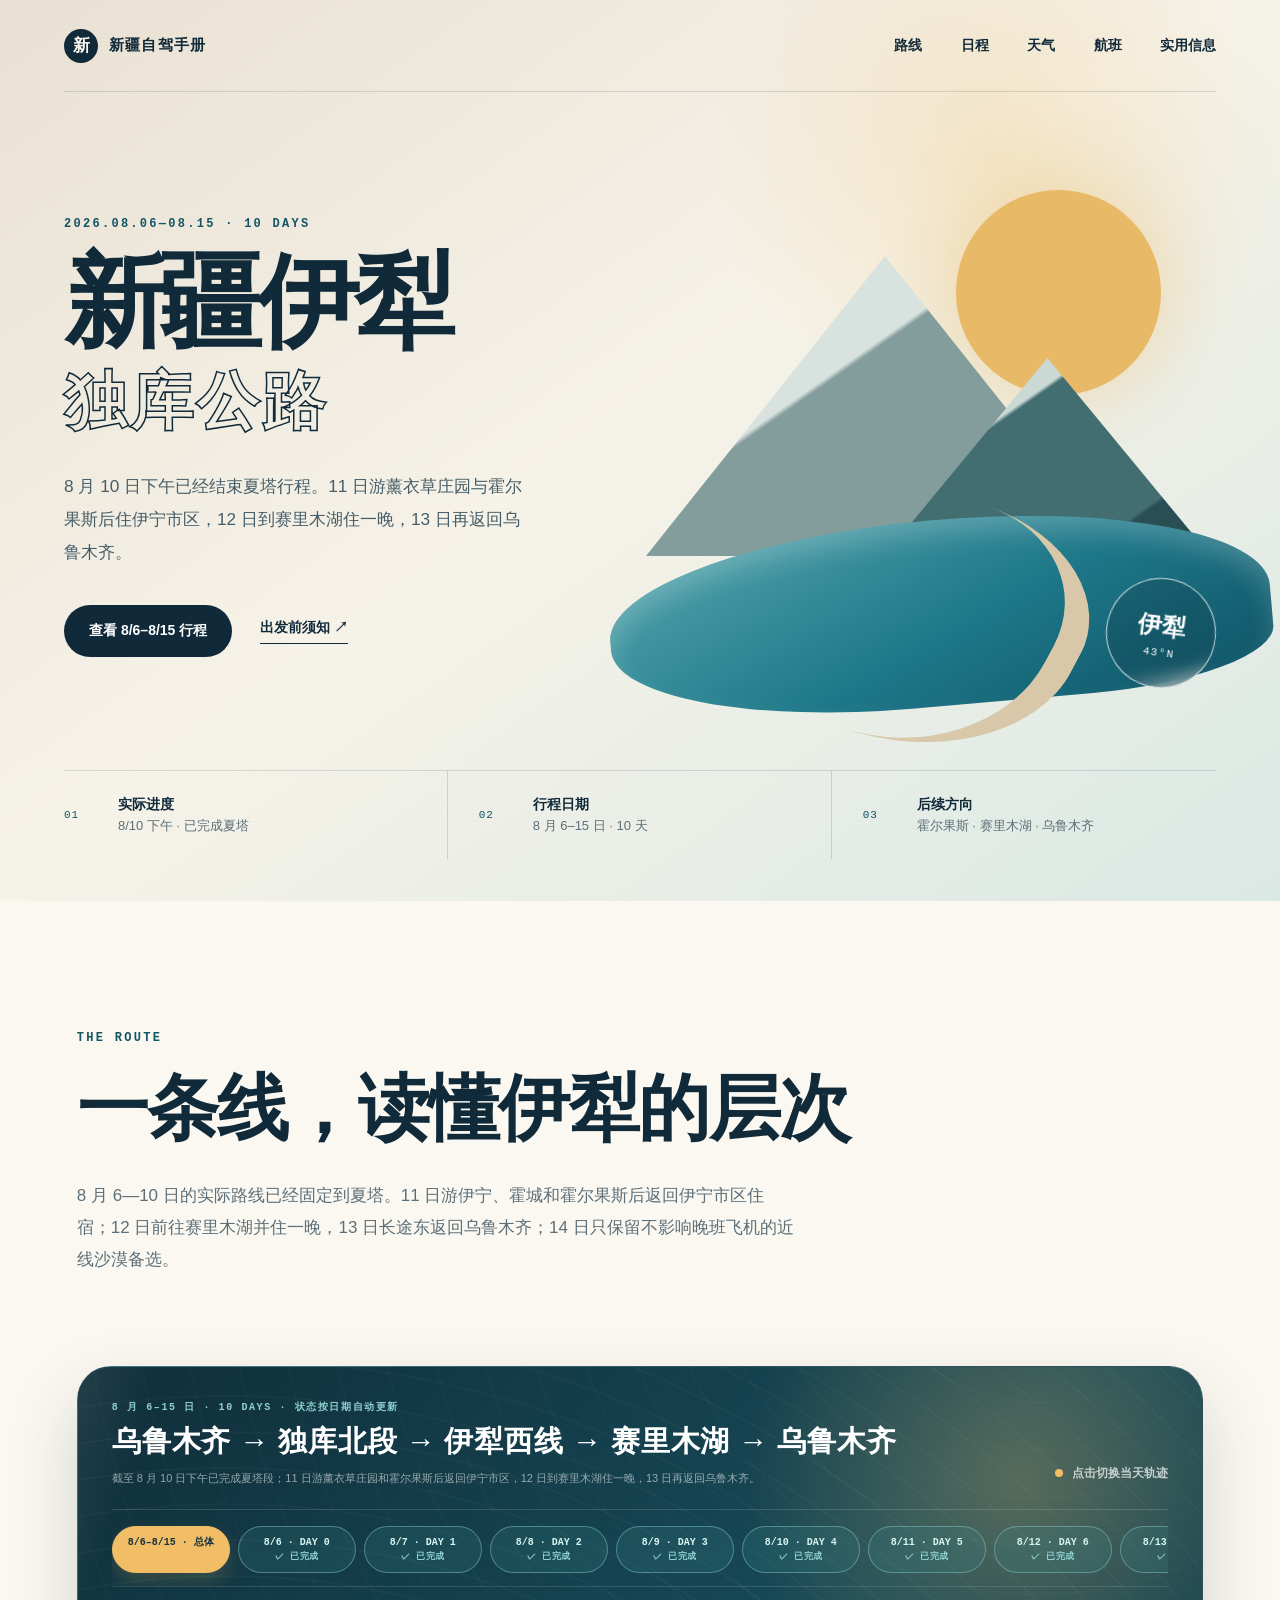
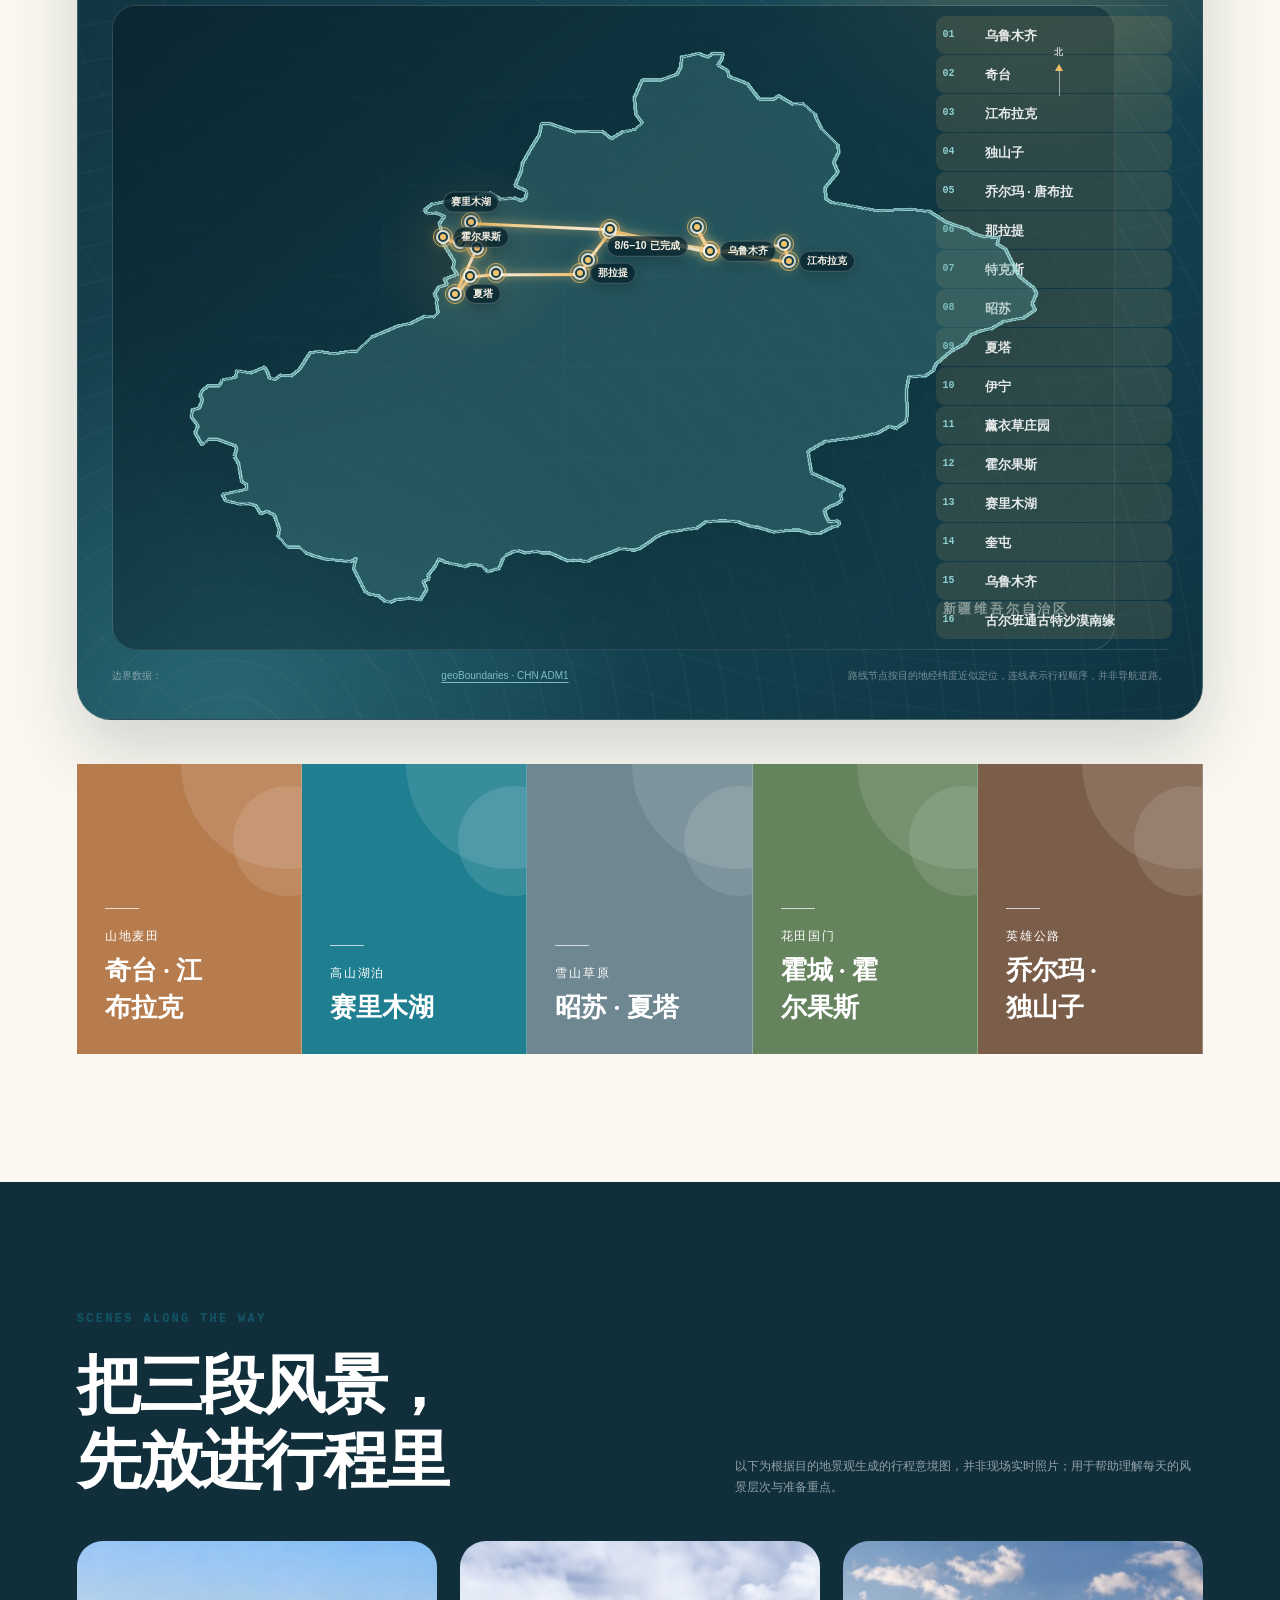
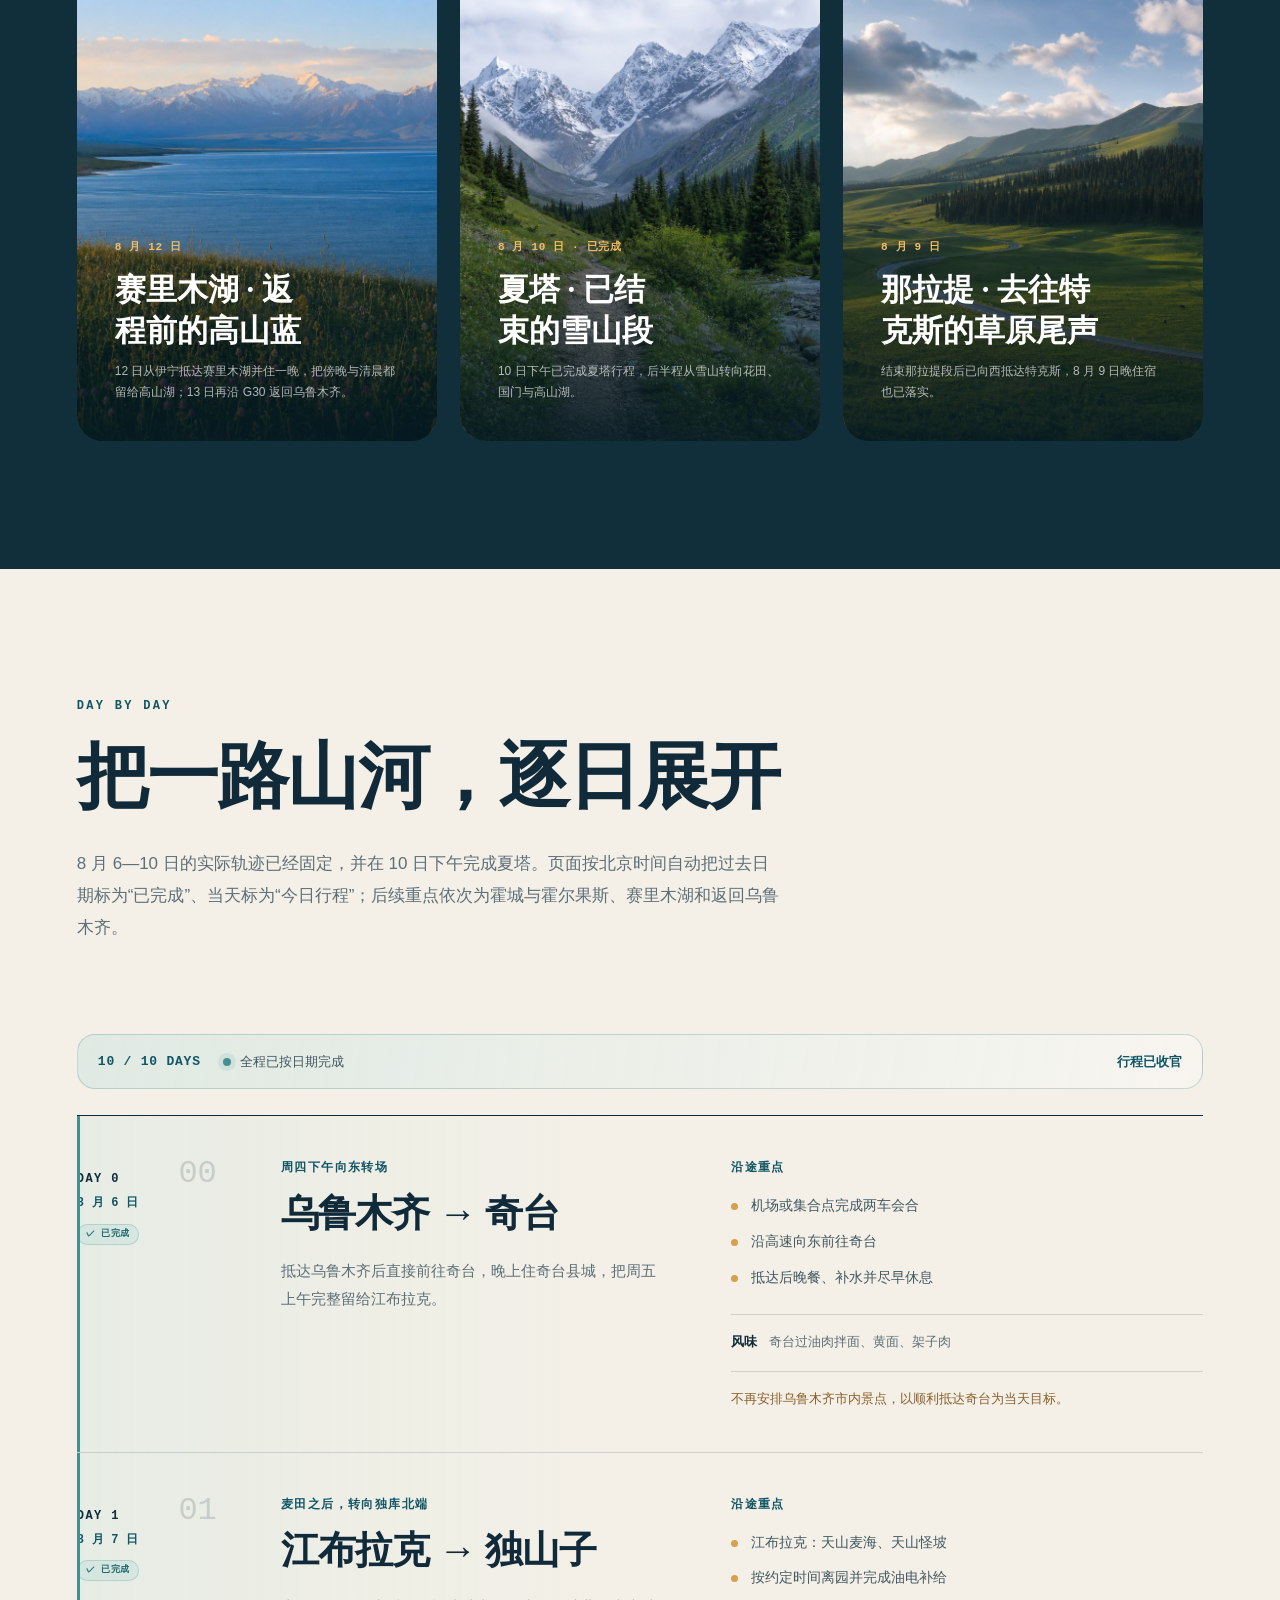
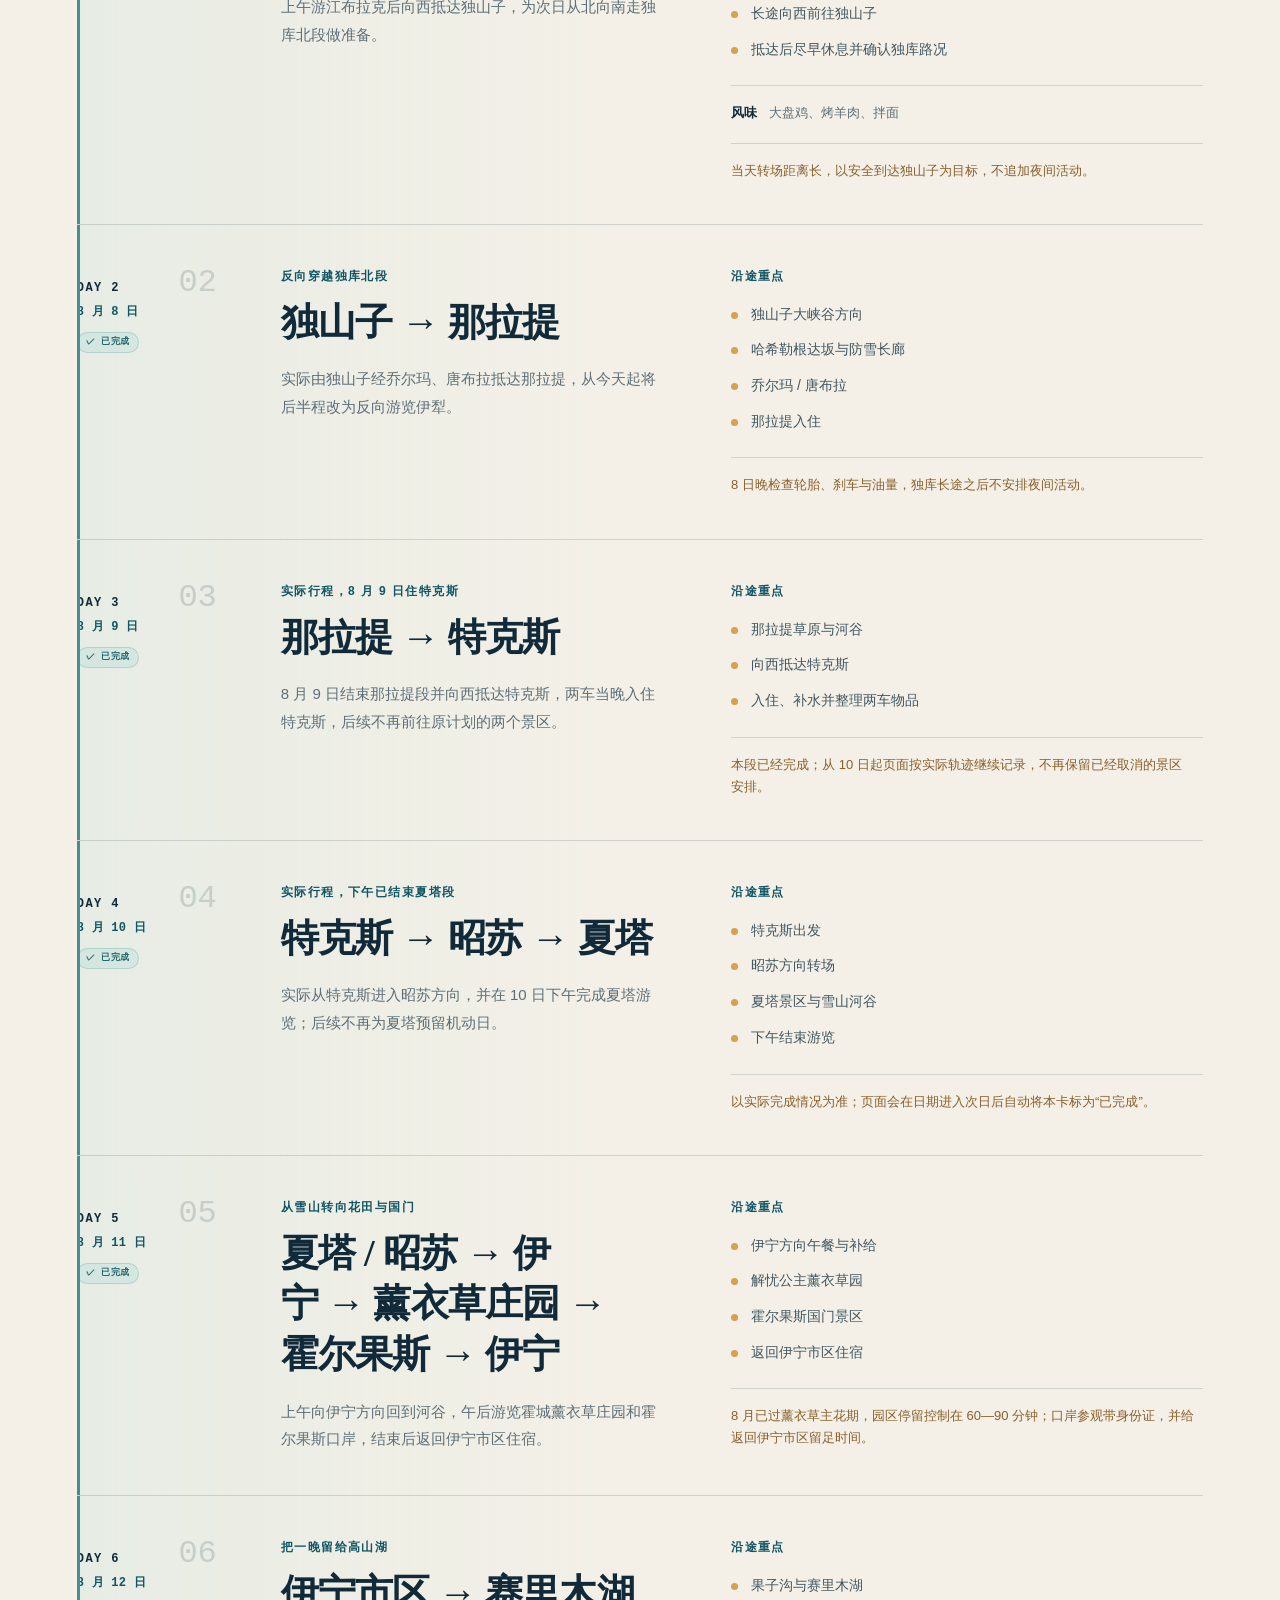
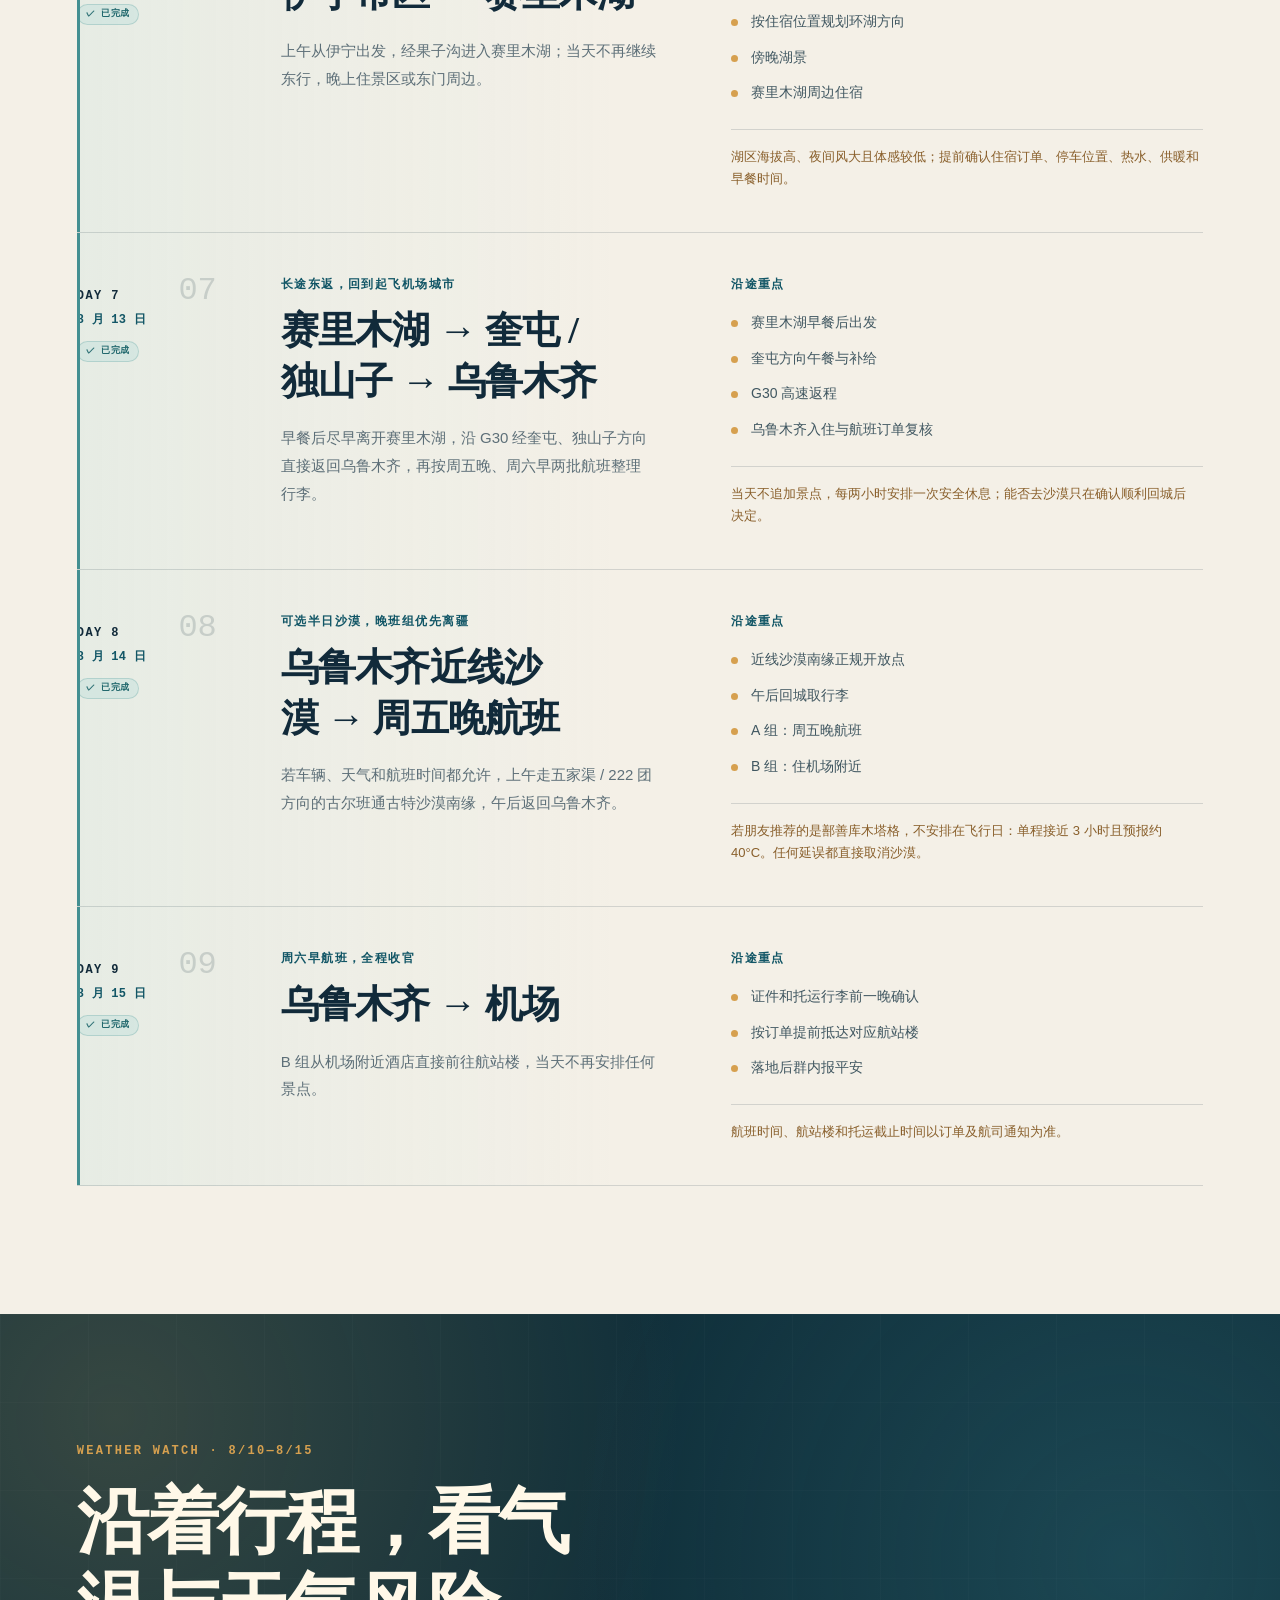
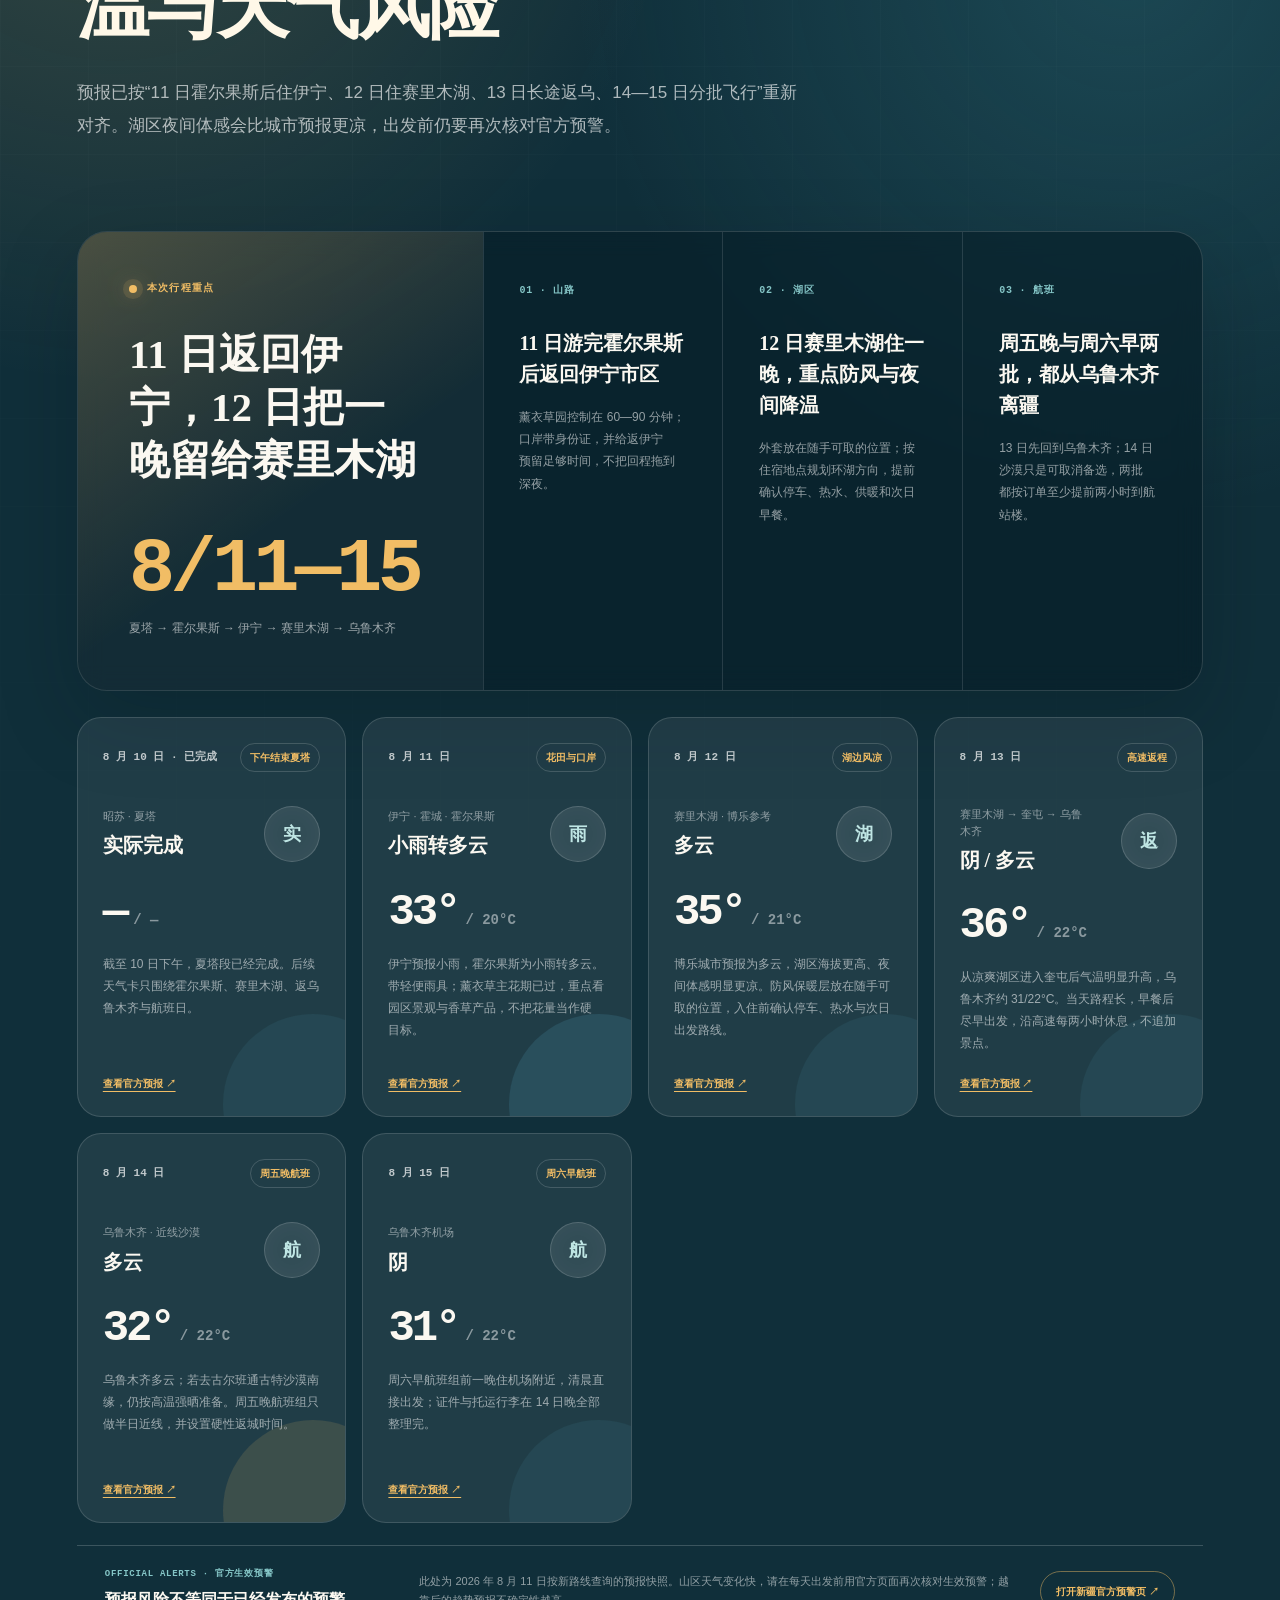
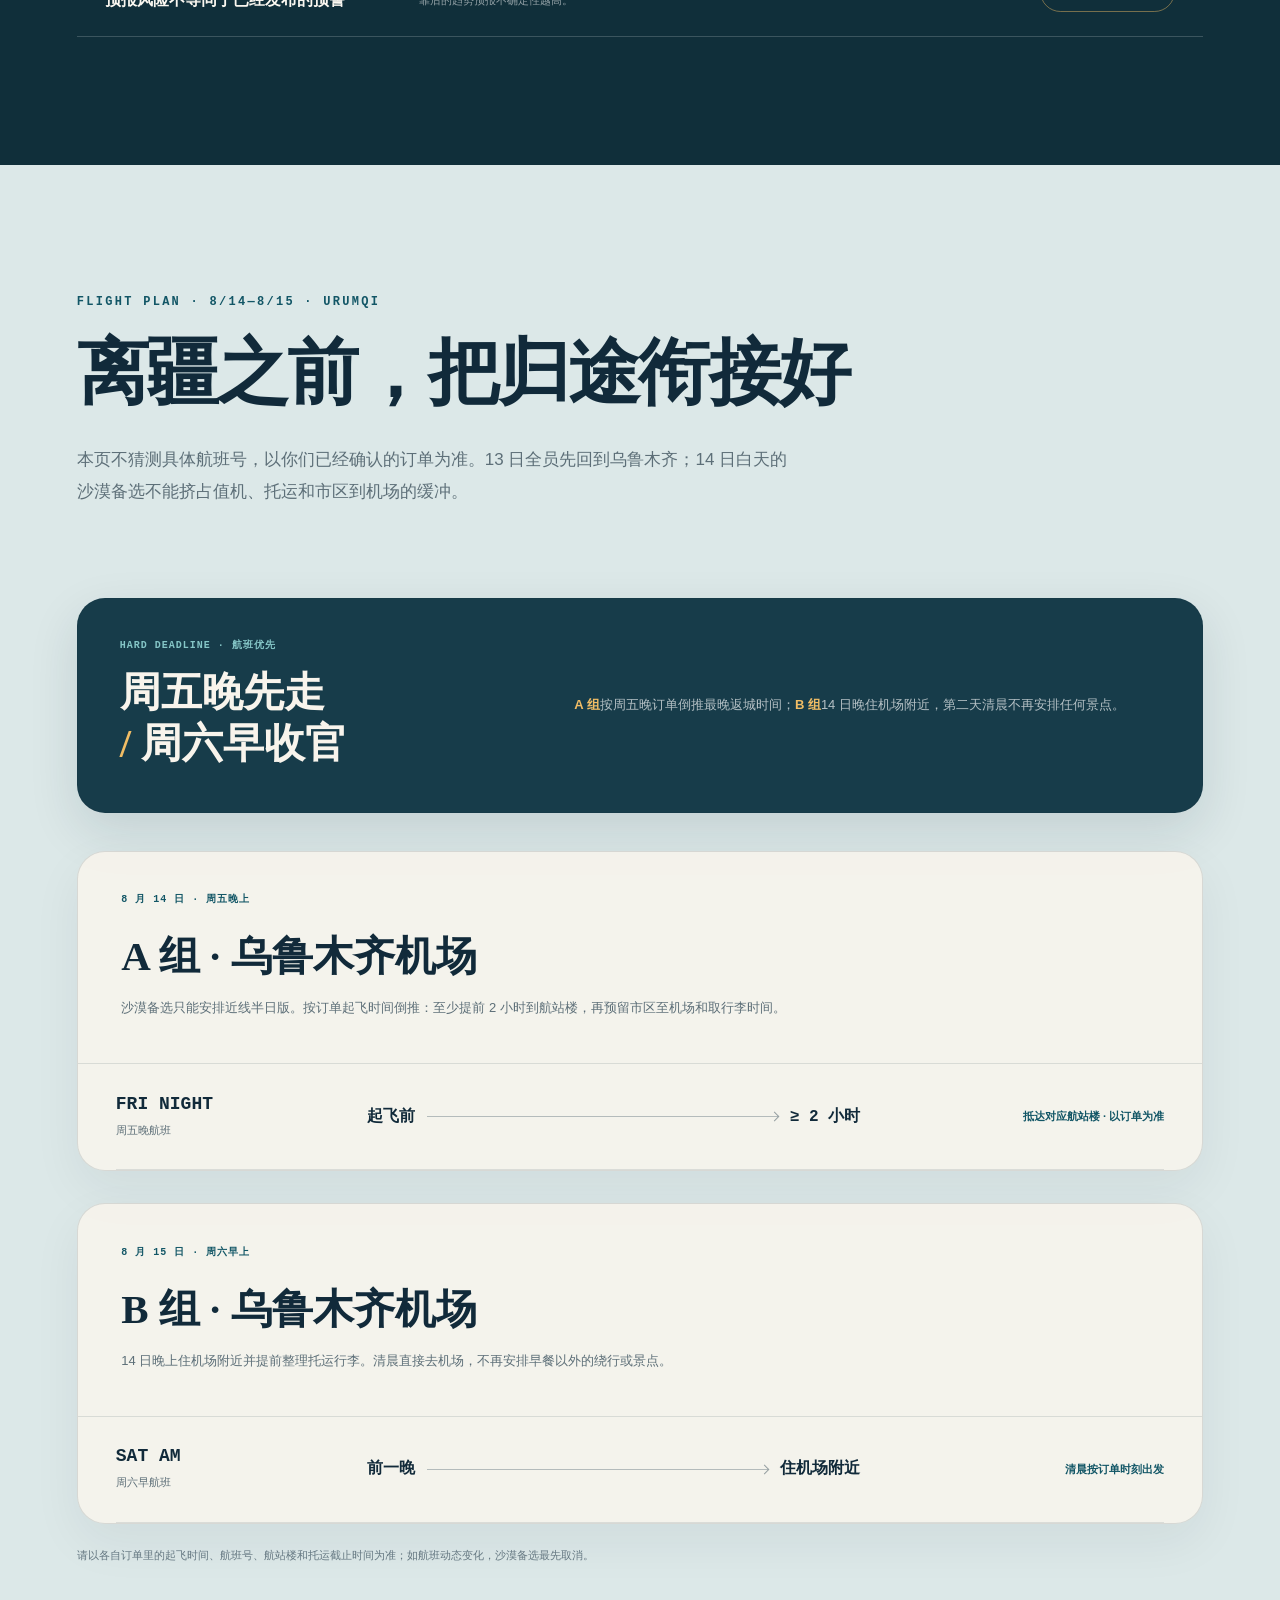
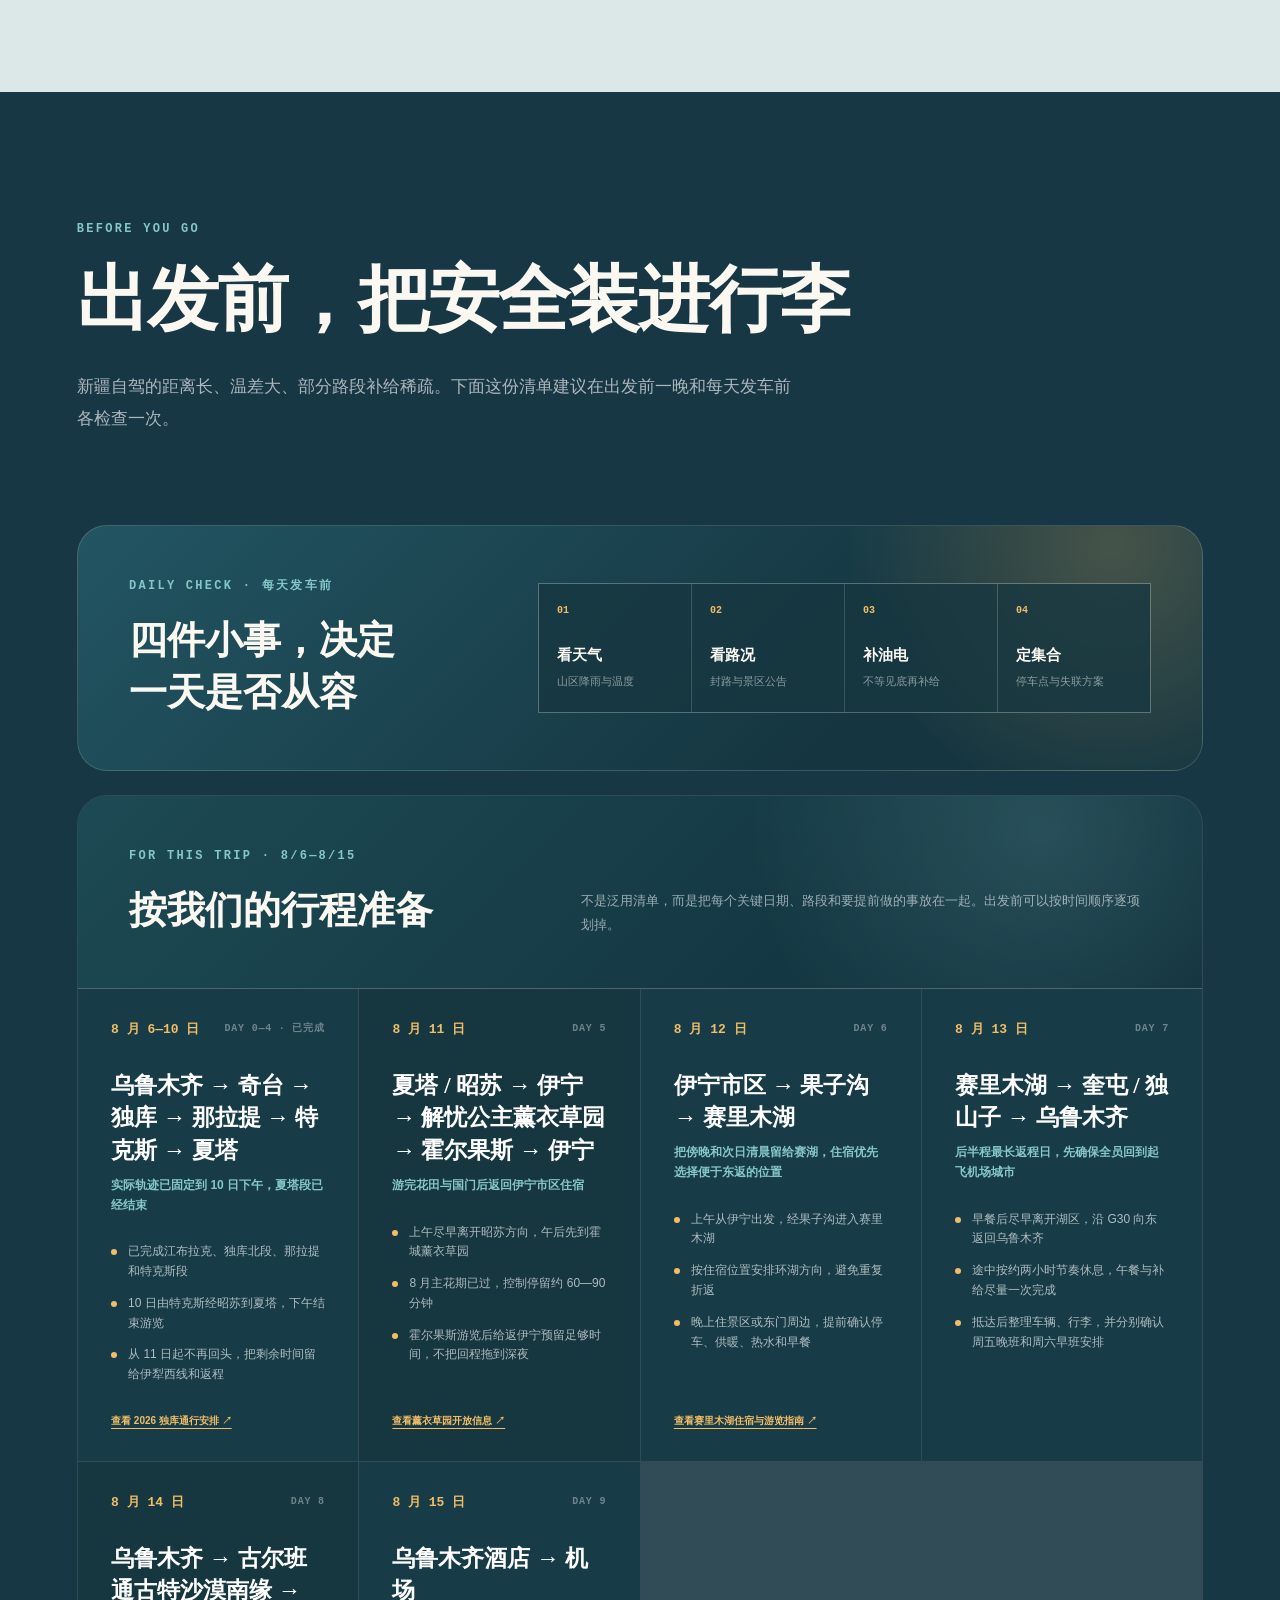
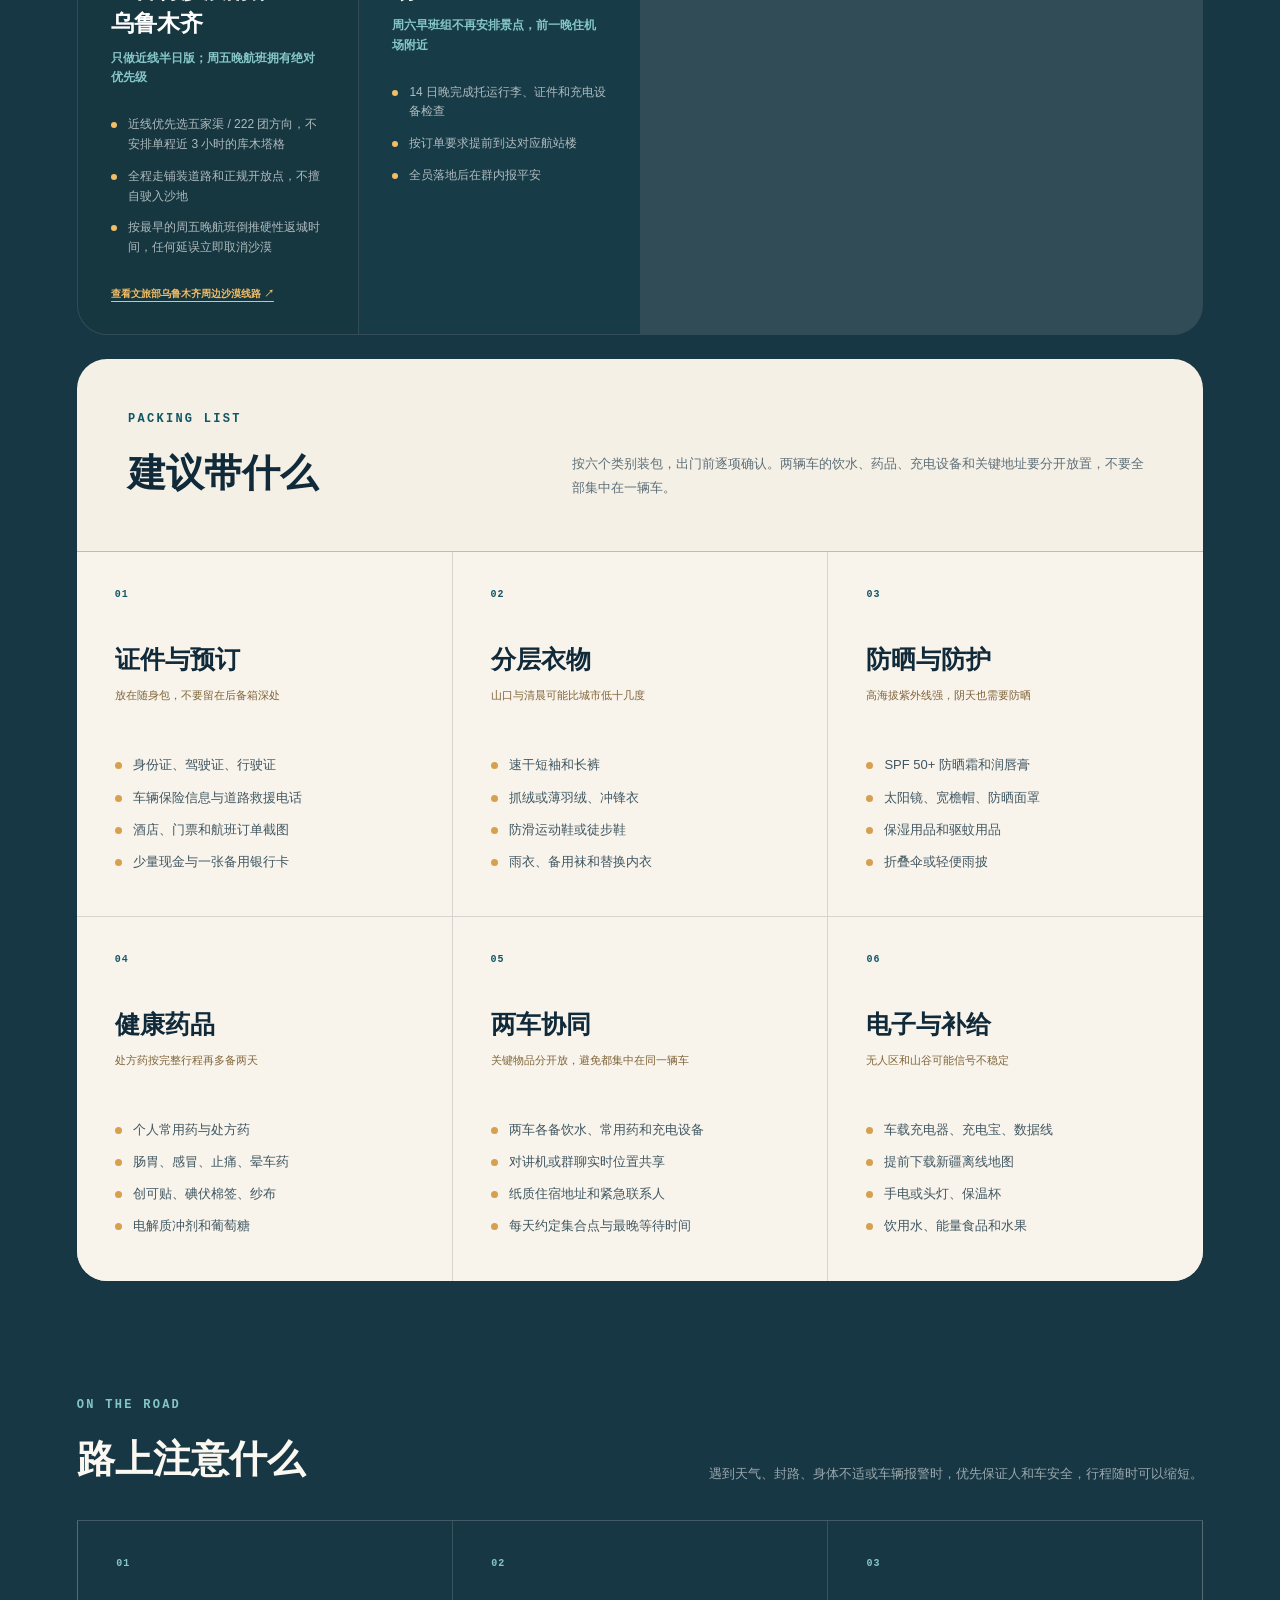
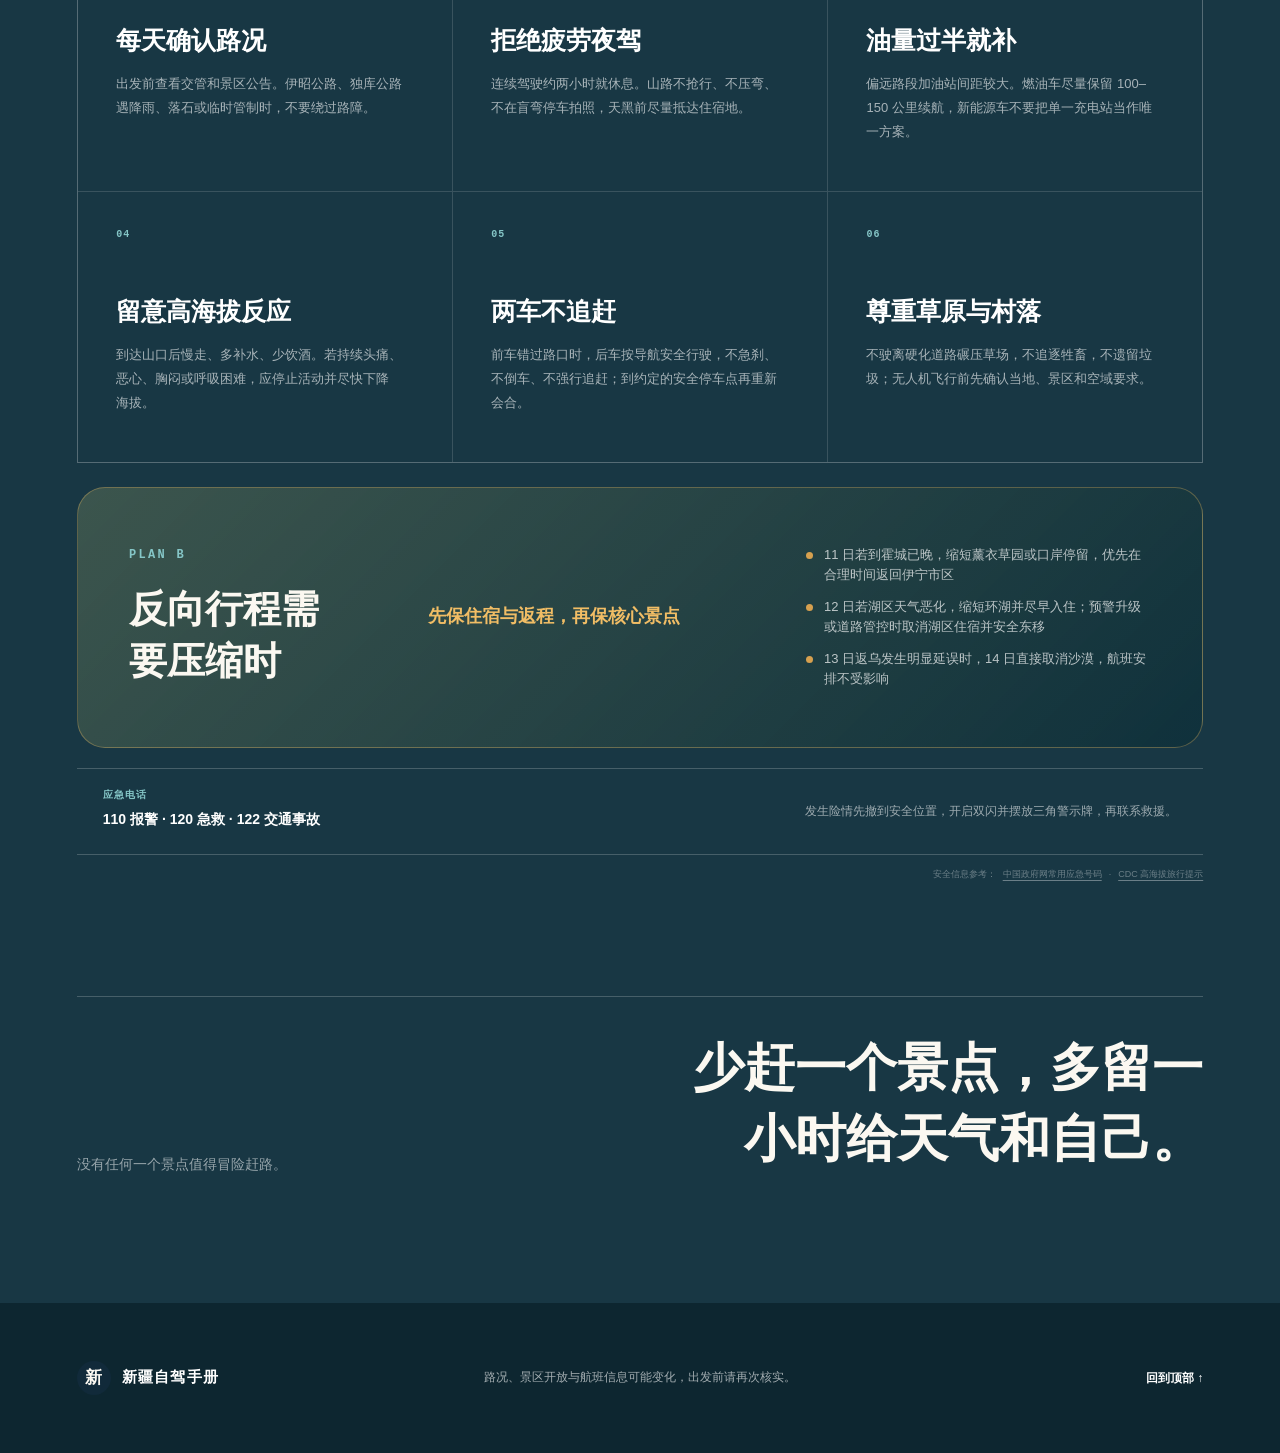
<file: index.html>
<!DOCTYPE html><html lang="zh-CN"><head><meta charSet="utf-8"/><meta name="viewport" content="width=device-width, initial-scale=1"/><link rel="preload" href="/xinjiang-outline.png" as="image"/><link rel="stylesheet" href="assets/index-Ceg8aJCJ.css" data-rsc-css-href="assets/index-Ceg8aJCJ.css" data-precedence="vite-rsc/importer-resources"/><title>新疆伊犁 · 独库公路夏季深度自驾旅行手册</title><meta name="description" content="一份随实际轨迹持续更新的新疆伊犁与独库公路夏季深度自驾旅行手册，包含路线动画、逐日日程、天气提醒、返程安排和行前准备。"/><meta property="og:title" content="新疆伊犁 · 独库公路"/><meta property="og:description" content="新疆伊犁与独库公路夏季深度自驾旅行手册"/><meta property="og:type" content="website"/><meta property="og:locale" content="zh_CN"/><meta property="og:image" content="https://chastelover.github.io/xinjiang-yili-roadtrip/og.jpg"/><meta property="og:image:width" content="1200"/><meta property="og:image:height" content="630"/><meta property="og:image:alt" content="新疆伊犁与独库公路夏季自驾旅行手册"/><meta name="twitter:card" content="summary_large_image"/><meta name="twitter:title" content="新疆伊犁 · 独库公路"/><meta name="twitter:description" content="新疆伊犁与独库公路夏季深度自驾旅行手册"/><meta name="twitter:image" content="https://chastelover.github.io/xinjiang-yili-roadtrip/og.jpg"/>
</head><body><main><header class="hero" id="top"><nav class="nav" aria-label="页面导航"><a class="brand" href="#top" aria-label="返回顶部"><span class="brand-mark">新</span><span>新疆自驾手册</span></a><div class="nav-links"><a href="#route">路线</a><a href="#itinerary">日程</a><a href="#weather">天气</a><a href="#flights">航班</a><a href="#tips">实用信息</a></div></nav><div class="hero-grid"><div class="hero-copy"><p class="hero-kicker">2026.08.06—08.15 · 10 DAYS</p><h1>新疆伊犁<span>独库公路</span></h1><p class="hero-lead">8 月 10 日下午已经结束夏塔行程。11 日游薰衣草庄园与霍尔果斯后住伊宁市区，12 日到赛里木湖住一晚，13 日再返回乌鲁木齐。</p><div class="hero-actions"><a class="primary-button" href="#itinerary">查看 8/6–8/15 行程</a><a class="text-link" href="#tips">出发前须知 <span aria-hidden="true">↗</span></a></div></div><div class="hero-art" aria-hidden="true"><div class="sun"></div><div class="mountain mountain-back"></div><div class="mountain mountain-front"></div><div class="lake-shape"></div><div class="road-shape"></div><div class="hero-stamp"><strong>伊犁</strong><span>43°N</span></div></div></div><div class="quick-facts" aria-label="行程概要"><div><span>01</span><p><strong>实际进度</strong>8/10 下午 · 已完成夏塔</p></div><div><span>02</span><p><strong>行程日期</strong>8 月 6–15 日 · 10 天</p></div><div><span>03</span><p><strong>后续方向</strong>霍尔果斯 · 赛里木湖 · 乌鲁木齐</p></div></div></header><section class="route-section" id="route"><div class="section-heading"><p class="eyebrow">THE ROUTE</p><h2>一条线，读懂伊犁的层次</h2><p class="section-intro">8 月 6—10 日的实际路线已经固定到夏塔。11 日游伊宁、霍城和霍尔果斯后返回伊宁市区住宿；12 日前往赛里木湖并住一晚，13 日长途东返回乌鲁木齐；14 日只保留不影响晚班飞机的近线沙漠备选。</p></div><div class="route-journey"><input class="route-view-input" type="radio" id="route-view-all" aria-label="显示8/6–8/15 · 总体：乌鲁木齐 → 独库北段 → 伊犁西线 → 赛里木湖 → 乌鲁木齐" name="route-view" checked=""/><input class="route-view-input" type="radio" id="route-view-day-0" aria-label="显示8/6 · DAY 0：乌鲁木齐 → 奇台" name="route-view"/><input class="route-view-input" type="radio" id="route-view-day-1" aria-label="显示8/7 · DAY 1：奇台 → 江布拉克 → 独山子" name="route-view"/><input class="route-view-input" type="radio" id="route-view-day-2" aria-label="显示8/8 · DAY 2：独山子 → 乔尔玛 / 唐布拉 → 那拉提" name="route-view"/><input class="route-view-input" type="radio" id="route-view-day-3" aria-label="显示8/9 · DAY 3：那拉提 → 特克斯" name="route-view"/><input class="route-view-input" type="radio" id="route-view-day-4" aria-label="显示8/10 · DAY 4：特克斯 → 昭苏 → 夏塔" name="route-view"/><input class="route-view-input" type="radio" id="route-view-day-5" aria-label="显示8/11 · DAY 5：夏塔 / 昭苏 → 伊宁 → 薰衣草庄园 → 霍尔果斯 → 伊宁" name="route-view"/><input class="route-view-input" type="radio" id="route-view-day-6" aria-label="显示8/12 · DAY 6：伊宁市区 → 赛里木湖" name="route-view"/><input class="route-view-input" type="radio" id="route-view-day-7" aria-label="显示8/13 · DAY 7：赛里木湖 → 奎屯 / 独山子 → 乌鲁木齐" name="route-view"/><input class="route-view-input" type="radio" id="route-view-day-8" aria-label="显示8/14 · DAY 8：乌鲁木齐 → 古尔班通古特沙漠南缘 → 乌鲁木齐机场" name="route-view"/><input class="route-view-input" type="radio" id="route-view-day-9" aria-label="显示8/15 · DAY 9：乌鲁木齐 → 机场" name="route-view"/><div class="route-journey-head"><div class="route-mode-copy" aria-live="polite"><span class="route-mode-all"><small>8 月 6–15 日 · 10 DAYS · 状态按日期自动更新</small><strong>乌鲁木齐 → 独库北段 → 伊犁西线 → 赛里木湖 → 乌鲁木齐</strong><em>截至 8 月 10 日下午已完成夏塔段；11 日游薰衣草庄园和霍尔果斯后返回伊宁市区，12 日到赛里木湖住一晚，13 日再返回乌鲁木齐。</em></span><span class="route-mode-day-0"><small>8 月 6 日 · 周四下午 · 向东转场</small><strong>乌鲁木齐 → 奇台</strong><em>抵达后直接前往奇台，晚上在县城休息，为次日上午江布拉克留出时间。</em></span><span class="route-mode-day-1"><small>8 月 7 日 · 上午江布拉克 · 超长转场</small><strong>奇台 → 江布拉克 → 独山子</strong><em>上午游览江布拉克后向西抵达独山子，为次日从北向南穿越独库北段做准备。</em></span><span class="route-mode-day-2"><small>8 月 8 日 · 实际行程 · 独库反向穿越</small><strong>独山子 → 乔尔玛 / 唐布拉 → 那拉提</strong><em>今天已从独山子沿独库北段向南抵达那拉提，原计划从此整体反向重排。</em></span><span class="route-mode-day-3"><small>8 月 9 日 · 实际行程 · 住宿特克斯</small><strong>那拉提 → 特克斯</strong><em>已结束那拉提段并向西抵达特克斯，9 日晚住特克斯；后续不再进入琼库什台和喀拉峻。</em></span><span class="route-mode-day-4"><small>8 月 10 日 · 实际行程 · 下午结束夏塔</small><strong>特克斯 → 昭苏 → 夏塔</strong><em>实际行程已在 10 日下午完成夏塔段，后续不再为夏塔预留机动日。</em></span><span class="route-mode-day-5"><small>8 月 11 日 · 伊犁西线 · 花田与口岸</small><strong>夏塔 / 昭苏 → 伊宁 → 薰衣草庄园 → 霍尔果斯 → 伊宁</strong><em>先向伊宁方向回到河谷，再到霍城薰衣草庄园和霍尔果斯口岸；游览结束后返回伊宁市区住宿。</em></span><span class="route-mode-day-6"><small>8 月 12 日 · 高山湖泊 · 湖畔过夜</small><strong>伊宁市区 → 赛里木湖</strong><em>上午从伊宁出发，经果子沟前往赛里木湖；当天把节奏留给环湖与傍晚光线，晚上住赛里木湖周边。</em></span><span class="route-mode-day-7"><small>8 月 13 日 · 返回乌鲁木齐</small><strong>赛里木湖 → 奎屯 / 独山子 → 乌鲁木齐</strong><em>早餐后尽早离开湖区，沿 G30 经奎屯、独山子方向直接返回乌鲁木齐；这是后半程最长的返程日。</em></span><span class="route-mode-day-8"><small>8 月 14 日 · 周五 · 沙漠备选 / 晚班离疆</small><strong>乌鲁木齐 → 古尔班通古特沙漠南缘 → 乌鲁木齐机场</strong><em>只安排乌鲁木齐北侧近线沙漠半日版；周五晚航班组最晚下午返回市区取行李并前往机场。</em></span><span class="route-mode-day-9"><small>8 月 15 日 · 周六清晨 · 全程收官</small><strong>乌鲁木齐 → 机场</strong><em>周六早班组前一晚住机场附近，清晨按航司要求提前抵达；当天不再安排任何景点。</em></span></div><p class="route-live"><span class="route-live-dot"></span>点击切换当天轨迹</p></div><div class="route-day-switcher" aria-label="选择总体或每日路线"><label for="route-view-all" data-route-replay="all" title="再次点击可重新播放总体路线" tabindex="0"><span>8/6–8/15 · 总体</span></label><label for="route-view-day-0" class="is-completed" data-trip-date="2026-08-06" data-trip-status="completed"><span>8/6 · DAY 0</span><em data-trip-status-label="true">✓ 已完成</em></label><label for="route-view-day-1" class="is-completed" data-trip-date="2026-08-07" data-trip-status="completed"><span>8/7 · DAY 1</span><em data-trip-status-label="true">✓ 已完成</em></label><label for="route-view-day-2" class="is-completed" data-trip-date="2026-08-08" data-trip-status="completed"><span>8/8 · DAY 2</span><em data-trip-status-label="true">✓ 已完成</em></label><label for="route-view-day-3" class="is-completed" data-trip-date="2026-08-09" data-trip-status="completed"><span>8/9 · DAY 3</span><em data-trip-status-label="true">✓ 已完成</em></label><label for="route-view-day-4" class="is-completed" data-trip-date="2026-08-10" data-trip-status="completed"><span>8/10 · DAY 4</span><em data-trip-status-label="true">✓ 已完成</em></label><label for="route-view-day-5" class="is-current" data-trip-date="2026-08-11" data-trip-status="current"><span>8/11 · DAY 5</span><em data-trip-status-label="true">● 今日行程</em></label><label for="route-view-day-6" class="is-upcoming" data-trip-date="2026-08-12" data-trip-status="upcoming"><span>8/12 · DAY 6</span><em data-trip-status-label="true">待出发</em></label><label for="route-view-day-7" class="is-upcoming" data-trip-date="2026-08-13" data-trip-status="upcoming"><span>8/13 · DAY 7</span><em data-trip-status-label="true">待出发</em></label><label for="route-view-day-8" class="is-upcoming" data-trip-date="2026-08-14" data-trip-status="upcoming"><span>8/14 · DAY 8</span><em data-trip-status-label="true">待出发</em></label><label for="route-view-day-9" class="is-upcoming" data-trip-date="2026-08-15" data-trip-status="upcoming"><span>8/15 · DAY 9</span><em data-trip-status-label="true">待出发</em></label></div><div class="route-scroll" role="region" aria-label="新疆实景轮廓路线图：乌鲁木齐，奇台，江布拉克，独山子，乔尔玛 · 唐布拉，那拉提，特克斯，昭苏，夏塔，伊宁，薰衣草庄园，霍尔果斯，赛里木湖，奎屯，乌鲁木齐，古尔班通古特沙漠南缘" tabindex="0"><div class="route-map-layout"><div class="route-map-plot" aria-hidden="true"><img class="route-map-shape" src="xinjiang-outline.png" width="1400" height="900" alt=""/><div class="route-map-grid"></div><span class="route-map-title">新疆维吾尔自治区</span><span class="route-map-compass"><strong>北</strong><i></i></span><div class="route-layer route-layer-all route-layer-all"><span class="route-map-segment" style="left:59.68401168355537%;top:38.047181500882616%;width:7.36685669477194%;transform:rotate(-5.675872774549616deg);--segment-index:0"><i></i><b></b></span><span class="route-map-segment" style="left:67.01475092857727%;top:36.91382323411351%;width:1.8591545268382197%;transform:rotate(72.49737150034711deg);--segment-index:1"><i></i><b></b></span><span class="route-map-segment" style="left:67.57389081940181%;top:39.67195006957909%;width:18.234831155064736%;transform:rotate(-170.80218309345deg);--segment-index:2"><i></i><b></b></span><span class="route-map-segment" style="left:49.57351662851233%;top:35.13794022984784%;width:3.492841254975243%;transform:rotate(127.23483398156449deg);--segment-index:3"><i></i><b></b></span><span class="route-map-segment" style="left:47.46005682897639%;top:39.46373514118031%;width:1.5328165014952229%;transform:rotate(122.15229514127248deg);--segment-index:4"><i></i><b></b></span><span class="route-map-segment" style="left:46.64433550283972%;top:41.48243943313546%;width:8.379764745056951%;transform:rotate(179.74648050622793deg);--segment-index:5"><i></i><b></b></span><span class="route-map-segment" style="left:38.264652788890324%;top:41.54011669861988%;width:2.645318851933553%;transform:rotate(174.36931724236277deg);--segment-index:6"><i></i><b></b></span><span class="route-map-segment" style="left:35.63209759999468%;top:41.94385755701091%;width:2.2699637765228946%;transform:rotate(128.3674853848507deg);--segment-index:7"><i></i><b></b></span><span class="route-map-segment" style="left:34.22312440030409%;top:44.712366300263675%;width:5.086605098974445%;transform:rotate(-65.26569747095581deg);--segment-index:8"><i></i><b></b></span><span class="route-map-segment" style="left:36.35141549667884%;top:37.525779020903364%;width:1.730692237736292%;transform:rotate(-162.03086025983598deg);--segment-index:9"><i></i><b></b></span><span class="route-map-segment" style="left:34.70514154756665%;top:36.6952263979275%;width:1.7828427966519071%;transform:rotate(-163.0724869358468deg);--segment-index:10"><i></i><b></b></span><span class="route-map-segment" style="left:32.999542411099085%;top:35.88774468114544%;width:3.5133899119579404%;transform:rotate(17.440595881664088deg);--segment-index:11"><i></i><b></b></span><span class="route-map-segment" style="left:36.35141549667884%;top:37.525779020903364%;width:2.5932831064465205%;transform:rotate(-102.04898454469357deg);--segment-index:12"><i></i><b></b></span><span class="route-map-segment" style="left:35.81007316206087%;top:33.580654061768136%;width:13.814909173889573%;transform:rotate(2.6151310475868765deg);--segment-index:13"><i></i><b></b></span><span class="route-map-segment" style="left:49.61059487060947%;top:34.5611675750035%;width:10.319682524761012%;transform:rotate(12.542205007317197deg);--segment-index:14"><i></i><b></b></span><span class="route-map-segment" style="left:59.68401168355537%;top:38.047181500882616%;width:2.781564152386436%;transform:rotate(-119.2712166619784deg);--segment-index:15"><i></i><b></b></span><span class="route-map-segment" style="left:58.32398176343296%;top:34.27278124758136%;width:2.781564152386436%;transform:rotate(60.7287833380216deg);--segment-index:16"><i></i><b></b></span><span class="route-map-point" style="left:59.68401168355537%;top:38.047181500882616%;--stop-index:0"></span><span class="route-map-point" style="left:67.01475092857727%;top:36.91382323411351%;--stop-index:1"></span><span class="route-map-point" style="left:67.57389081940181%;top:39.67195006957909%;--stop-index:2"></span><span class="route-map-point" style="left:49.57351662851233%;top:35.13794022984784%;--stop-index:3"></span><span class="route-map-point" style="left:47.46005682897639%;top:39.46373514118031%;--stop-index:4"></span><span class="route-map-point" style="left:46.64433550283972%;top:41.48243943313546%;--stop-index:5"></span><span class="route-map-point" style="left:38.264652788890324%;top:41.54011669861988%;--stop-index:6"></span><span class="route-map-point" style="left:35.63209759999468%;top:41.94385755701091%;--stop-index:7"></span><span class="route-map-point" style="left:34.22312440030409%;top:44.712366300263675%;--stop-index:8"></span><span class="route-map-point" style="left:36.35141549667884%;top:37.525779020903364%;--stop-index:9"></span><span class="route-map-point" style="left:34.70514154756665%;top:36.6952263979275%;--stop-index:10"></span><span class="route-map-point" style="left:32.999542411099085%;top:35.88774468114544%;--stop-index:11"></span><span class="route-map-point" style="left:36.35141549667884%;top:37.525779020903364%;--stop-index:12"></span><span class="route-map-point" style="left:35.81007316206087%;top:33.580654061768136%;--stop-index:13"></span><span class="route-map-point" style="left:49.61059487060947%;top:34.5611675750035%;--stop-index:14"></span><span class="route-map-point" style="left:59.68401168355537%;top:38.047181500882616%;--stop-index:15"></span><span class="route-map-point" style="left:58.32398176343296%;top:34.27278124758136%;--stop-index:16"></span></div><div class="route-layer route-layer-day-0 route-layer-day"><span class="route-map-segment" style="left:59.68401168355537%;top:38.047181500882616%;width:7.36685669477194%;transform:rotate(-5.675872774549616deg);--segment-index:0"><i></i><b></b></span><span class="route-map-point" style="left:59.68401168355537%;top:38.047181500882616%;--stop-index:0"><strong class="is-start">乌鲁木齐</strong></span><span class="route-map-point" style="left:67.01475092857727%;top:36.91382323411351%;--stop-index:1"><strong class="is-end">奇台</strong></span></div><div class="route-layer route-layer-day-1 route-layer-day"><span class="route-map-segment" style="left:67.01475092857727%;top:36.91382323411351%;width:1.8591545268382197%;transform:rotate(72.49737150034711deg);--segment-index:0"><i></i><b></b></span><span class="route-map-segment" style="left:67.57389081940181%;top:39.67195006957909%;width:18.234831155064736%;transform:rotate(-170.80218309345deg);--segment-index:1"><i></i><b></b></span><span class="route-map-point" style="left:67.01475092857727%;top:36.91382323411351%;--stop-index:0"><strong class="is-start">奇台</strong></span><span class="route-map-point" style="left:67.57389081940181%;top:39.67195006957909%;--stop-index:1"></span><span class="route-map-point" style="left:49.57351662851233%;top:35.13794022984784%;--stop-index:2"><strong class="is-end">独山子</strong></span></div><div class="route-layer route-layer-day-2 route-layer-day"><span class="route-map-segment" style="left:49.57351662851233%;top:35.13794022984784%;width:3.492841254975243%;transform:rotate(127.23483398156449deg);--segment-index:0"><i></i><b></b></span><span class="route-map-segment" style="left:47.46005682897639%;top:39.46373514118031%;width:1.5328165014952229%;transform:rotate(122.15229514127248deg);--segment-index:1"><i></i><b></b></span><span class="route-map-point" style="left:49.57351662851233%;top:35.13794022984784%;--stop-index:0"><strong class="is-start">独山子</strong></span><span class="route-map-point" style="left:47.46005682897639%;top:39.46373514118031%;--stop-index:1"></span><span class="route-map-point" style="left:46.64433550283972%;top:41.48243943313546%;--stop-index:2"><strong class="is-end">那拉提</strong></span></div><div class="route-layer route-layer-day-3 route-layer-day"><span class="route-map-segment" style="left:46.64433550283972%;top:41.48243943313546%;width:8.379764745056951%;transform:rotate(179.74648050622793deg);--segment-index:0"><i></i><b></b></span><span class="route-map-point" style="left:46.64433550283972%;top:41.48243943313546%;--stop-index:0"><strong class="is-start">那拉提</strong></span><span class="route-map-point" style="left:38.264652788890324%;top:41.54011669861988%;--stop-index:1"><strong class="is-end">特克斯</strong></span></div><div class="route-layer route-layer-day-4 route-layer-day"><span class="route-map-segment" style="left:38.264652788890324%;top:41.54011669861988%;width:2.645318851933553%;transform:rotate(174.36931724236277deg);--segment-index:0"><i></i><b></b></span><span class="route-map-segment" style="left:35.63209759999468%;top:41.94385755701091%;width:2.2699637765228946%;transform:rotate(128.3674853848507deg);--segment-index:1"><i></i><b></b></span><span class="route-map-point" style="left:38.264652788890324%;top:41.54011669861988%;--stop-index:0"><strong class="is-start">特克斯</strong></span><span class="route-map-point" style="left:35.63209759999468%;top:41.94385755701091%;--stop-index:1"></span><span class="route-map-point" style="left:34.22312440030409%;top:44.712366300263675%;--stop-index:2"><strong class="is-end">夏塔</strong></span></div><div class="route-layer route-layer-day-5 route-layer-day"><span class="route-map-segment" style="left:34.22312440030409%;top:44.712366300263675%;width:5.086605098974445%;transform:rotate(-65.26569747095581deg);--segment-index:0"><i></i><b></b></span><span class="route-map-segment" style="left:36.35141549667884%;top:37.525779020903364%;width:1.730692237736292%;transform:rotate(-162.03086025983598deg);--segment-index:1"><i></i><b></b></span><span class="route-map-segment" style="left:34.70514154756665%;top:36.6952263979275%;width:1.7828427966519071%;transform:rotate(-163.0724869358468deg);--segment-index:2"><i></i><b></b></span><span class="route-map-segment" style="left:32.999542411099085%;top:35.88774468114544%;width:3.5133899119579404%;transform:rotate(17.440595881664088deg);--segment-index:3"><i></i><b></b></span><span class="route-map-point" style="left:34.22312440030409%;top:44.712366300263675%;--stop-index:0"><strong class="is-start">夏塔</strong></span><span class="route-map-point" style="left:36.35141549667884%;top:37.525779020903364%;--stop-index:1"></span><span class="route-map-point" style="left:34.70514154756665%;top:36.6952263979275%;--stop-index:2"></span><span class="route-map-point" style="left:32.999542411099085%;top:35.88774468114544%;--stop-index:3"></span><span class="route-map-point" style="left:36.35141549667884%;top:37.525779020903364%;--stop-index:4"><strong class="is-end">伊宁</strong></span></div><div class="route-layer route-layer-day-6 route-layer-day"><span class="route-map-segment" style="left:36.35141549667884%;top:37.525779020903364%;width:2.5932831064465205%;transform:rotate(-102.04898454469357deg);--segment-index:0"><i></i><b></b></span><span class="route-map-point" style="left:36.35141549667884%;top:37.525779020903364%;--stop-index:0"><strong class="is-start">伊宁</strong></span><span class="route-map-point" style="left:35.81007316206087%;top:33.580654061768136%;--stop-index:1"><strong class="is-end">赛里木湖</strong></span></div><div class="route-layer route-layer-day-7 route-layer-day"><span class="route-map-segment" style="left:35.81007316206087%;top:33.580654061768136%;width:13.814909173889573%;transform:rotate(2.6151310475868765deg);--segment-index:0"><i></i><b></b></span><span class="route-map-segment" style="left:49.61059487060947%;top:34.5611675750035%;width:10.319682524761012%;transform:rotate(12.542205007317197deg);--segment-index:1"><i></i><b></b></span><span class="route-map-point" style="left:35.81007316206087%;top:33.580654061768136%;--stop-index:0"><strong class="is-start">赛里木湖</strong></span><span class="route-map-point" style="left:49.61059487060947%;top:34.5611675750035%;--stop-index:1"></span><span class="route-map-point" style="left:59.68401168355537%;top:38.047181500882616%;--stop-index:2"><strong class="is-end">乌鲁木齐</strong></span></div><div class="route-layer route-layer-day-8 route-layer-day"><span class="route-map-segment" style="left:59.68401168355537%;top:38.047181500882616%;width:2.781564152386436%;transform:rotate(-119.2712166619784deg);--segment-index:0"><i></i><b></b></span><span class="route-map-segment" style="left:58.32398176343296%;top:34.27278124758136%;width:2.781564152386436%;transform:rotate(60.7287833380216deg);--segment-index:1"><i></i><b></b></span><span class="route-map-point" style="left:59.68401168355537%;top:38.047181500882616%;--stop-index:0"><strong class="is-start">乌鲁木齐</strong></span><span class="route-map-point" style="left:58.32398176343296%;top:34.27278124758136%;--stop-index:1"></span><span class="route-map-point" style="left:59.68401168355537%;top:38.047181500882616%;--stop-index:2"><strong class="is-end">乌鲁木齐</strong></span></div><div class="route-layer route-layer-day-9 route-layer-day"><span class="route-map-point" style="left:59.68401168355537%;top:38.047181500882616%;--stop-index:0"><strong class="is-start">乌鲁木齐</strong></span></div><span class="route-map-label right" style="left:59.68401168355537%;top:38.047181500882616%">乌鲁木齐</span><span class="route-map-label right" style="left:67.57389081940181%;top:39.67195006957909%">江布拉克</span><span class="route-map-label top" style="left:35.81007316206087%;top:33.580654061768136%">赛里木湖</span><span class="route-map-label left" style="left:32.999542411099085%;top:35.88774468114544%">霍尔果斯</span><span class="route-map-label left" style="left:34.22312440030409%;top:44.712366300263675%">夏塔</span><span class="route-map-label right" style="left:46.64433550283972%;top:41.48243943313546%">那拉提</span><span class="route-map-label right" style="left:48.31285639721019%;top:37.32967631825626%">8/6–10 已完成</span></div><ol class="route-map-legend" aria-label="行程停靠点"><li data-route-days="all day-0"><span>01</span><strong>乌鲁木齐</strong></li><li data-route-days="all day-0 day-1"><span>02</span><strong>奇台</strong></li><li data-route-days="all day-1"><span>03</span><strong>江布拉克</strong></li><li data-route-days="all day-1 day-2"><span>04</span><strong>独山子</strong></li><li data-route-days="all day-2"><span>05</span><strong>乔尔玛 · 唐布拉</strong></li><li data-route-days="all day-2 day-3"><span>06</span><strong>那拉提</strong></li><li data-route-days="all day-3 day-4"><span>07</span><strong>特克斯</strong></li><li data-route-days="all day-4"><span>08</span><strong>昭苏</strong></li><li data-route-days="all day-4 day-5"><span>09</span><strong>夏塔</strong></li><li data-route-days="all day-5 day-6"><span>10</span><strong>伊宁</strong></li><li data-route-days="all day-5"><span>11</span><strong>薰衣草庄园</strong></li><li data-route-days="all day-5"><span>12</span><strong>霍尔果斯</strong></li><li data-route-days="all day-6 day-7"><span>13</span><strong>赛里木湖</strong></li><li data-route-days="all day-7"><span>14</span><strong>奎屯</strong></li><li data-route-days="all day-7 day-8 day-9"><span>15</span><strong>乌鲁木齐</strong></li><li data-route-days="all day-8"><span>16</span><strong>古尔班通古特沙漠南缘</strong></li></ol></div></div><p class="route-map-source">边界数据：<a href="https://www.geoboundaries.org/api/current/gbOpen/CHN/ADM1/" target="_blank" rel="noreferrer">geoBoundaries · CHN ADM1</a><span>路线节点按目的地经纬度近似定位，连线表示行程顺序，并非导航道路。</span></p></div><div class="landscape-grid"><article class="landscape-card sand"><span class="landscape-line"></span><p>山地麦田</p><h3>奇台 · 江布拉克</h3></article><article class="landscape-card lake"><span class="landscape-line"></span><p>高山湖泊</p><h3>赛里木湖</h3></article><article class="landscape-card snow"><span class="landscape-line"></span><p>雪山草原</p><h3>昭苏 · 夏塔</h3></article><article class="landscape-card grass"><span class="landscape-line"></span><p>花田国门</p><h3>霍城 · 霍尔果斯</h3></article><article class="landscape-card wood"><span class="landscape-line"></span><p>英雄公路</p><h3>乔尔玛 · 独山子</h3></article></div></section><section class="photo-section" aria-label="行程风景意境图"><div class="photo-section-head"><div><p class="eyebrow">SCENES ALONG THE WAY</p><h2>把三段风景，先放进行程里</h2></div><p>以下为根据目的地景观生成的行程意境图，并非现场实时照片；用于帮助理解每天的风景层次与准备重点。</p></div><div class="photo-grid"><figure class="photo-card"><img src="sayram-lake.jpg" alt="赛里木湖 · 返程前的高山蓝" width="1536" height="1024" loading="lazy" decoding="async" style="object-position:center 52%"/><figcaption><time>8 月 12 日</time><h3>赛里木湖 · 返程前的高山蓝</h3><p>12 日从伊宁抵达赛里木湖并住一晚，把傍晚与清晨都留给高山湖；13 日再沿 G30 返回乌鲁木齐。</p></figcaption></figure><figure class="photo-card"><img src="xiata-valley.jpg" alt="夏塔 · 已结束的雪山段" width="1536" height="1024" loading="lazy" decoding="async" style="object-position:center 50%"/><figcaption><time>8 月 10 日 · 已完成</time><h3>夏塔 · 已结束的雪山段</h3><p>10 日下午已完成夏塔行程，后半程从雪山转向花田、国门与高山湖。</p></figcaption></figure><figure class="photo-card"><img src="nalati-grassland.jpg" alt="那拉提 · 去往特克斯的草原尾声" width="1536" height="1024" loading="lazy" decoding="async" style="object-position:center 56%"/><figcaption><time>8 月 9 日</time><h3>那拉提 · 去往特克斯的草原尾声</h3><p>结束那拉提段后已向西抵达特克斯，8 月 9 日晚住宿也已落实。</p></figcaption></figure></div></section><section class="itinerary-section" id="itinerary"><div class="section-heading"><p class="eyebrow">DAY BY DAY</p><h2>把一路山河，逐日展开</h2><p class="section-intro">8 月 6—10 日的实际轨迹已经固定，并在 10 日下午完成夏塔。页面按北京时间自动把过去日期标为“已完成”、当天标为“今日行程”；后续重点依次为霍城与霍尔果斯、赛里木湖和返回乌鲁木齐。</p></div><div class="itinerary-progress" aria-label="行程完成进度"><strong data-trip-progress-count="true">5<!-- --> / <!-- -->10<!-- --> DAYS</strong><span data-trip-progress-copy="true"><i></i>今天 · 8 月 11 日 · 夏塔 / 昭苏 → 伊宁 → 薰衣草庄园 → 霍尔果斯 → 伊宁</span><em data-trip-progress-next="true">今日：夏塔 / 昭苏 → 伊宁 → 薰衣草庄园 → 霍尔果斯 → 伊宁</em></div><div class="timeline"><article class="day-card is-completed" data-itinerary-day="true" data-trip-date="2026-08-06" data-trip-status="completed" data-trip-label="8 月 6 日" data-trip-title="乌鲁木齐 → 奇台"><div class="day-index"><div><span>DAY 0</span><time>8 月 6 日</time><em class="day-status" data-trip-status-label="true">✓ 已完成</em></div><strong>00</strong></div><div class="day-main"><p class="day-kicker">周四下午向东转场</p><h3>乌鲁木齐 → 奇台</h3><p class="day-summary">抵达乌鲁木齐后直接前往奇台，晚上住奇台县城，把周五上午完整留给江布拉克。</p></div><div class="day-details"><p class="detail-label">沿途重点</p><ul><li>机场或集合点完成两车会合</li><li>沿高速向东前往奇台</li><li>抵达后晚餐、补水并尽早休息</li></ul><p class="taste"><span>风味</span>奇台过油肉拌面、黄面、架子肉</p><p class="day-note">不再安排乌鲁木齐市内景点，以顺利抵达奇台为当天目标。</p></div></article><article class="day-card is-completed" data-itinerary-day="true" data-trip-date="2026-08-07" data-trip-status="completed" data-trip-label="8 月 7 日" data-trip-title="江布拉克 → 独山子"><div class="day-index"><div><span>DAY 1</span><time>8 月 7 日</time><em class="day-status" data-trip-status-label="true">✓ 已完成</em></div><strong>01</strong></div><div class="day-main"><p class="day-kicker">麦田之后，转向独库北端</p><h3>江布拉克 → 独山子</h3><p class="day-summary">上午游江布拉克后向西抵达独山子，为次日从北向南走独库北段做准备。</p></div><div class="day-details"><p class="detail-label">沿途重点</p><ul><li>江布拉克：天山麦海、天山怪坡</li><li>按约定时间离园并完成油电补给</li><li>长途向西前往独山子</li><li>抵达后尽早休息并确认独库路况</li></ul><p class="taste"><span>风味</span>大盘鸡、烤羊肉、拌面</p><p class="day-note">当天转场距离长，以安全到达独山子为目标，不追加夜间活动。</p></div></article><article class="day-card is-completed" data-itinerary-day="true" data-trip-date="2026-08-08" data-trip-status="completed" data-trip-label="8 月 8 日" data-trip-title="独山子 → 那拉提"><div class="day-index"><div><span>DAY 2</span><time>8 月 8 日</time><em class="day-status" data-trip-status-label="true">✓ 已完成</em></div><strong>02</strong></div><div class="day-main"><p class="day-kicker">反向穿越独库北段</p><h3>独山子 → 那拉提</h3><p class="day-summary">实际由独山子经乔尔玛、唐布拉抵达那拉提，从今天起将后半程改为反向游览伊犁。</p></div><div class="day-details"><p class="detail-label">沿途重点</p><ul><li>独山子大峡谷方向</li><li>哈希勒根达坂与防雪长廊</li><li>乔尔玛 / 唐布拉</li><li>那拉提入住</li></ul><p class="day-note">8 日晚检查轮胎、刹车与油量，独库长途之后不安排夜间活动。</p></div></article><article class="day-card is-completed" data-itinerary-day="true" data-trip-date="2026-08-09" data-trip-status="completed" data-trip-label="8 月 9 日" data-trip-title="那拉提 → 特克斯"><div class="day-index"><div><span>DAY 3</span><time>8 月 9 日</time><em class="day-status" data-trip-status-label="true">✓ 已完成</em></div><strong>03</strong></div><div class="day-main"><p class="day-kicker">实际行程，8 月 9 日住特克斯</p><h3>那拉提 → 特克斯</h3><p class="day-summary">8 月 9 日结束那拉提段并向西抵达特克斯，两车当晚入住特克斯，后续不再前往原计划的两个景区。</p></div><div class="day-details"><p class="detail-label">沿途重点</p><ul><li>那拉提草原与河谷</li><li>向西抵达特克斯</li><li>入住、补水并整理两车物品</li></ul><p class="day-note">本段已经完成；从 10 日起页面按实际轨迹继续记录，不再保留已经取消的景区安排。</p></div></article><article class="day-card is-completed" data-itinerary-day="true" data-trip-date="2026-08-10" data-trip-status="completed" data-trip-label="8 月 10 日" data-trip-title="特克斯 → 昭苏 → 夏塔"><div class="day-index"><div><span>DAY 4</span><time>8 月 10 日</time><em class="day-status" data-trip-status-label="true">✓ 已完成</em></div><strong>04</strong></div><div class="day-main"><p class="day-kicker">实际行程，下午已结束夏塔段</p><h3>特克斯 → 昭苏 → 夏塔</h3><p class="day-summary">实际从特克斯进入昭苏方向，并在 10 日下午完成夏塔游览；后续不再为夏塔预留机动日。</p></div><div class="day-details"><p class="detail-label">沿途重点</p><ul><li>特克斯出发</li><li>昭苏方向转场</li><li>夏塔景区与雪山河谷</li><li>下午结束游览</li></ul><p class="day-note">以实际完成情况为准；页面会在日期进入次日后自动将本卡标为“已完成”。</p></div></article><article class="day-card is-current" data-itinerary-day="true" data-trip-date="2026-08-11" data-trip-status="current" data-trip-label="8 月 11 日" data-trip-title="夏塔 / 昭苏 → 伊宁 → 薰衣草庄园 → 霍尔果斯 → 伊宁"><div class="day-index"><div><span>DAY 5</span><time>8 月 11 日</time><em class="day-status" data-trip-status-label="true">● 今日行程</em></div><strong>05</strong></div><div class="day-main"><p class="day-kicker">从雪山转向花田与国门</p><h3>夏塔 / 昭苏 → 伊宁 → 薰衣草庄园 → 霍尔果斯 → 伊宁</h3><p class="day-summary">上午向伊宁方向回到河谷，午后游览霍城薰衣草庄园和霍尔果斯口岸，结束后返回伊宁市区住宿。</p></div><div class="day-details"><p class="detail-label">沿途重点</p><ul><li>伊宁方向午餐与补给</li><li>解忧公主薰衣草园</li><li>霍尔果斯国门景区</li><li>返回伊宁市区住宿</li></ul><p class="day-note">8 月已过薰衣草主花期，园区停留控制在 60—90 分钟；口岸参观带身份证，并给返回伊宁市区留足时间。</p></div></article><article class="day-card is-upcoming" data-itinerary-day="true" data-trip-date="2026-08-12" data-trip-status="upcoming" data-trip-label="8 月 12 日" data-trip-title="伊宁市区 → 赛里木湖"><div class="day-index"><div><span>DAY 6</span><time>8 月 12 日</time><em class="day-status" data-trip-status-label="true">待出发</em></div><strong>06</strong></div><div class="day-main"><p class="day-kicker">把一晚留给高山湖</p><h3>伊宁市区 → 赛里木湖</h3><p class="day-summary">上午从伊宁出发，经果子沟进入赛里木湖；当天不再继续东行，晚上住景区或东门周边。</p></div><div class="day-details"><p class="detail-label">沿途重点</p><ul><li>果子沟与赛里木湖</li><li>按住宿位置规划环湖方向</li><li>傍晚湖景</li><li>赛里木湖周边住宿</li></ul><p class="day-note">湖区海拔高、夜间风大且体感较低；提前确认住宿订单、停车位置、热水、供暖和早餐时间。</p></div></article><article class="day-card is-upcoming" data-itinerary-day="true" data-trip-date="2026-08-13" data-trip-status="upcoming" data-trip-label="8 月 13 日" data-trip-title="赛里木湖 → 奎屯 / 独山子 → 乌鲁木齐"><div class="day-index"><div><span>DAY 7</span><time>8 月 13 日</time><em class="day-status" data-trip-status-label="true">待出发</em></div><strong>07</strong></div><div class="day-main"><p class="day-kicker">长途东返，回到起飞机场城市</p><h3>赛里木湖 → 奎屯 / 独山子 → 乌鲁木齐</h3><p class="day-summary">早餐后尽早离开赛里木湖，沿 G30 经奎屯、独山子方向直接返回乌鲁木齐，再按周五晚、周六早两批航班整理行李。</p></div><div class="day-details"><p class="detail-label">沿途重点</p><ul><li>赛里木湖早餐后出发</li><li>奎屯方向午餐与补给</li><li>G30 高速返程</li><li>乌鲁木齐入住与航班订单复核</li></ul><p class="day-note">当天不追加景点，每两小时安排一次安全休息；能否去沙漠只在确认顺利回城后决定。</p></div></article><article class="day-card is-upcoming" data-itinerary-day="true" data-trip-date="2026-08-14" data-trip-status="upcoming" data-trip-label="8 月 14 日" data-trip-title="乌鲁木齐近线沙漠 → 周五晚航班"><div class="day-index"><div><span>DAY 8</span><time>8 月 14 日</time><em class="day-status" data-trip-status-label="true">待出发</em></div><strong>08</strong></div><div class="day-main"><p class="day-kicker">可选半日沙漠，晚班组优先离疆</p><h3>乌鲁木齐近线沙漠 → 周五晚航班</h3><p class="day-summary">若车辆、天气和航班时间都允许，上午走五家渠 / 222 团方向的古尔班通古特沙漠南缘，午后返回乌鲁木齐。</p></div><div class="day-details"><p class="detail-label">沿途重点</p><ul><li>近线沙漠南缘正规开放点</li><li>午后回城取行李</li><li>A 组：周五晚航班</li><li>B 组：住机场附近</li></ul><p class="day-note">若朋友推荐的是鄯善库木塔格，不安排在飞行日：单程接近 3 小时且预报约 40°C。任何延误都直接取消沙漠。</p></div></article><article class="day-card is-upcoming" data-itinerary-day="true" data-trip-date="2026-08-15" data-trip-status="upcoming" data-trip-label="8 月 15 日" data-trip-title="乌鲁木齐 → 机场"><div class="day-index"><div><span>DAY 9</span><time>8 月 15 日</time><em class="day-status" data-trip-status-label="true">待出发</em></div><strong>09</strong></div><div class="day-main"><p class="day-kicker">周六早航班，全程收官</p><h3>乌鲁木齐 → 机场</h3><p class="day-summary">B 组从机场附近酒店直接前往航站楼，当天不再安排任何景点。</p></div><div class="day-details"><p class="detail-label">沿途重点</p><ul><li>证件和托运行李前一晚确认</li><li>按订单提前抵达对应航站楼</li><li>落地后群内报平安</li></ul><p class="day-note">航班时间、航站楼和托运截止时间以订单及航司通知为准。</p></div></article></div></section><section class="weather-section" id="weather"><div class="section-heading"><p class="eyebrow">WEATHER WATCH · 8/10—8/15</p><h2>沿着行程，看气温与天气风险</h2><p class="section-intro">预报已按“11 日霍尔果斯后住伊宁、12 日住赛里木湖、13 日长途返乌、14—15 日分批飞行”重新对齐。湖区夜间体感会比城市预报更凉，出发前仍要再次核对官方预警。</p></div><div class="weather-alert-board"><div class="weather-alert-lead"><p><span></span>本次行程重点</p><h3>11 日返回伊宁，12 日把一晚留给赛里木湖</h3><strong>8/11—15</strong><small>夏塔 → 霍尔果斯 → 伊宁 → 赛里木湖 → 乌鲁木齐</small></div><div class="weather-alert-list"><article><span>01 · 山路</span><h4>11 日游完霍尔果斯后返回伊宁市区</h4><p>薰衣草园控制在 60—90 分钟；口岸带身份证，并给返伊宁预留足够时间，不把回程拖到深夜。</p></article><article><span>02 · 湖区</span><h4>12 日赛里木湖住一晚，重点防风与夜间降温</h4><p>外套放在随手可取的位置；按住宿地点规划环湖方向，提前确认停车、热水、供暖和次日早餐。</p></article><article><span>03 · 航班</span><h4>周五晚与周六早两批，都从乌鲁木齐离疆</h4><p>13 日先回到乌鲁木齐；14 日沙漠只是可取消备选，两批都按订单至少提前两小时到航站楼。</p></article></div></div><div class="weather-grid" aria-label="按行程日期整理的目的地天气预报"><article class="weather-card weather-cool"><header><time>8 月 10 日 · 已完成</time><span>下午结束夏塔</span></header><div class="weather-place"><div><p>昭苏 · 夏塔</p><h3>实际完成</h3></div><i aria-hidden="true">实</i></div><p class="weather-temperature"><strong>—</strong><span>/ <!-- -->—</span></p><p class="weather-note">截至 10 日下午，夏塔段已经完成。后续天气卡只围绕霍尔果斯、赛里木湖、返乌鲁木齐与航班日。</p><a href="https://www.weather.com.cn/weather/101131007.shtml" target="_blank" rel="noreferrer">查看官方预报 ↗</a></article><article class="weather-card weather-rain"><header><time>8 月 11 日</time><span>花田与口岸</span></header><div class="weather-place"><div><p>伊宁 · 霍城 · 霍尔果斯</p><h3>小雨转多云</h3></div><i aria-hidden="true">雨</i></div><p class="weather-temperature"><strong>33°</strong><span>/ <!-- -->20°C</span></p><p class="weather-note">伊宁预报小雨，霍尔果斯为小雨转多云。带轻便雨具；薰衣草主花期已过，重点看园区景观与香草产品，不把花量当作硬目标。</p><a href="https://www.weather.com.cn/weather/101131010.shtml" target="_blank" rel="noreferrer">查看官方预报 ↗</a></article><article class="weather-card weather-cool"><header><time>8 月 12 日</time><span>湖边风凉</span></header><div class="weather-place"><div><p>赛里木湖 · 博乐参考</p><h3>多云</h3></div><i aria-hidden="true">湖</i></div><p class="weather-temperature"><strong>35°</strong><span>/ <!-- -->21°C</span></p><p class="weather-note">博乐城市预报为多云，湖区海拔更高、夜间体感明显更凉。防风保暖层放在随手可取的位置，入住前确认停车、热水与次日出发路线。</p><a href="https://www.weather.com.cn/weather/101131601.shtml" target="_blank" rel="noreferrer">查看官方预报 ↗</a></article><article class="weather-card weather-change"><header><time>8 月 13 日</time><span>高速返程</span></header><div class="weather-place"><div><p>赛里木湖 → 奎屯 → 乌鲁木齐</p><h3>阴 / 多云</h3></div><i aria-hidden="true">返</i></div><p class="weather-temperature"><strong>36°</strong><span>/ <!-- -->22°C</span></p><p class="weather-note">从凉爽湖区进入奎屯后气温明显升高，乌鲁木齐约 31/22°C。当天路程长，早餐后尽早出发，沿高速每两小时休息，不追加景点。</p><a href="https://www.weather.com.cn/weather/101131011.shtml" target="_blank" rel="noreferrer">查看官方预报 ↗</a></article><article class="weather-card weather-warm"><header><time>8 月 14 日</time><span>周五晚航班</span></header><div class="weather-place"><div><p>乌鲁木齐 · 近线沙漠</p><h3>多云</h3></div><i aria-hidden="true">航</i></div><p class="weather-temperature"><strong>32°</strong><span>/ <!-- -->22°C</span></p><p class="weather-note">乌鲁木齐多云；若去古尔班通古特沙漠南缘，仍按高温强晒准备。周五晚航班组只做半日近线，并设置硬性返城时间。</p><a href="https://www.weather.com.cn/weather/101130101.shtml" target="_blank" rel="noreferrer">查看官方预报 ↗</a></article><article class="weather-card weather-change"><header><time>8 月 15 日</time><span>周六早航班</span></header><div class="weather-place"><div><p>乌鲁木齐机场</p><h3>阴</h3></div><i aria-hidden="true">航</i></div><p class="weather-temperature"><strong>31°</strong><span>/ <!-- -->22°C</span></p><p class="weather-note">周六早航班组前一晚住机场附近，清晨直接出发；证件与托运行李在 14 日晚全部整理完。</p><a href="https://www.weather.com.cn/weather/101130101.shtml" target="_blank" rel="noreferrer">查看官方预报 ↗</a></article></div><div class="weather-warning-strip"><div><p>OFFICIAL ALERTS · 官方生效预警</p><strong>预报风险不等同于已经发布的预警</strong></div><p>此处为 2026 年 8 月 11 日按新路线查询的预报快照。山区天气变化快，请在每天出发前用官方页面再次核对生效预警；越靠后的趋势预报不确定性越高。</p><a href="https://www.weather.com.cn/xinjiang/EarlyWarning.shtml" target="_blank" rel="noreferrer">打开新疆官方预警页 ↗</a></div></section><section class="flight-section" id="flights"><div class="section-heading"><p class="eyebrow">FLIGHT PLAN · 8/14—8/15 · URUMQI</p><h2>离疆之前，把归途衔接好</h2><p class="section-intro">本页不猜测具体航班号，以你们已经确认的订单为准。13 日全员先回到乌鲁木齐；14 日白天的沙漠备选不能挤占值机、托运和市区到机场的缓冲。</p></div><div class="flight-sync-note"><div><p>HARD DEADLINE · 航班优先</p><h3>周五晚先走 <span>/</span> 周六早收官</h3></div><p><strong>A 组</strong>按周五晚订单倒推最晚返城时间；<strong>B 组</strong>14 日晚住机场附近，第二天清晨不再安排任何景点。</p></div><div class="flight-groups"><article class="flight-group"><header><p>8 月 14 日 · 周五晚上</p><h3>A 组 · 乌鲁木齐机场</h3><span>沙漠备选只能安排近线半日版。按订单起飞时间倒推：至少提前 2 小时到航站楼，再预留市区至机场和取行李时间。</span></header><div class="flight-list"><div class="flight-row"><div class="flight-number"><strong>FRI NIGHT</strong><span>周五晚航班</span></div><div class="flight-time"><time>起飞前</time><i aria-hidden="true"></i><time>≥ 2 小时</time></div><p>抵达对应航站楼 · 以订单为准</p></div></div></article><article class="flight-group"><header><p>8 月 15 日 · 周六早上</p><h3>B 组 · 乌鲁木齐机场</h3><span>14 日晚上住机场附近并提前整理托运行李。清晨直接去机场，不再安排早餐以外的绕行或景点。</span></header><div class="flight-list"><div class="flight-row"><div class="flight-number"><strong>SAT AM</strong><span>周六早航班</span></div><div class="flight-time"><time>前一晚</time><i aria-hidden="true"></i><time>住机场附近</time></div><p>清晨按订单时刻出发</p></div></div></article></div><p class="flight-disclaimer">请以各自订单里的起飞时间、航班号、航站楼和托运截止时间为准；如航班动态变化，沙漠备选最先取消。</p></section><section class="tips-section" id="tips"><div class="section-heading"><p class="eyebrow">BEFORE YOU GO</p><h2>出发前，把安全装进行李</h2><p class="section-intro">新疆自驾的距离长、温差大、部分路段补给稀疏。下面这份清单建议在出发前一晚和每天发车前各检查一次。</p></div><div class="daily-check" aria-label="每天发车前四项检查"><div><p class="eyebrow">DAILY CHECK · 每天发车前</p><h3>四件小事，决定一天是否从容</h3></div><ol><li><span>01</span><strong>看天气</strong><small>山区降雨与温度</small></li><li><span>02</span><strong>看路况</strong><small>封路与景区公告</small></li><li><span>03</span><strong>补油电</strong><small>不等见底再补给</small></li><li><span>04</span><strong>定集合</strong><small>停车点与失联方案</small></li></ol></div><div class="trip-readiness"><div class="trip-readiness-head"><div><p class="eyebrow">FOR THIS TRIP · 8/6—8/15</p><h3>按我们的行程准备</h3></div><p>不是泛用清单，而是把每个关键日期、路段和要提前做的事放在一起。出发前可以按时间顺序逐项划掉。</p></div><div class="trip-readiness-grid"><article class="trip-readiness-card"><div class="trip-readiness-date"><time>8 月 6—10 日</time><span>DAY 0—4 · 已完成</span></div><h4>乌鲁木齐 → 奇台 → 独库 → 那拉提 → 特克斯 → 夏塔</h4><strong>实际轨迹已固定到 10 日下午，夏塔段已经结束</strong><ul><li>已完成江布拉克、独库北段、那拉提和特克斯段</li><li>10 日由特克斯经昭苏到夏塔，下午结束游览</li><li>从 11 日起不再回头，把剩余时间留给伊犁西线和返程</li></ul><a href="https://www.mct.gov.cn/whzx/qgwhxxlb/xj/202606/t20260603_966096.htm" target="_blank" rel="noreferrer">查看 2026 独库通行安排<!-- --> ↗</a></article><article class="trip-readiness-card"><div class="trip-readiness-date"><time>8 月 11 日</time><span>DAY 5</span></div><h4>夏塔 / 昭苏 → 伊宁 → 解忧公主薰衣草园 → 霍尔果斯 → 伊宁</h4><strong>游完花田与国门后返回伊宁市区住宿</strong><ul><li>上午尽早离开昭苏方向，午后先到霍城薰衣草园</li><li>8 月主花期已过，控制停留约 60—90 分钟</li><li>霍尔果斯游览后给返伊宁预留足够时间，不把回程拖到深夜</li></ul><a href="https://you.ctrip.com/sight/huocheng1446379/1408815.html" target="_blank" rel="noreferrer">查看薰衣草园开放信息<!-- --> ↗</a></article><article class="trip-readiness-card"><div class="trip-readiness-date"><time>8 月 12 日</time><span>DAY 6</span></div><h4>伊宁市区 → 果子沟 → 赛里木湖</h4><strong>把傍晚和次日清晨留给赛湖，住宿优先选择便于东返的位置</strong><ul><li>上午从伊宁出发，经果子沟进入赛里木湖</li><li>按住宿位置安排环湖方向，避免重复折返</li><li>晚上住景区或东门周边，提前确认停车、供暖、热水和早餐</li></ul><a href="https://sailimuhu.org/" target="_blank" rel="noreferrer">查看赛里木湖住宿与游览指南<!-- --> ↗</a></article><article class="trip-readiness-card"><div class="trip-readiness-date"><time>8 月 13 日</time><span>DAY 7</span></div><h4>赛里木湖 → 奎屯 / 独山子 → 乌鲁木齐</h4><strong>后半程最长返程日，先确保全员回到起飞机场城市</strong><ul><li>早餐后尽早离开湖区，沿 G30 向东返回乌鲁木齐</li><li>途中按约两小时节奏休息，午餐与补给尽量一次完成</li><li>抵达后整理车辆、行李，并分别确认周五晚班和周六早班安排</li></ul></article><article class="trip-readiness-card"><div class="trip-readiness-date"><time>8 月 14 日</time><span>DAY 8</span></div><h4>乌鲁木齐 → 古尔班通古特沙漠南缘 → 乌鲁木齐</h4><strong>只做近线半日版；周五晚航班拥有绝对优先级</strong><ul><li>近线优先选五家渠 / 222 团方向，不安排单程近 3 小时的库木塔格</li><li>全程走铺装道路和正规开放点，不擅自驶入沙地</li><li>按最早的周五晚航班倒推硬性返城时间，任何延误立即取消沙漠</li></ul><a href="https://zhuanti.mct.gov.cn/csxz2022/xjbt/detail/1606.html" target="_blank" rel="noreferrer">查看文旅部乌鲁木齐周边沙漠线路<!-- --> ↗</a></article><article class="trip-readiness-card"><div class="trip-readiness-date"><time>8 月 15 日</time><span>DAY 9</span></div><h4>乌鲁木齐酒店 → 机场</h4><strong>周六早班组不再安排景点，前一晚住机场附近</strong><ul><li>14 日晚完成托运行李、证件和充电设备检查</li><li>按订单要求提前到达对应航站楼</li><li>全员落地后在群内报平安</li></ul></article></div></div><div class="preparation-board"><div class="preparation-head"><div><p class="eyebrow">PACKING LIST</p><h3>建议带什么</h3></div><p>按六个类别装包，出门前逐项确认。两辆车的饮水、药品、充电设备和关键地址要分开放置，不要全部集中在一辆车。</p></div><div class="preparation-grid"><article class="preparation-card"><span>01</span><h4>证件与预订</h4><p>放在随身包，不要留在后备箱深处</p><ul><li>身份证、驾驶证、行驶证</li><li>车辆保险信息与道路救援电话</li><li>酒店、门票和航班订单截图</li><li>少量现金与一张备用银行卡</li></ul></article><article class="preparation-card"><span>02</span><h4>分层衣物</h4><p>山口与清晨可能比城市低十几度</p><ul><li>速干短袖和长裤</li><li>抓绒或薄羽绒、冲锋衣</li><li>防滑运动鞋或徒步鞋</li><li>雨衣、备用袜和替换内衣</li></ul></article><article class="preparation-card"><span>03</span><h4>防晒与防护</h4><p>高海拔紫外线强，阴天也需要防晒</p><ul><li>SPF 50+ 防晒霜和润唇膏</li><li>太阳镜、宽檐帽、防晒面罩</li><li>保湿用品和驱蚊用品</li><li>折叠伞或轻便雨披</li></ul></article><article class="preparation-card"><span>04</span><h4>健康药品</h4><p>处方药按完整行程再多备两天</p><ul><li>个人常用药与处方药</li><li>肠胃、感冒、止痛、晕车药</li><li>创可贴、碘伏棉签、纱布</li><li>电解质冲剂和葡萄糖</li></ul></article><article class="preparation-card"><span>05</span><h4>两车协同</h4><p>关键物品分开放，避免都集中在同一辆车</p><ul><li>两车各备饮水、常用药和充电设备</li><li>对讲机或群聊实时位置共享</li><li>纸质住宿地址和紧急联系人</li><li>每天约定集合点与最晚等待时间</li></ul></article><article class="preparation-card"><span>06</span><h4>电子与补给</h4><p>无人区和山谷可能信号不稳定</p><ul><li>车载充电器、充电宝、数据线</li><li>提前下载新疆离线地图</li><li>手电或头灯、保温杯</li><li>饮用水、能量食品和水果</li></ul></article></div></div><div class="safety-section"><div class="safety-heading"><div><p class="eyebrow">ON THE ROAD</p><h3>路上注意什么</h3></div><p>遇到天气、封路、身体不适或车辆报警时，优先保证人和车安全，行程随时可以缩短。</p></div><div class="safety-grid"><article class="safety-card"><span>01</span><h4>每天确认路况</h4><p>出发前查看交管和景区公告。伊昭公路、独库公路遇降雨、落石或临时管制时，不要绕过路障。</p></article><article class="safety-card"><span>02</span><h4>拒绝疲劳夜驾</h4><p>连续驾驶约两小时就休息。山路不抢行、不压弯、不在盲弯停车拍照，天黑前尽量抵达住宿地。</p></article><article class="safety-card"><span>03</span><h4>油量过半就补</h4><p>偏远路段加油站间距较大。燃油车尽量保留 100–150 公里续航，新能源车不要把单一充电站当作唯一方案。</p></article><article class="safety-card"><span>04</span><h4>留意高海拔反应</h4><p>到达山口后慢走、多补水、少饮酒。若持续头痛、恶心、胸闷或呼吸困难，应停止活动并尽快下降海拔。</p></article><article class="safety-card"><span>05</span><h4>两车不追赶</h4><p>前车错过路口时，后车按导航安全行驶，不急刹、不倒车、不强行追赶；到约定的安全停车点再重新会合。</p></article><article class="safety-card"><span>06</span><h4>尊重草原与村落</h4><p>不驶离硬化道路碾压草场，不追逐牲畜，不遗留垃圾；无人机飞行前先确认当地、景区和空域要求。</p></article></div></div><div class="route-backup"><div><p class="eyebrow">PLAN B</p><h3>反向行程需要压缩时</h3></div><p>先保住宿与返程，再保核心景点</p><ul><li>11 日若到霍城已晚，缩短薰衣草园或口岸停留，优先在合理时间返回伊宁市区</li><li>12 日若湖区天气恶化，缩短环湖并尽早入住；预警升级或道路管控时取消湖区住宿并安全东移</li><li>13 日返乌发生明显延误时，14 日直接取消沙漠，航班安排不受影响</li></ul></div><div class="emergency-strip"><p><span>应急电话</span><strong>110 报警 · 120 急救 · 122 交通事故</strong></p><p>发生险情先撤到安全位置，开启双闪并摆放三角警示牌，再联系救援。</p></div><p class="safety-sources">安全信息参考：<a href="https://www.gov.cn/ztzl/yjzn/content_562406.htm" target="_blank" rel="noreferrer">中国政府网常用应急号码</a><span>·</span><a href="https://wwwnc.cdc.gov/travel/page/travel-to-high-altitudes" target="_blank" rel="noreferrer">CDC 高海拔旅行提示</a></p><div class="final-note"><p>没有任何一个景点值得冒险赶路。</p><strong>少赶一个景点，多留一小时给天气和自己。</strong></div></section><footer><a class="brand footer-brand" href="#top"><span class="brand-mark">新</span><span>新疆自驾手册</span></a><p>路况、景区开放与航班信息可能变化，出发前请再次核实。</p><a href="#top">回到顶部 ↑</a></footer><script data-static-script="route-replay">
(() => {
  if (window.__xinjiangRouteReplayBound) return;
  window.__xinjiangRouteReplayBound = true;

  const replayOverallRoute = () => {
    const input = document.getElementById("route-view-all");
    const layer = document.querySelector(".route-layer-all");
    if (!input || !layer) return;

    input.checked = true;
    layer.classList.remove("is-replaying");
    void layer.offsetWidth;
    layer.classList.add("is-replaying");
  };

  document.addEventListener("click", (event) => {
    if (!(event.target instanceof Element)) return;
    if (event.target.closest('[data-route-replay="all"]')) replayOverallRoute();
  });

  document.addEventListener("keydown", (event) => {
    if (!(event.target instanceof Element)) return;
    const trigger = event.target.closest('[data-route-replay="all"]');
    if (!trigger || (event.key !== "Enter" && event.key !== " ")) return;
    event.preventDefault();
    trigger.click();
  });
})();
</script><script data-static-script="trip-status">
(() => {
  if (window.__xinjiangTripStatusBound) return;
  window.__xinjiangTripStatusBound = true;

  const parts = new Intl.DateTimeFormat("en-US", {
    timeZone: "Asia/Shanghai",
    year: "numeric",
    month: "2-digit",
    day: "2-digit",
  }).formatToParts(new Date());
  const values = Object.fromEntries(parts.map((part) => [part.type, part.value]));
  const today = values.year + "-" + values.month + "-" + values.day;
  const getStatus = (date) => date < today ? "completed" : date === today ? "current" : "upcoming";
  const labels = { completed: "✓ 已完成", current: "● 今日行程", upcoming: "待出发" };

  document.querySelectorAll("[data-trip-date]").forEach((element) => {
    const status = getStatus(element.getAttribute("data-trip-date"));
    element.classList.remove("is-completed", "is-current", "is-upcoming");
    element.classList.add("is-" + status);
    element.setAttribute("data-trip-status", status);
    const label = element.querySelector("[data-trip-status-label]");
    if (label) label.textContent = labels[status];
  });

  const cards = Array.from(document.querySelectorAll('[data-itinerary-day="true"]'));
  const completed = cards.filter((card) => card.getAttribute("data-trip-status") === "completed");
  const current = cards.find((card) => card.getAttribute("data-trip-status") === "current");
  const next = current || cards.find((card) => card.getAttribute("data-trip-status") === "upcoming");
  const progressCount = document.querySelector("[data-trip-progress-count]");
  const progressCopy = document.querySelector("[data-trip-progress-copy]");
  const progressNext = document.querySelector("[data-trip-progress-next]");

  if (progressCount) progressCount.textContent = completed.length + " / " + cards.length + " DAYS";
  if (progressCopy) {
    progressCopy.innerHTML = "<i></i>" + (current
      ? "今天 · " + current.getAttribute("data-trip-label") + " · " + current.getAttribute("data-trip-title")
      : completed.length === cards.length
        ? "全程已按日期完成"
        : "已完成 " + completed.length + " 天");
  }
  if (progressNext) progressNext.textContent = next
    ? (current ? "今日：" : "下一站：") + next.getAttribute("data-trip-title")
    : "行程已收官";
})();
</script></main></body></html>
</file>
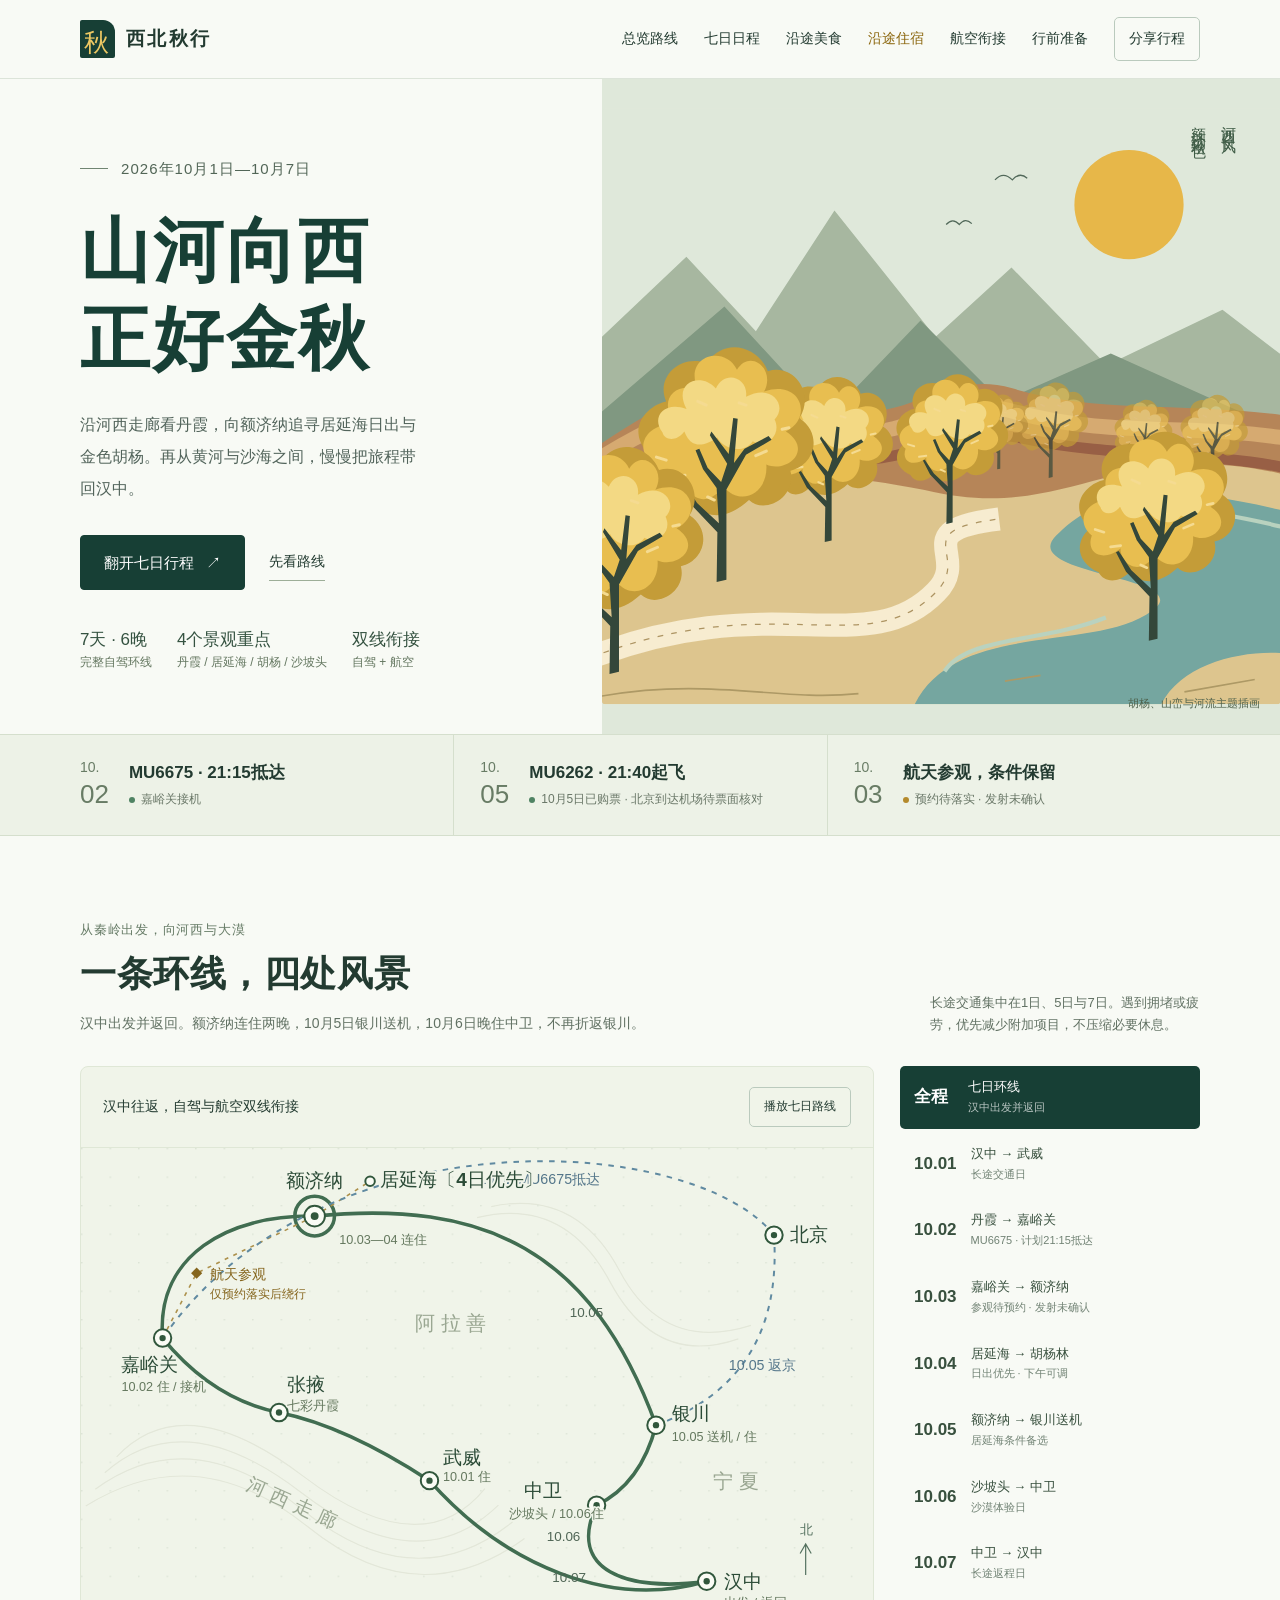
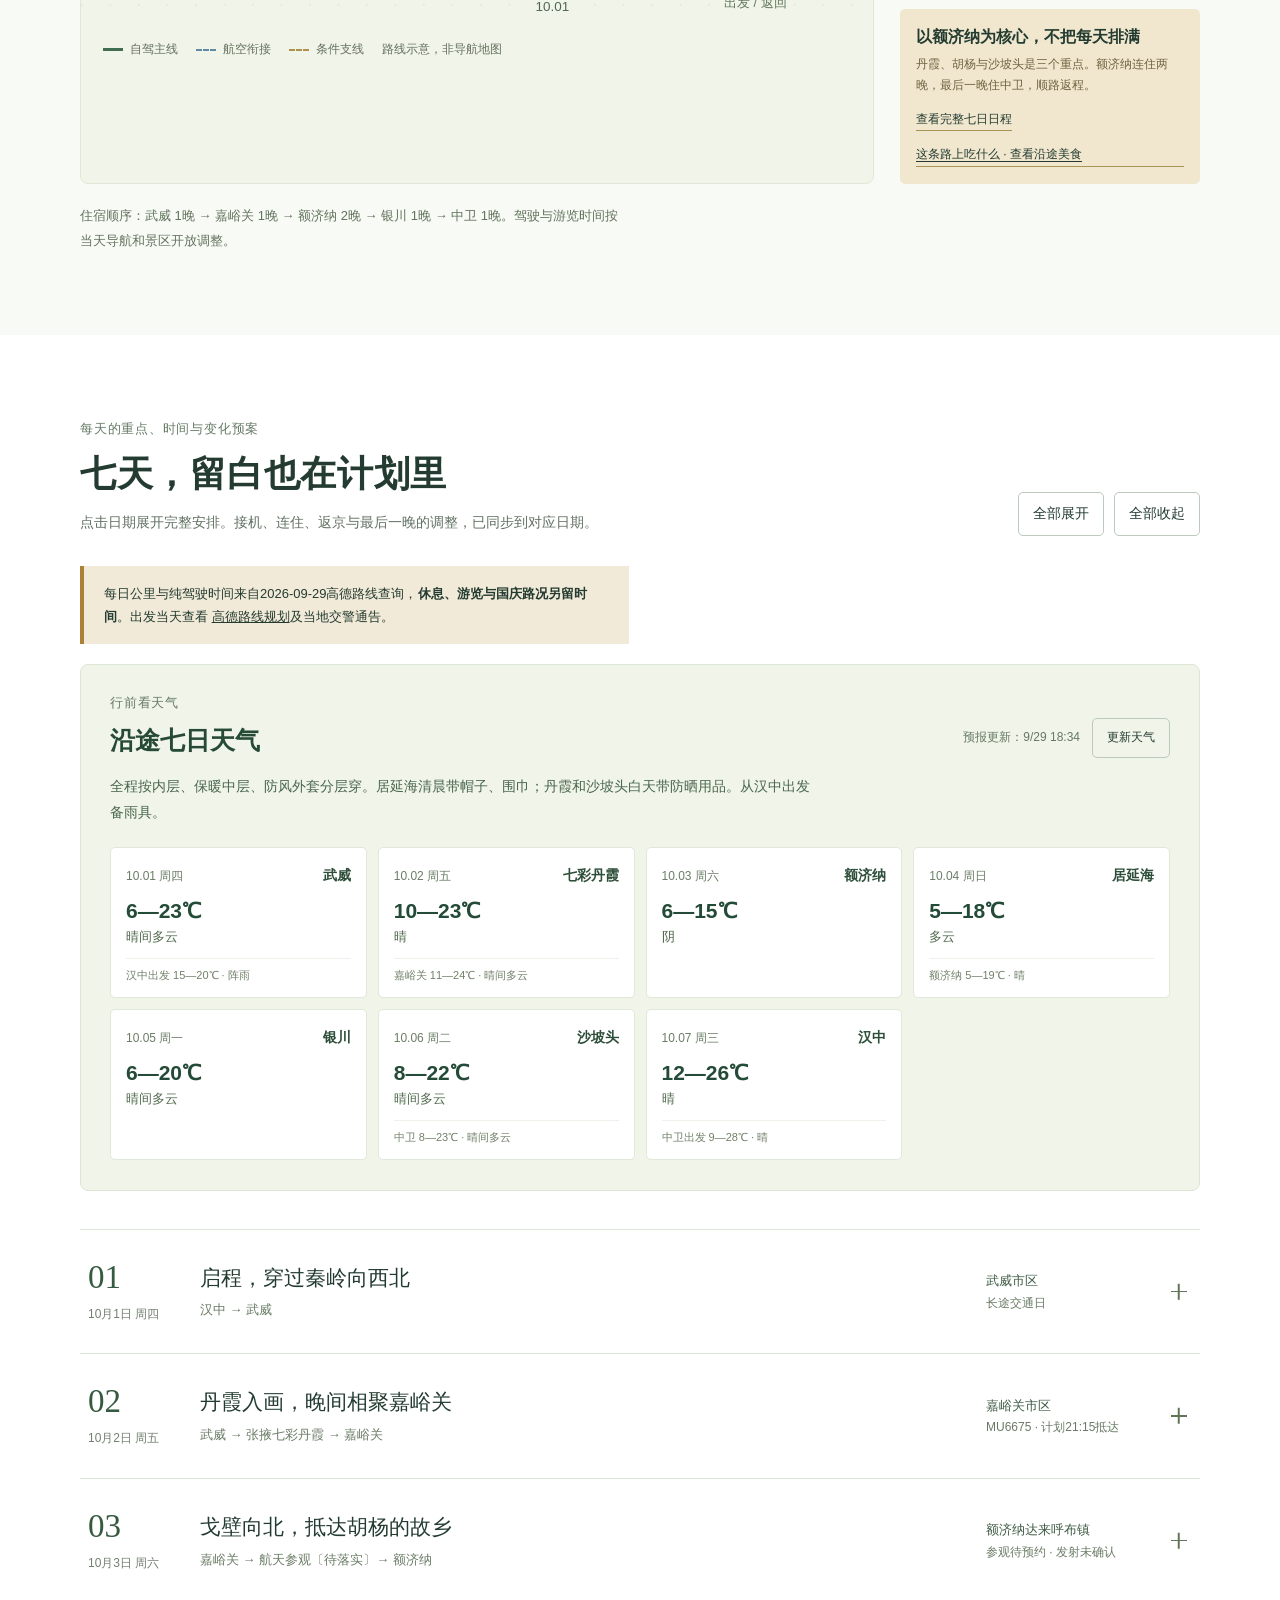
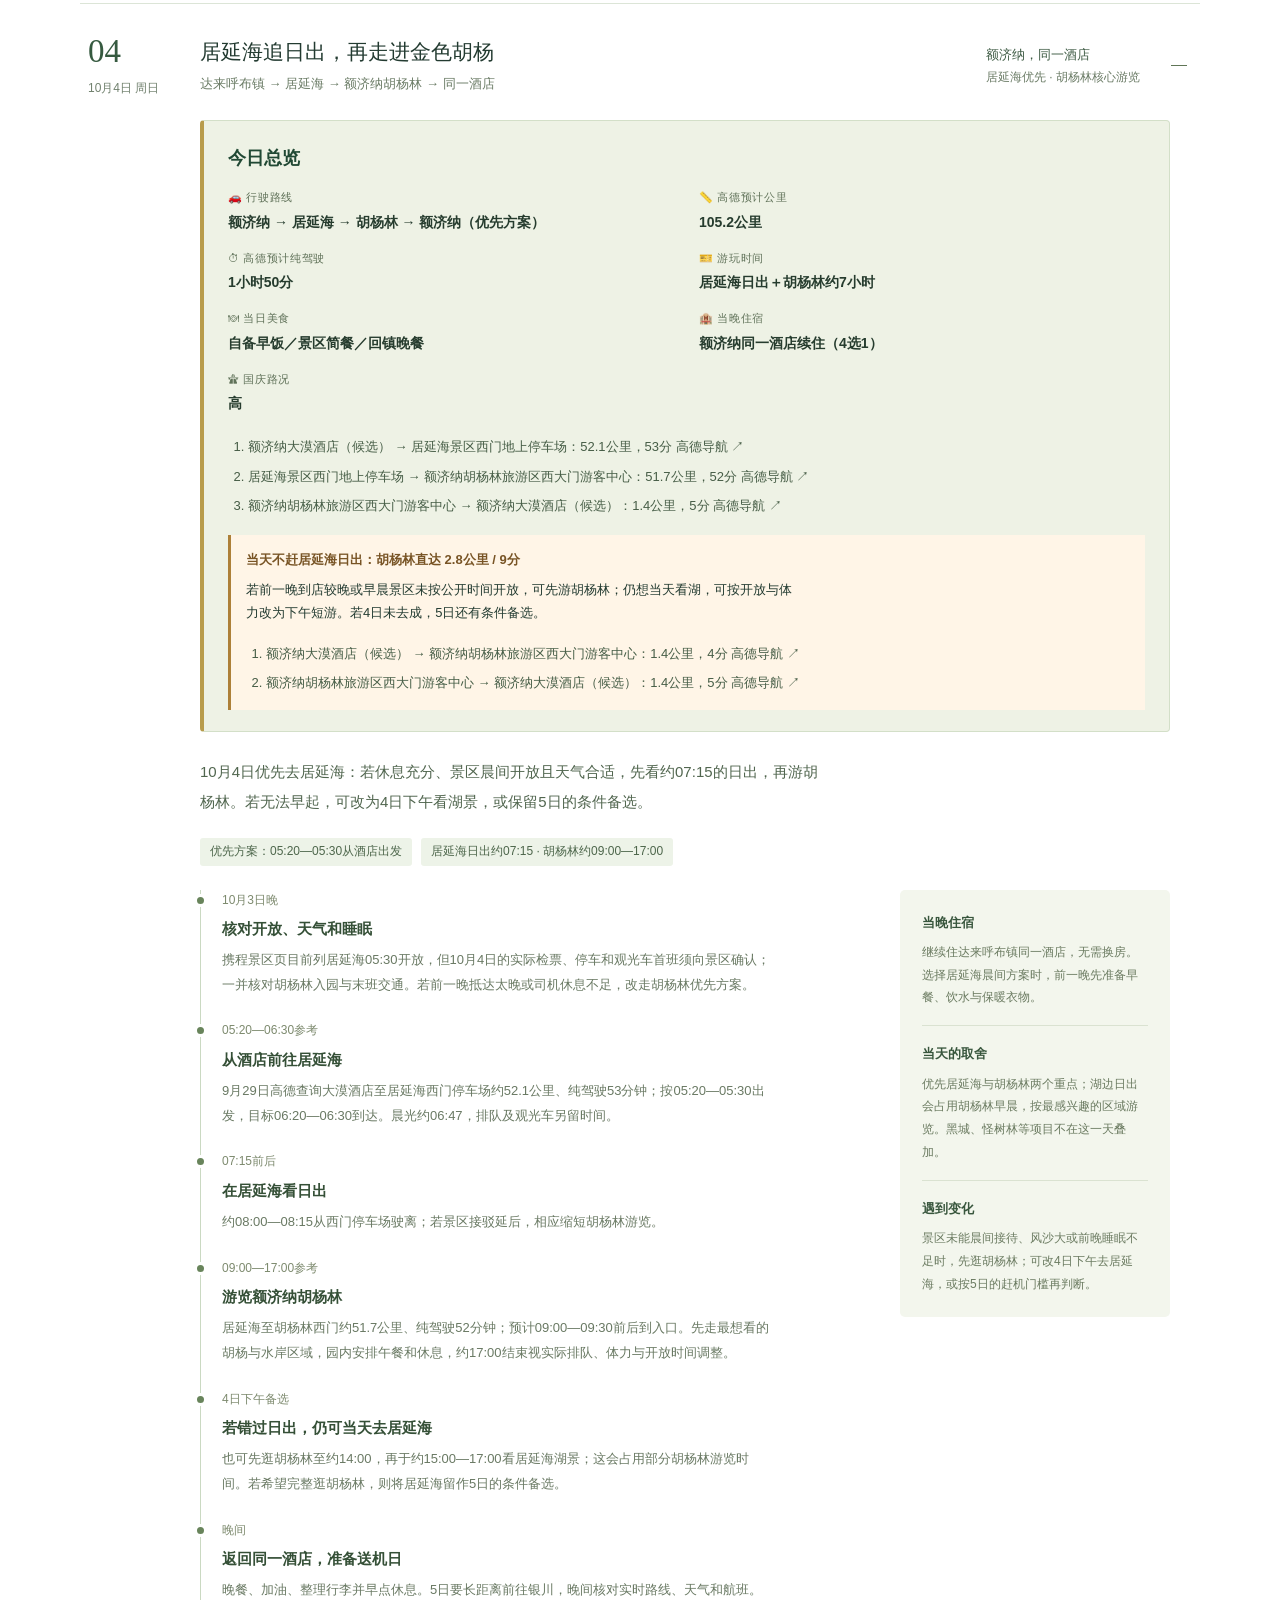
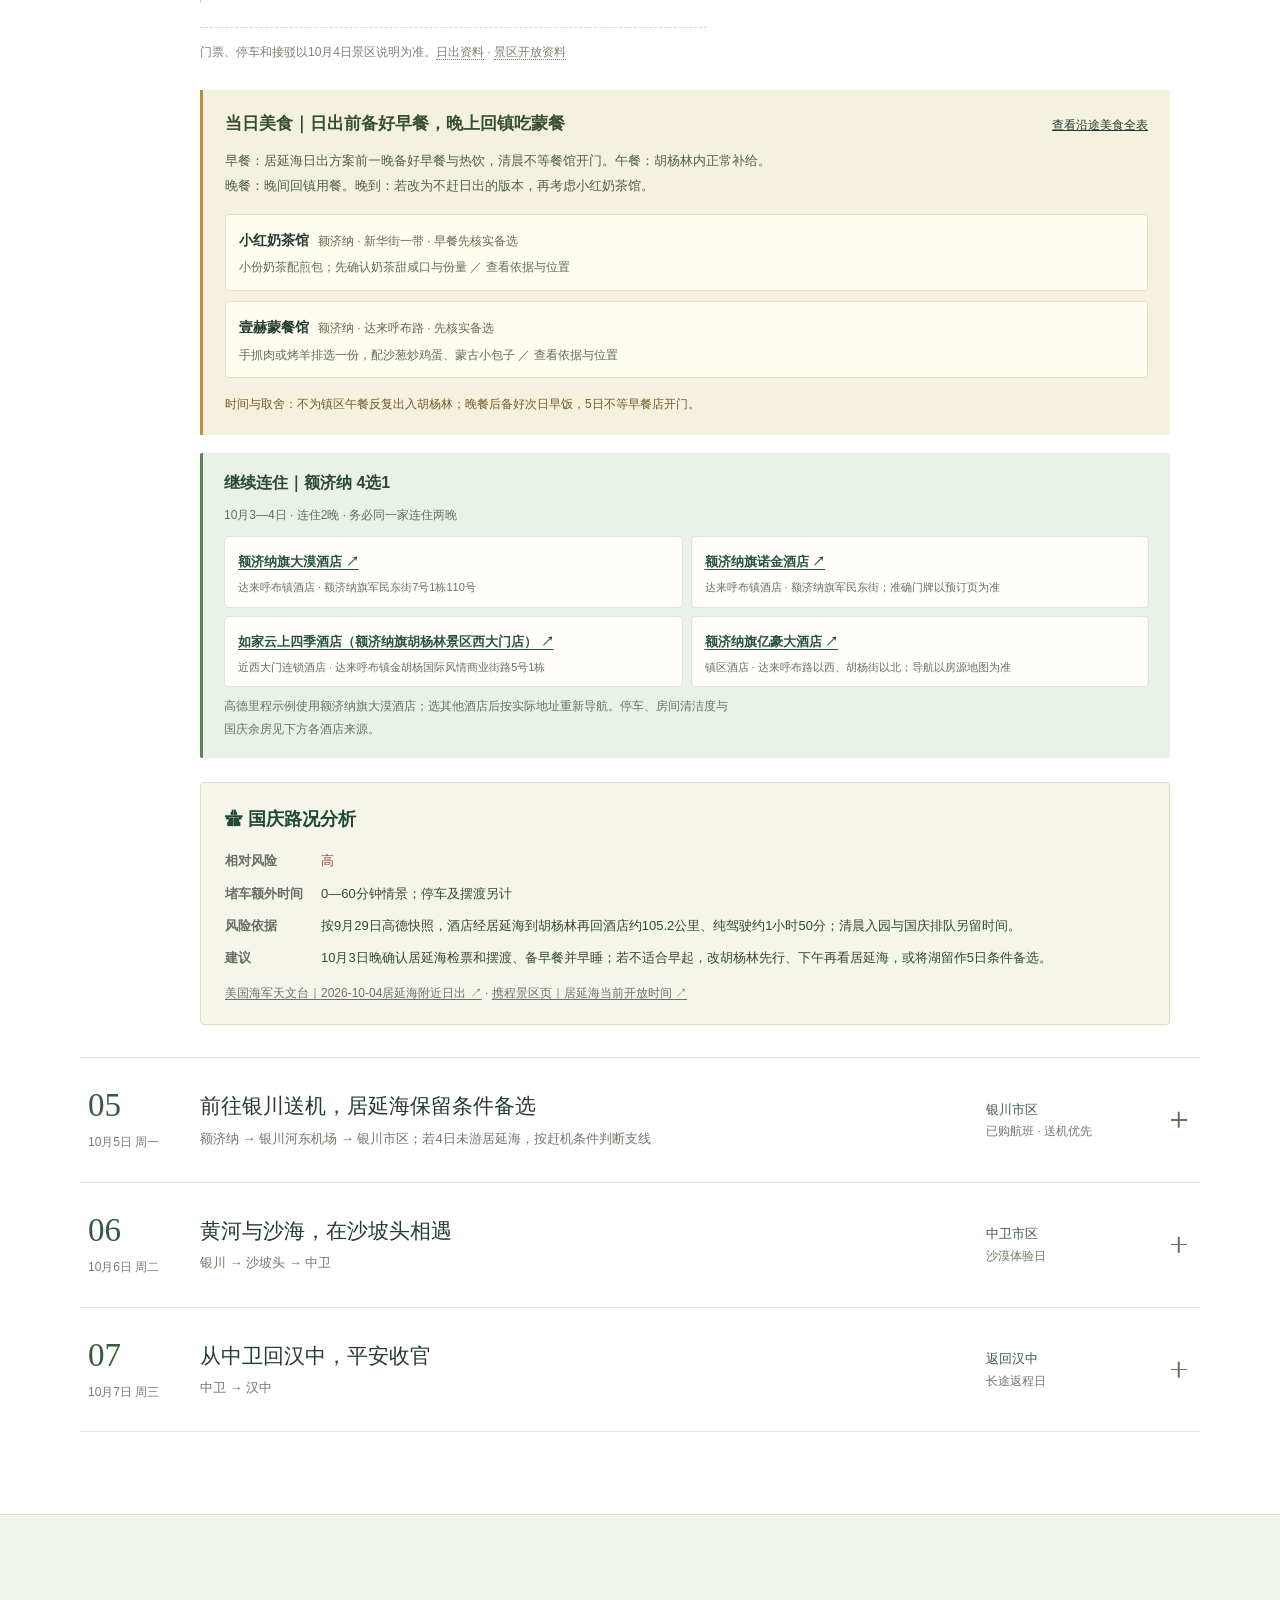
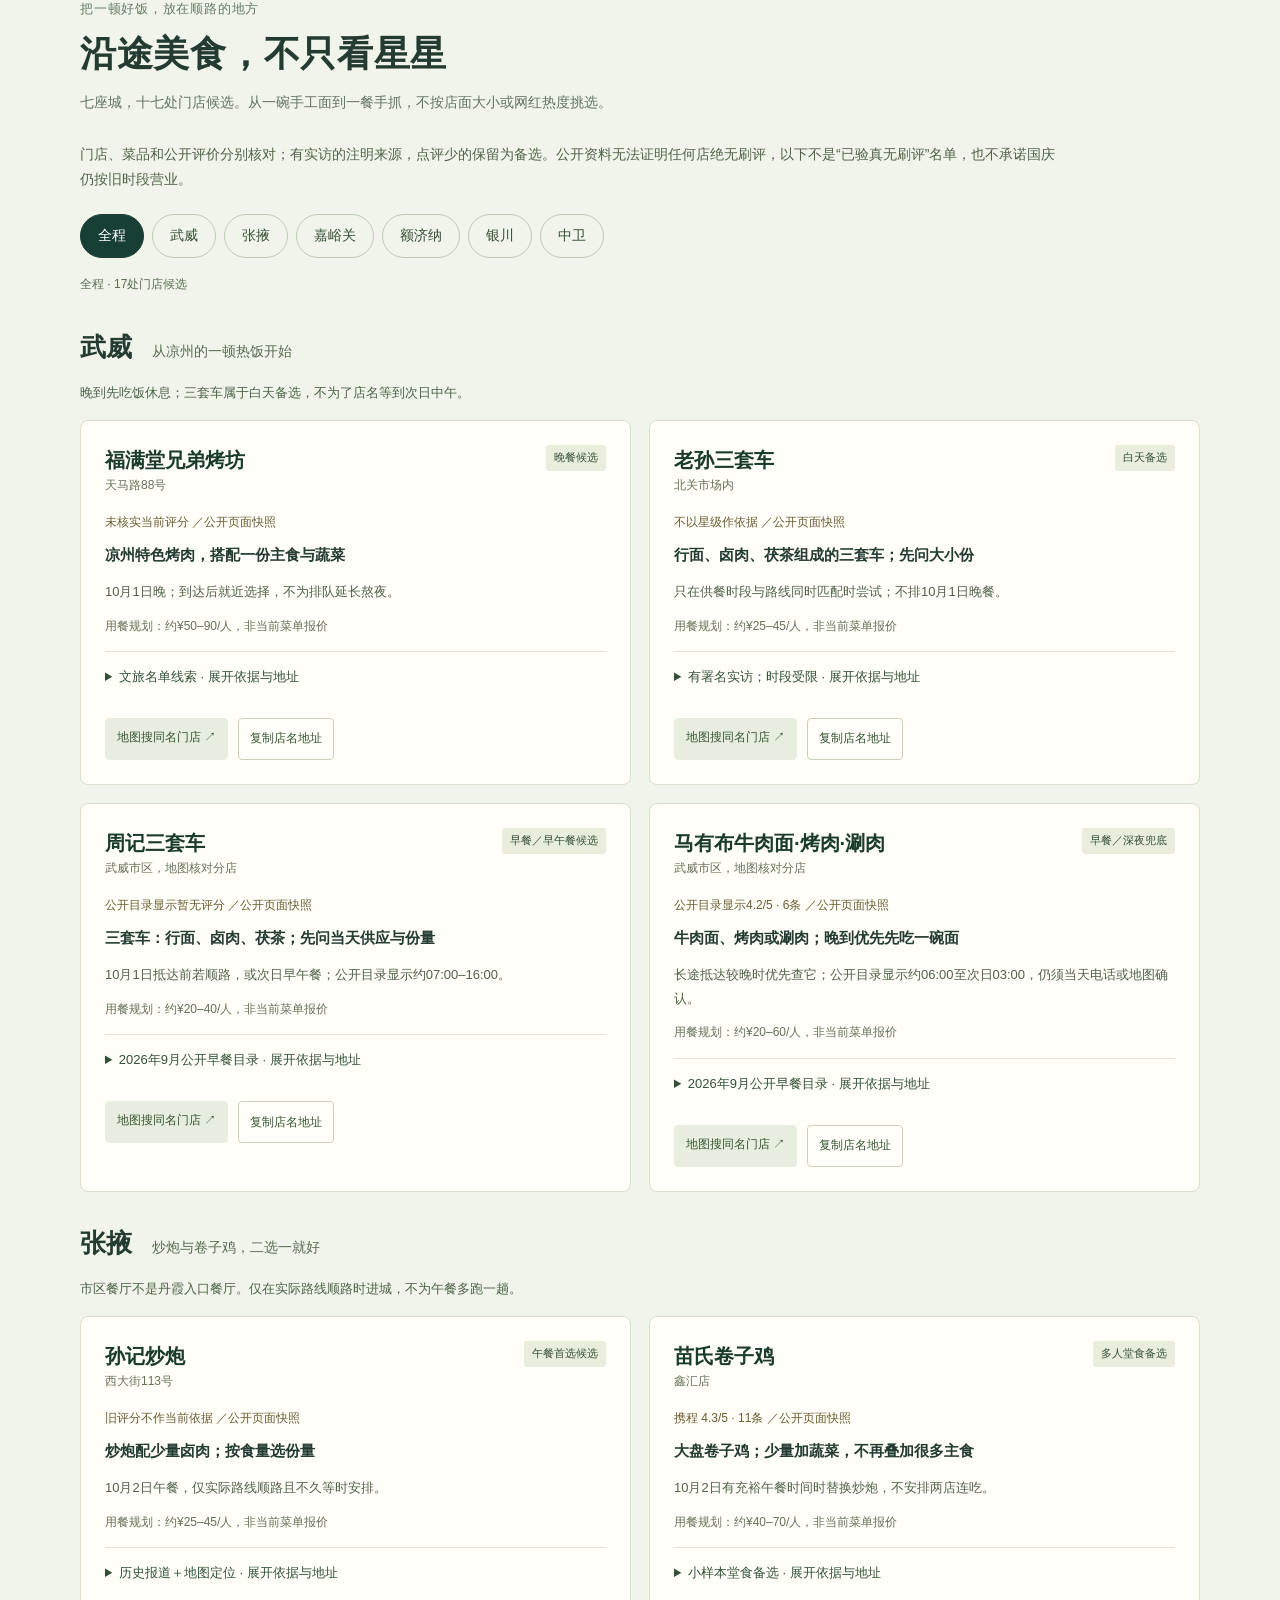
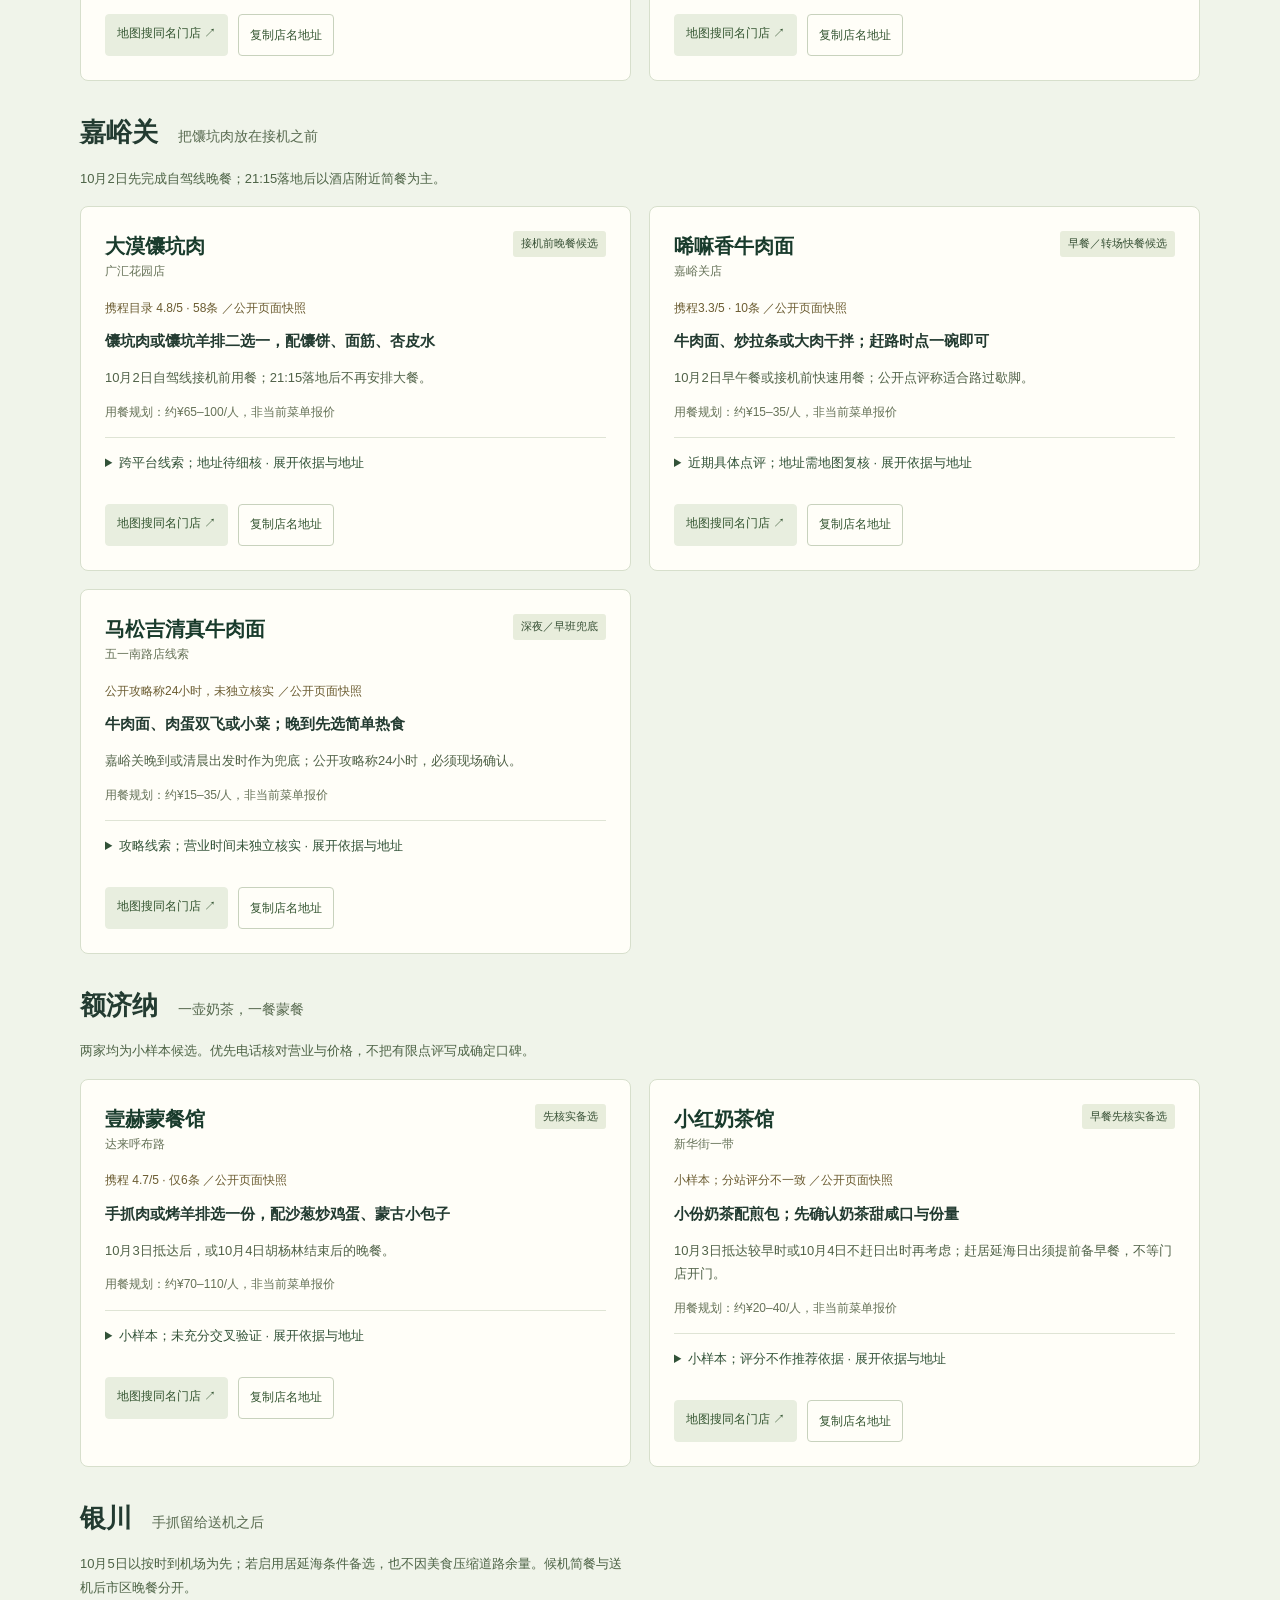
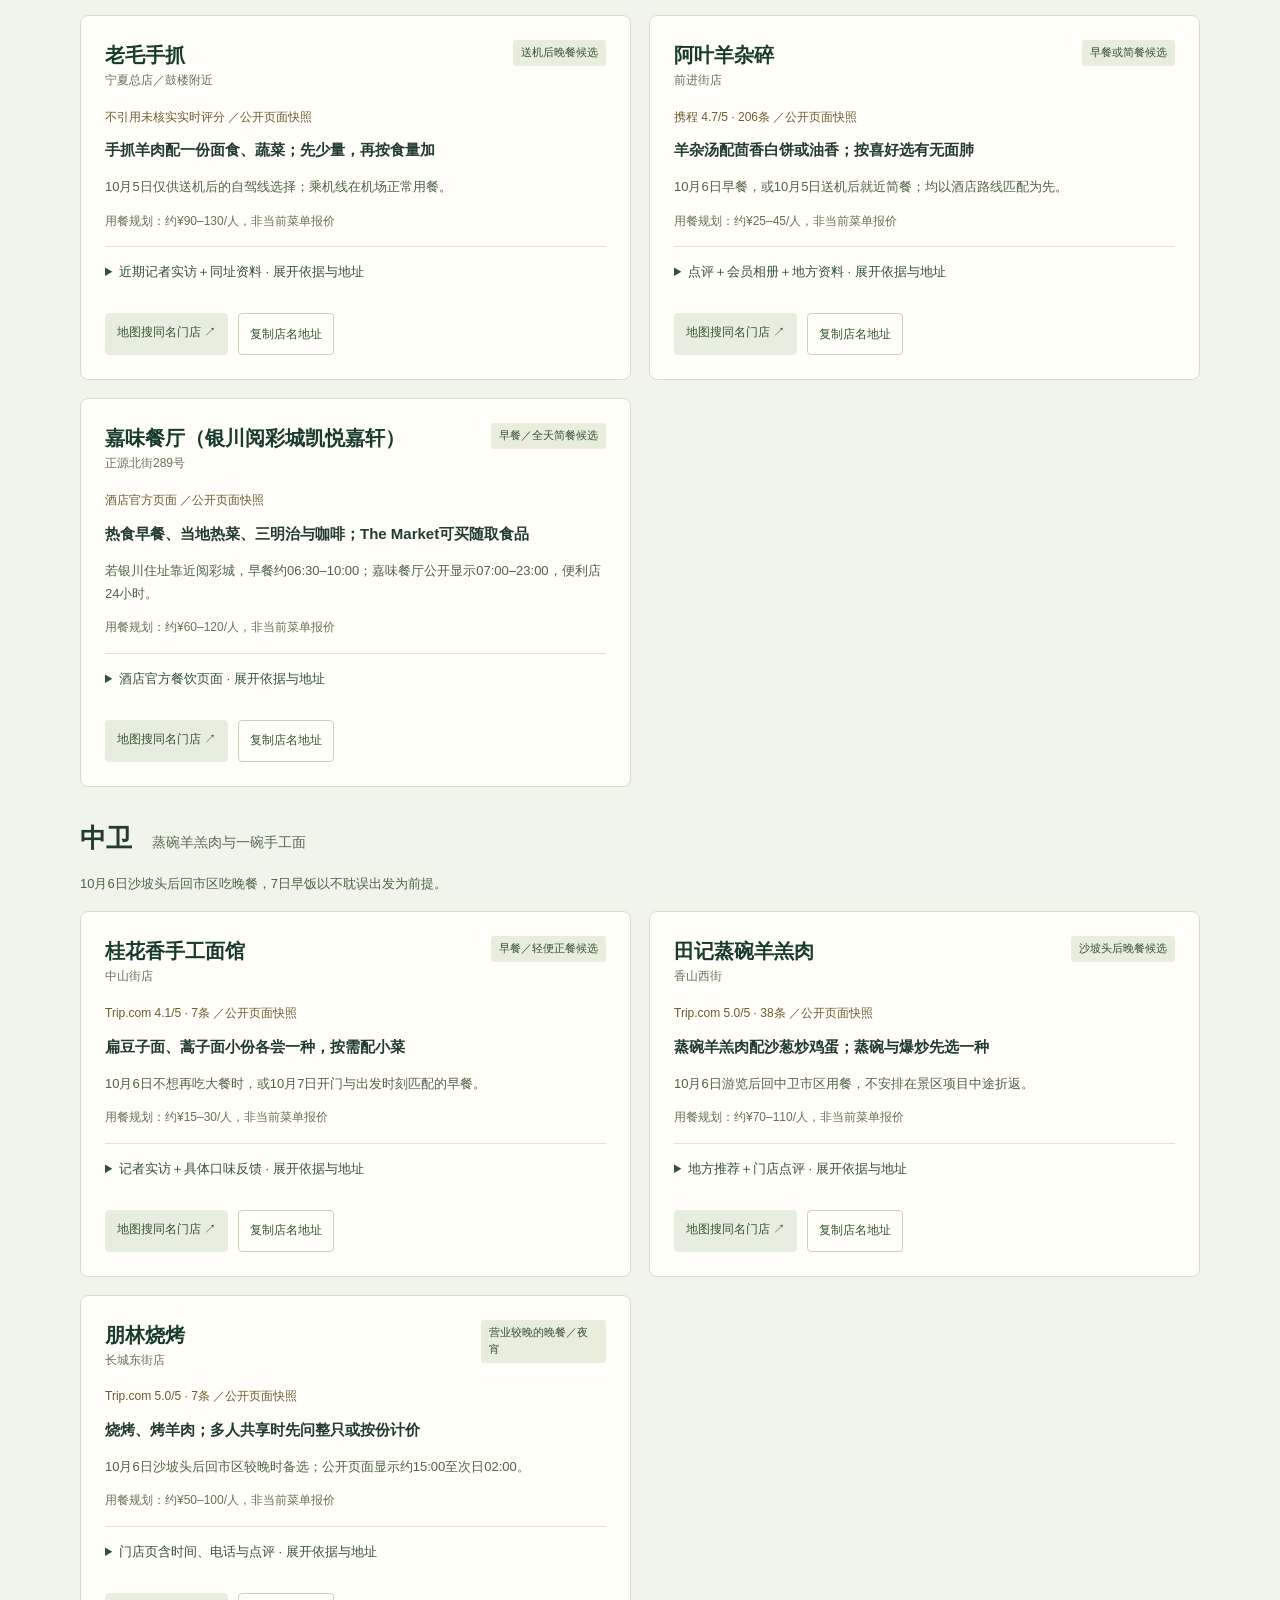
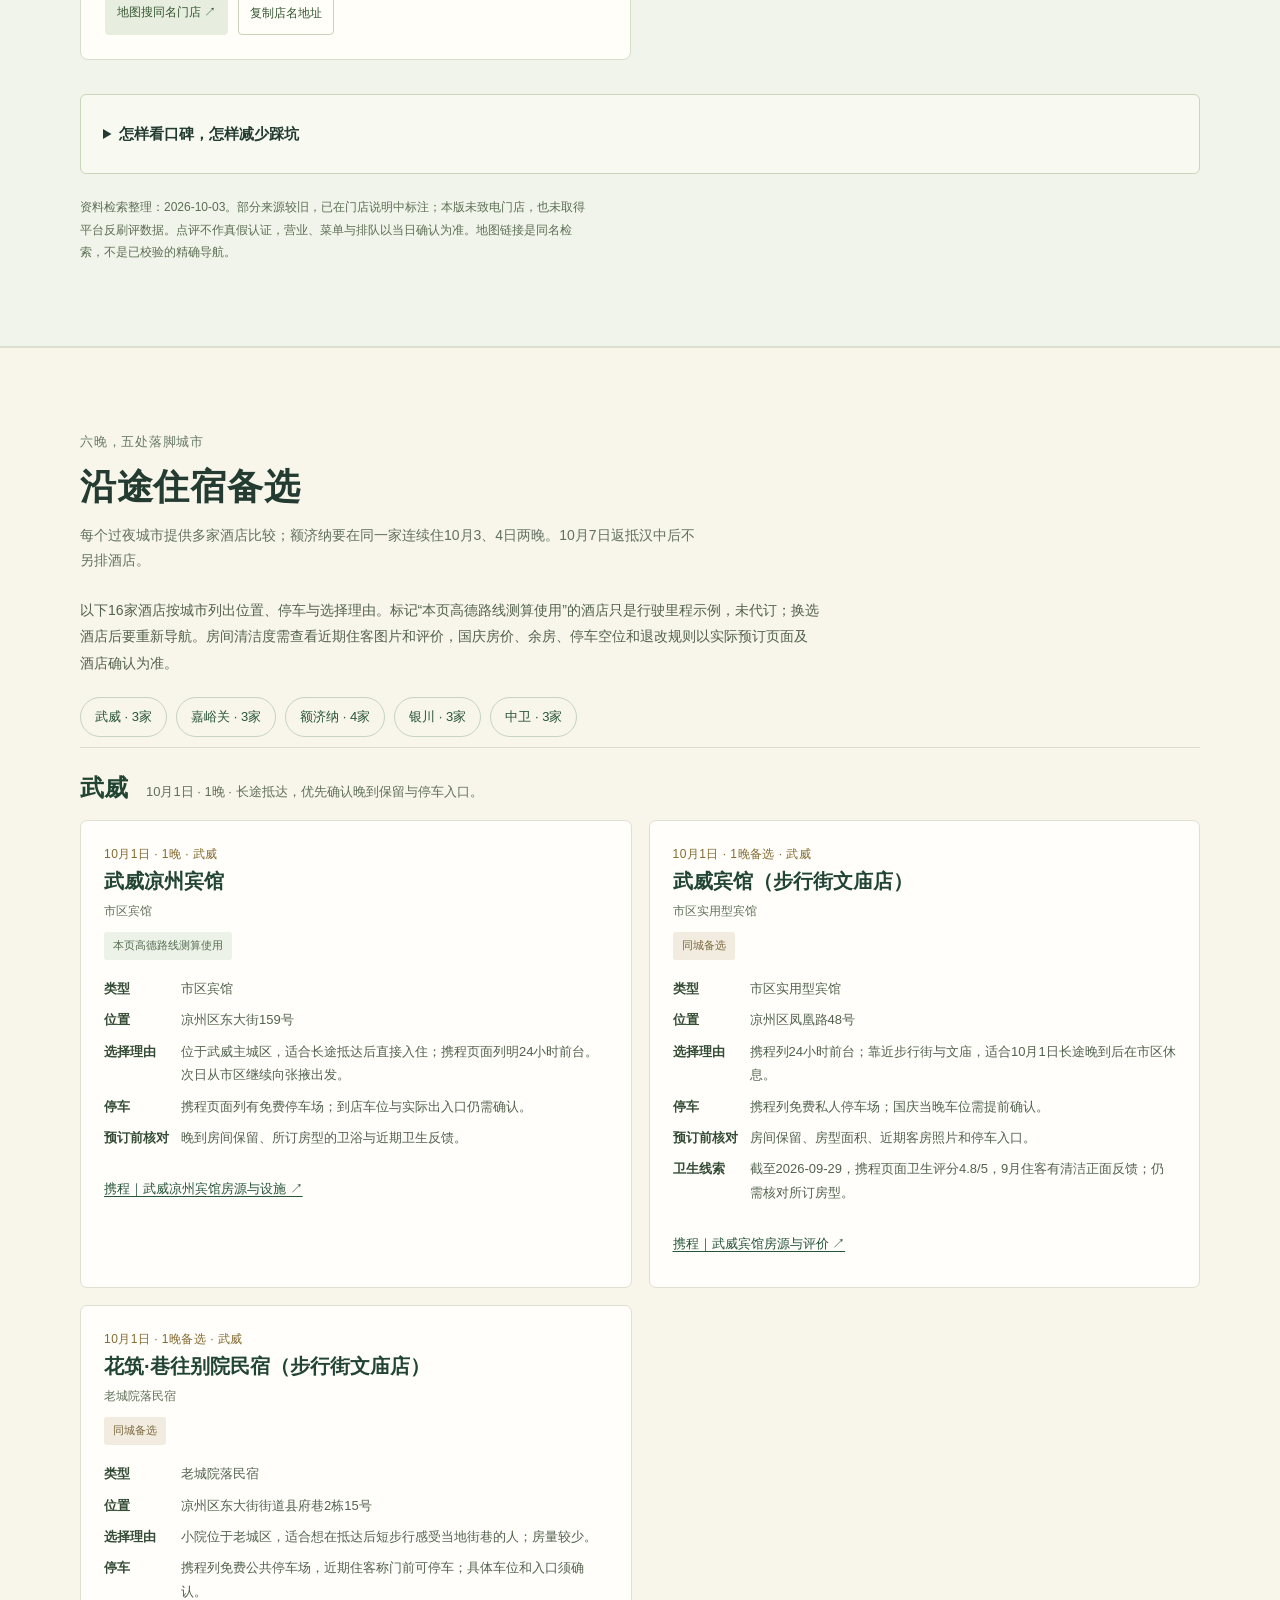
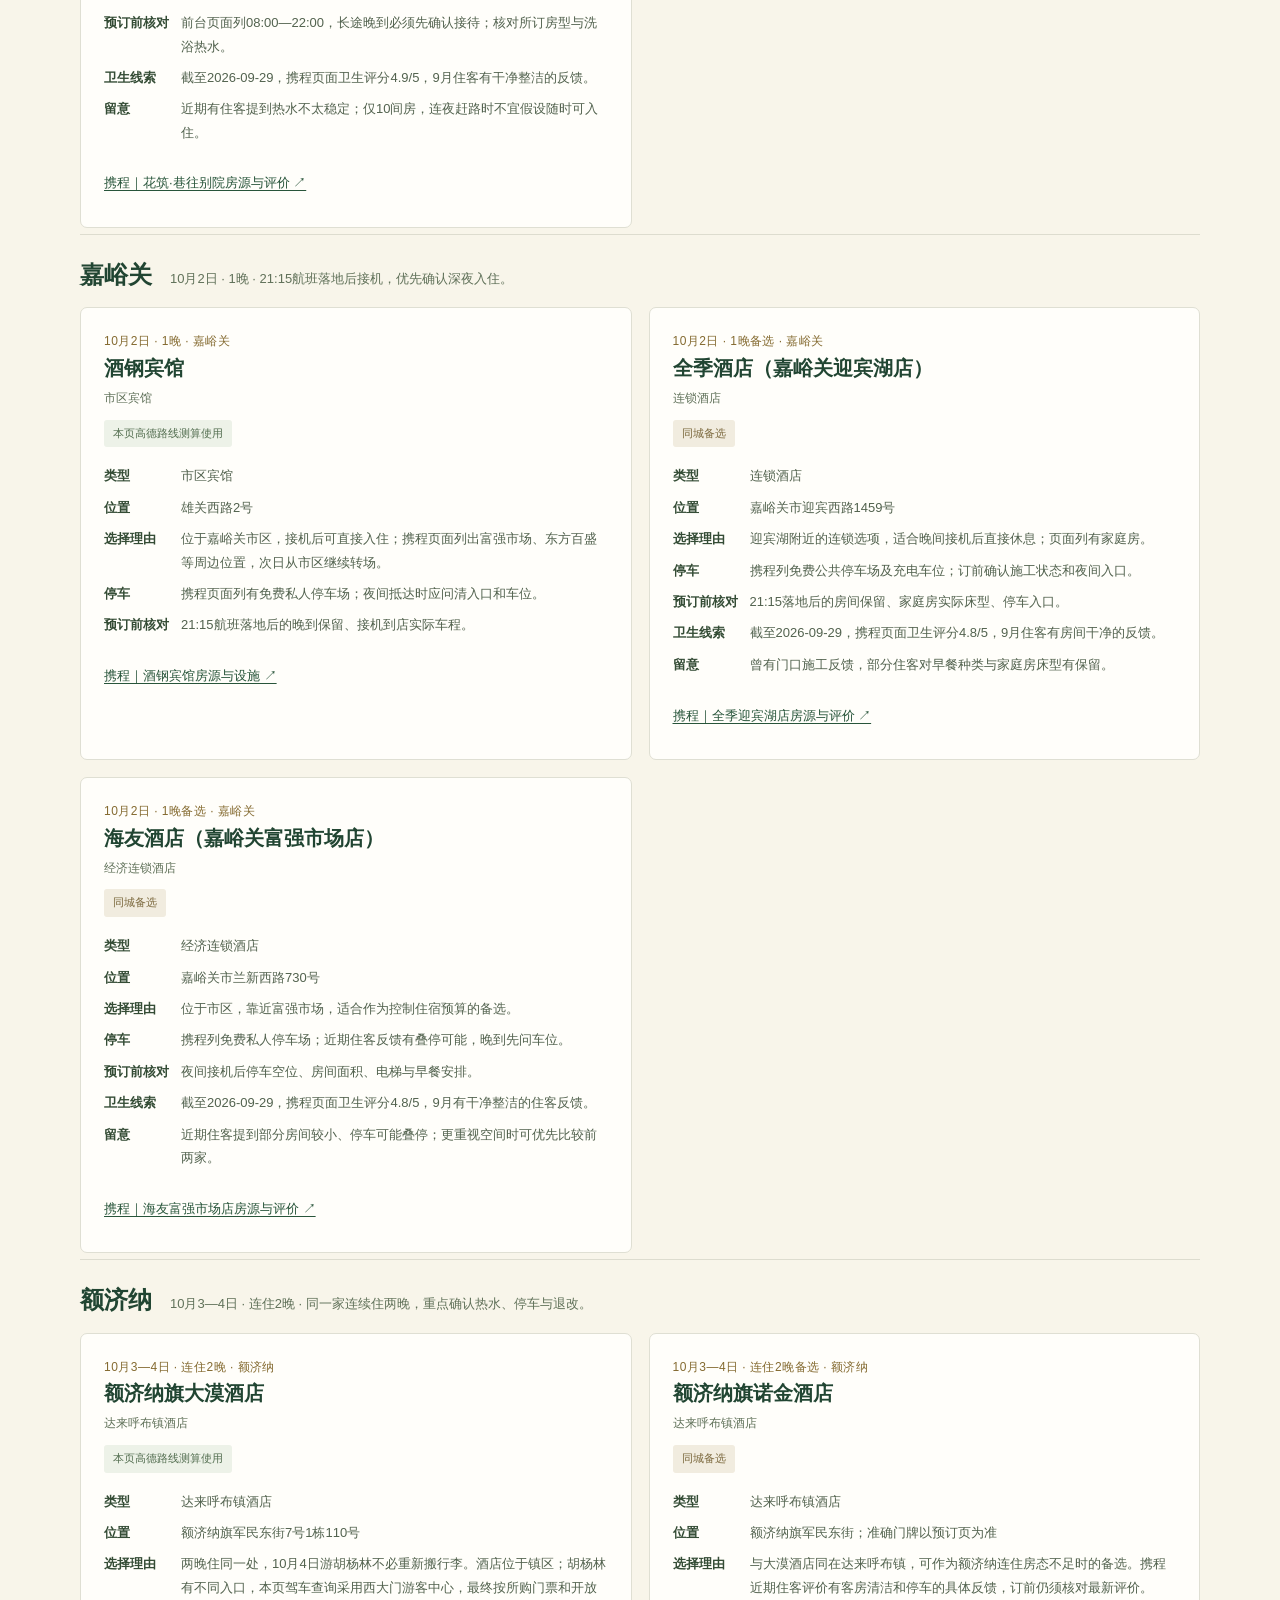
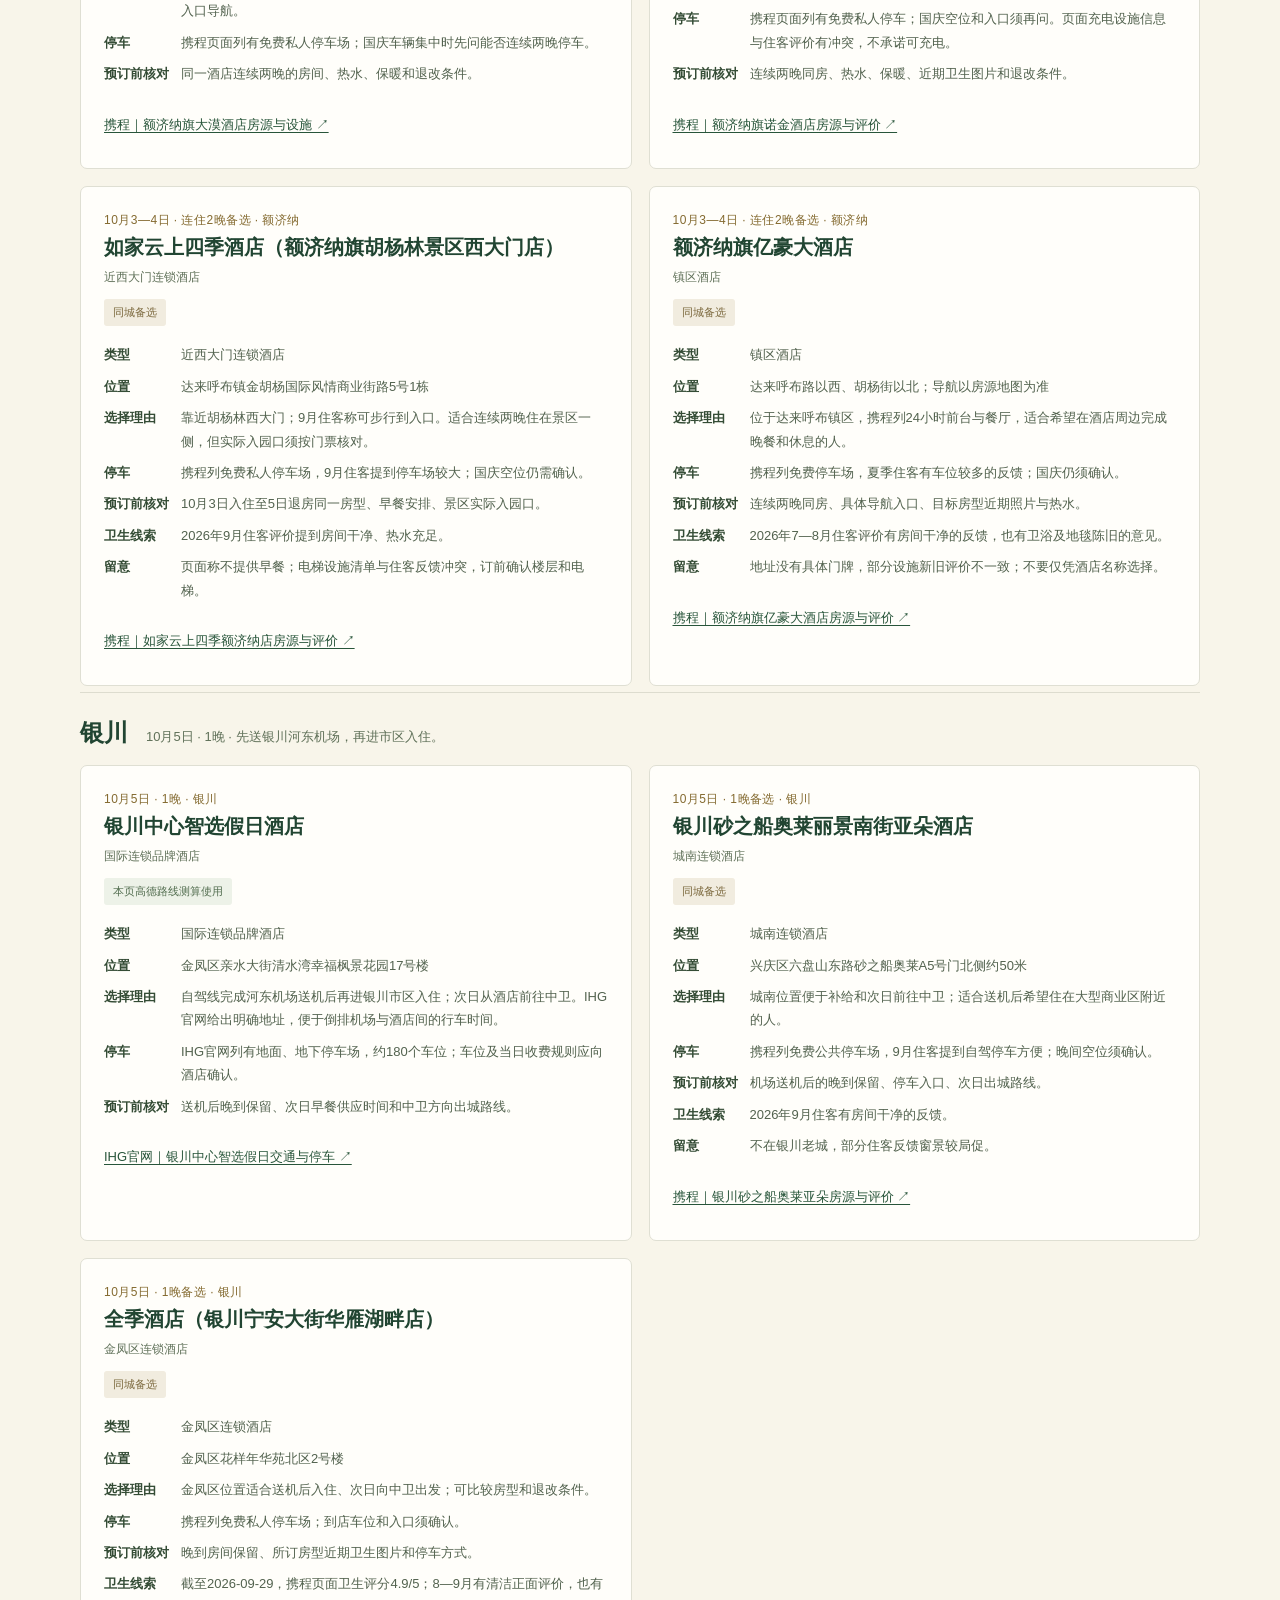
<file: northwest-autumn-2026/index.html>
<!DOCTYPE html>
<html lang="zh-CN"><head><meta charset="utf-8"><meta name="viewport" content="width=device-width, initial-scale=1, viewport-fit=cover"><meta name="theme-color" content="#173f35"><link rel="icon" type="image/svg+xml" href="data:image/svg+xml,%3Csvg%20xmlns%3D%22http%3A%2F%2Fwww.w3.org%2F2000%2Fsvg%22%20viewBox%3D%220%200%2064%2064%22%3E%3Crect%20width%3D%2264%22%20height%3D%2264%22%20rx%3D%2211%22%20fill%3D%22%23173f35%22%2F%3E%3Ctext%20x%3D%2232%22%20y%3D%2245%22%20font-size%3D%2241%22%20text-anchor%3D%22middle%22%20fill%3D%22%23f7e7ae%22%20font-family%3D%22serif%22%3E%E7%A7%8B%3C%2Ftext%3E%3C%2Fsvg%3E"><meta name="description" content="2026年10月1日至7日西北自驾旅行手册：汉中、河西走廊、额济纳胡杨、银川与沙坡头。含MU6675计划21:15抵达接机、已购MU6262返京、10月4日居延海优先方案与5日条件备选、高德逐日驾驶数据、五城16家住宿备选与行前清单。"><meta property="og:title" content="西北秋行｜国庆七日旅行手册"><meta property="og:description" content="七天六晚，优先看居延海日出与金色胡杨。路线、日程、晚班返京与行前准备，一页随行。"><meta property="og:type" content="website"><meta property="og:locale" content="zh_CN"><meta property="og:url" content="https://northwest-autumn-2026.liuyanghaochaste.chatgpt.site"><title>西北秋行｜2026国庆七日自驾旅行手册</title><link rel="stylesheet" href="style.css" data-bundle></head>
<body><a href="#itinerary" class="skip">跳到七日日程</a><header class="topbar"><nav class="nav wrap" aria-label="主要导航"><a href="#top" class="brand"><span class="brand-mark" aria-hidden="true">秋</span>西北秋行</a><div class="navlinks"><a href="#route">总览路线</a><a href="#itinerary">七日日程</a><a href="#flights">航空衔接</a><a href="#prepare">行前准备</a><button class="icon-btn" id="share" type="button">分享行程</button></div></nav></header>
<main id="top"><section class="hero" aria-labelledby="hero-title"><div class="hero-inner"><div class="hero-copy"><p class="date-label">2026年10月1日—10月7日</p><h1 id="hero-title"><span>山河向西</span><span>正好金秋</span></h1><p class="hero-lead">沿河西走廊看丹霞，向额济纳追寻居延海日出与金色胡杨。再从黄河与沙海之间，慢慢把旅程带回汉中。</p><div class="hero-actions"><a class="primary" href="#itinerary">翻开七日行程 <span aria-hidden="true">↗</span></a><a class="text-action" href="#route">先看路线</a></div><div class="hero-foot"><div><strong>7天 · 6晚</strong>完整自驾环线</div><div><strong>4个景观重点</strong>丹霞 / 居延海 / 胡杨 / 沙坡头</div><div><strong>双线衔接</strong>自驾 + 航空</div></div></div><figure class="hero-art"><svg class="landscape" viewBox="0 0 820 720" role="img" aria-labelledby="land-title"><title id="land-title">金色胡杨、河西山峦与蜿蜒河流的原创主题插画</title><defs><clipPath id="land-crop"><rect width="820" height="720" rx="4"/></clipPath><g id="poplar"><path fill="#c49c38" d="M41 229C4 211 8 180 28 164C-9 126 27 95 49 91C35 60 66 28 103 40C129 3 173 21 184 51C218 40 247 80 226 113C258 135 246 176 214 183C223 218 180 242 159 222C129 249 105 246 86 230C69 246 49 244 41 229Z"/><path fill="#e8be50" d="M31 174C4 151 24 119 62 121C38 93 57 65 91 75C71 30 127 15 143 49C161 20 195 49 179 78C228 61 245 113 208 131C245 155 210 187 182 175C185 213 148 232 125 204C98 240 72 210 74 193C49 214 21 202 31 174Z"/><path fill="#f3d984" d="M44 132C29 113 45 90 76 101C57 66 95 51 115 74C126 48 159 59 155 85C189 66 211 97 193 115C203 136 181 154 164 144C150 164 122 151 117 139C83 162 76 136 73 131C64 144 47 144 44 132Z"/><path fill="#34473a" d="M116 331L129 328L129 208L155 162L189 142L185 137L153 154L139 173L144 114L138 113L132 161L109 131L107 136L130 174L122 198L104 179L93 154L88 156L98 181L116 206L119 253L90 226L71 197L67 199L82 228L117 265Z"/><path d="M36 165l13 4m10 22l15-2m72-96l9 3m13 67l14-6m-69 65l-9-4m99-90l9-2m-121-35l11 5" stroke="#f5db91" stroke-width="4" stroke-linecap="round"/></g></defs><g clip-path="url(#land-crop)"><rect width="820" height="720" fill="#dfe8da"/><circle cx="637" cy="116" r="66" fill="#e7b749"/><path d="M-50 323L102 179L186 269L281 123L403 276L495 192L610 310L750 243L887 348V510H-50Z" fill="#a7b7a0"/><path d="M0 366L148 239L272 374L385 256L483 354L615 296L820 388V490H0Z" fill="#809881"/><path d="M0 404C119 325 173 316 257 352C362 399 404 311 496 338C597 369 698 354 820 370V573H0Z" fill="#b68558"/><path d="M-10 427C120 347 172 345 257 380C358 422 406 338 501 367C614 398 716 380 831 399" fill="none" stroke="#d6aa71" stroke-width="18"/><path d="M-10 462C118 382 179 380 266 414C358 448 416 377 511 399C618 422 732 414 831 435" fill="none" stroke="#985f45" stroke-width="13"/><path d="M0 514C208 432 272 438 390 461C562 503 619 396 820 441V720H0Z" fill="#ddc58e"/><path d="M820 485C629 438 576 490 549 516C500 565 723 565 665 607C597 658 429 618 378 720H676C700 672 770 655 820 658Z" fill="#75a6a0"/><path d="M820 505C639 462 616 490 602 514M609 615C531 646 443 637 414 680" stroke="#b9d2bf" stroke-width="5" fill="none"/><path d="M-30 670C202 573 319 672 404 584C447 540 366 510 480 496" stroke="#f7ecd0" stroke-width="28" fill="none"/><path d="M-30 670C202 573 319 672 404 584C447 540 366 510 480 496" stroke="#ad9462" stroke-width="1.5" stroke-dasharray="7 10" fill="none"/><g opacity=".7"><use href="#poplar" transform="translate(695 339) scale(.35)"/><use href="#poplar" transform="translate(616 346) scale(.3)"/><use href="#poplar" transform="translate(497 324) scale(.37)"/><use href="#poplar" transform="translate(444 340) scale(.29)"/></g><use href="#poplar" transform="translate(195 312) scale(.64)"/><use href="#poplar" transform="translate(349 310) scale(.58)"/><use href="#poplar" transform="translate(33 271) scale(.91)"/><use href="#poplar" transform="translate(567 375) scale(.81)"/><use href="#poplar" transform="translate(-93 392) scale(.88)"/><path d="M0 710C134 687 213 717 310 707M487 692l43-7m174 20l85-15" stroke="#ad9965" fill="none" stroke-width="2"/><g stroke="#52695a" stroke-width="1.5" fill="none"><path d="M475 86q10-11 21 0q9-10 18-2M416 140q8-9 16 0q7-9 15-1"/></g></g></svg>
<span class="land-stamp" aria-hidden="true">河西长风<br>额济纳秋色</span><figcaption class="art-caption">胡杨、山峦与河流主题插画</figcaption></figure></div></section>
<div class="status-strip"><div class="status-grid wrap"><a class="status-item" href="#day-2"><span class="status-date">10.<b>02</b></span><span class="status-main"><strong>MU6675 · 21:15抵达</strong><span class="tiny-status">嘉峪关接机</span></span></a><a class="status-item" href="#flights"><span class="status-date">10.<b>05</b></span><span class="status-main"><strong>MU6262 · 21:40起飞</strong><span class="tiny-status">10月5日已购票 · 北京到达机场待票面核对</span></span></a><a class="status-item" href="#space"><span class="status-date">10.<b>03</b></span><span class="status-main"><strong>航天参观，条件保留</strong><span class="tiny-status pending">预约待落实 · 发射未确认</span></span></a></div></div>
<section class="section" id="route" aria-labelledby="route-title"><div class="wrap"><div class="section-heading"><div><span class="subhead">从秦岭出发，向河西与大漠</span><h2 id="route-title">一条环线，四处风景</h2><p>汉中出发并返回。额济纳连住两晚，10月5日银川送机，10月6日晚住中卫，不再折返银川。</p></div><p class="side-note">长途交通集中在1日、5日与7日。遇到拥堵或疲劳，优先减少附加项目，不压缩必要休息。</p></div><div class="route-layout"><div class="map-panel"><div class="map-top"><span id="route-label">汉中往返，自驾与航空双线衔接</span><button id="play-route" class="icon-btn" type="button" aria-pressed="false">播放七日路线</button></div><div class="map-scroller" tabindex="0" aria-label="路线示意图，可横向滚动"><svg viewBox="0 0 1000 610" class="route-svg" role="img" aria-labelledby="map-title map-desc"><title id="map-title">西北七日自驾与航空衔接示意</title><desc id="map-desc">汉中、武威、张掖、嘉峪关、额济纳、居延海〔10月4日优先、5日条件备选〕、银川、中卫、汉中。10月2日乘MU6675从北京大兴飞抵嘉峪关，5日乘MU6262从银川返京。航天参观为条件支线。示意图不按精确比例绘制，不可用于导航。</desc><defs><pattern id="map-grid" width="36" height="36" patternUnits="userSpaceOnUse"><circle cx="1" cy="1" r="1" fill="#d6dfd0"/></pattern></defs><rect width="1000" height="610" fill="url(#map-grid)"/><g fill="none" stroke="#e3e7d9" stroke-width="1.5"><path d="M45 390Q130 300 280 414T510 430M30 410Q130 321 278 435T527 451M18 431Q138 343 280 457T545 472M6 452Q146 365 286 478T560 493M500 88Q610 61 668 169T830 241M518 74Q625 51 680 155T846 224"/></g><g fill="#9aa792" font-size="25" letter-spacing="7"><text x="207" y="431" transform="rotate(24 207 431)">河西走廊</text><text x="422" y="230">阿拉善</text><text x="798" y="429">宁夏</text></g><g class="route-lines"><path data-segment="1" d="M790 547C668 583 535 527 440 420"/><path data-segment="2" d="M440 420Q334 351 250 334T103 240"/><path data-segment="3" d="M103 240C95 136 185 84 295 86"/><circle data-segment="4" cx="295" cy="86" r="25"/><path data-segment="5" d="M295 86C509 65 645 128 726 350"/><path data-segment="6" d="M726 350Q707 424 651 451"/><path data-segment="7" d="M651 451C613 533 688 561 790 547"/></g><path class="optional-line" d="M103 240L146 158L295 86"/><path class="optional-line" d="M295 86L365 42"/><g class="flight-lines" fill="none" stroke="#608aa1" stroke-width="2.5" stroke-dasharray="7 8"><path data-flight="2" d="M875 110C777-15 309-52 103 240"/><path data-flight="5" d="M726 350Q887 291 875 110"/></g><g font-size="18" fill="#54768a"><text x="502" y="46">10.02 MU6675抵达</text><text x="818" y="280">10.05 返京</text></g><g class="map-places"><g transform="translate(790 547)"><circle r="11"/><circle r="4"/><text x="22" y="8">汉中</text><text class="place-sub" x="22" y="32">出发 / 返回</text></g><g transform="translate(440 420)"><circle r="11"/><circle r="4"/><text x="17" y="-21">武威</text><text class="place-sub" x="17" y="1">10.01 住</text></g><g transform="translate(250 334)"><circle r="11"/><circle r="4"/><text x="10" y="-27">张掖</text><text class="place-sub" x="10" y="-3">七彩丹霞</text></g><g transform="translate(103 240)"><circle r="11"/><circle r="4"/><text x="-52" y="41">嘉峪关</text><text class="place-sub" x="-52" y="67">10.02 住 / 接机</text></g><g transform="translate(295 86)"><circle r="13"/><circle r="5"/><text x="-36" y="-37">额济纳</text><text class="place-sub" x="31" y="35">10.03—04 连住</text></g><g transform="translate(365 42)"><circle r="6"/><text x="13" y="6" font-size="15">居延海〔4日优先〕</text></g><g transform="translate(726 350)"><circle r="11"/><circle r="4"/><text x="20" y="-7">银川</text><text class="place-sub" x="20" y="20">10.05 送机 / 住</text></g><g transform="translate(651 451)"><circle r="11"/><circle r="4"/><text x="-92" y="-10">中卫</text><text class="place-sub" x="-110" y="16">沙坡头 / 10.06住</text></g><g transform="translate(875 110)"><circle r="11"/><circle r="4"/><text x="20" y="8">北京</text></g></g><g fill="#85651d"><path d="M146 151l7 7-7 7-7-7Z"/><text x="163" y="166" font-size="18">航天参观</text><text x="163" y="189" font-size="15">仅预约落实后绕行</text></g><g font-size="17" fill="#506656"><text x="595" y="548">10.07</text><text x="588" y="496">10.06</text><text x="617" y="213">10.05</text><text x="574" y="584">10.01</text></g><g transform="translate(915 500)" fill="none" stroke="#53705e"><path d="M0 39V0m-7 12L0 0l7 12" stroke-width="1.5"/><text y="-12" x="-7" fill="#53705e" stroke="none" font-size="17">北</text></g></svg>
</div><div class="map-key"><span><i></i>自驾主线</span><span><i class="air"></i>航空衔接</span><span><i class="optional"></i>条件支线</span><span>路线示意，非导航地图</span></div><p class="map-notice">图面可横向滑动；也可选择下方日期查看当天重点。</p></div><div class="day-switcher" aria-label="按日期切换路线"><button type="button" class="day-switch" data-map-day="0" aria-pressed="true"><span class="switch-date">全程</span><span class="switch-copy"><strong>七日环线</strong><small>汉中出发并返回</small></span></button><button type="button" class="day-switch" data-map-day="1" aria-pressed="false"><span class="switch-date">10.01</span><span class="switch-copy"><strong>汉中 → 武威</strong><small>长途交通日</small></span></button><button type="button" class="day-switch" data-map-day="2" aria-pressed="false"><span class="switch-date">10.02</span><span class="switch-copy"><strong>丹霞 → 嘉峪关</strong><small>MU6675 · 计划21:15抵达</small></span></button><button type="button" class="day-switch" data-map-day="3" aria-pressed="false"><span class="switch-date">10.03</span><span class="switch-copy"><strong>嘉峪关 → 额济纳</strong><small>参观待预约 · 发射未确认</small></span></button><button type="button" class="day-switch" data-map-day="4" aria-pressed="false"><span class="switch-date">10.04</span><span class="switch-copy"><strong>居延海 → 胡杨林</strong><small>日出优先 · 下午可调</small></span></button><button type="button" class="day-switch" data-map-day="5" aria-pressed="false"><span class="switch-date">10.05</span><span class="switch-copy"><strong>额济纳 → 银川送机</strong><small>居延海条件备选</small></span></button><button type="button" class="day-switch" data-map-day="6" aria-pressed="false"><span class="switch-date">10.06</span><span class="switch-copy"><strong>沙坡头 → 中卫</strong><small>沙漠体验日</small></span></button><button type="button" class="day-switch" data-map-day="7" aria-pressed="false"><span class="switch-date">10.07</span><span class="switch-copy"><strong>中卫 → 汉中</strong><small>长途返程日</small></span></button><div class="route-summary" aria-live="polite"><h3 id="route-summary-title">以额济纳为核心，不把每天排满</h3><p id="route-summary-copy">丹霞、居延海、胡杨与沙坡头都是想去的风景。额济纳连住两晚，优先4日看居延海日出，5日按赶机条件灵活调整。</p><a id="route-detail" href="#itinerary">查看完整七日日程</a></div></div></div><p class="overview-line">住宿顺序：武威 1晚 → 嘉峪关 1晚 → 额济纳 2晚 → 银川 1晚 → 中卫 1晚。驾驶与游览时间按当天导航和景区开放调整。</p></div></section>
<section class="section itinerary-section" id="itinerary" aria-labelledby="itinerary-title"><div class="wrap"><div class="section-heading"><div><span class="subhead">每天的重点、时间与变化预案</span><h2 id="itinerary-title">七天，留白也在计划里</h2><p>点击日期展开完整安排。接机、连住、返京与最后一晚的调整，已同步到对应日期。</p></div><div class="expand-tools"><button class="icon-btn" type="button" id="expand-all">全部展开</button><button class="icon-btn" type="button" id="collapse-all">全部收起</button></div></div><section id="weather" class="weather-panel" aria-labelledby="weather-title"><div class="weather-panel-head"><div><span class="subhead">行前看天气</span><h3 id="weather-title">沿途七日天气</h3></div><div class="weather-panel-actions"><span id="weather-updated" aria-live="polite">预报载入中</span><button class="icon-btn" type="button" id="refresh-weather">更新天气</button></div></div><p class="weather-clothing" id="weather-clothing"></p><div id="weather-grid" class="weather-grid" aria-label="10月1日至7日逐日当地天气"></div></section><div id="day-plans"><details class="day-card" id="day-1" data-date="10月1日" data-weekday="周四"><summary><div class="day-date"><strong>01</strong><small>10月1日 周四</small></div><div class="day-title"><h3>启程，穿过秦岭向西北</h3><p>汉中 → 武威</p></div><div class="day-meta"><b>武威市区</b>长途交通日</div><span class="plus" aria-hidden="true"></span></summary><div class="day-body"><p class="day-intro">第一天只做一件事：从汉中出发，平稳抵达武威。把体力留给后面的丹霞、胡杨与沙漠，不为赶景点压缩休息。</p><div class="day-badges"><span>出发：06:00左右</span><span>全天转场，建议预留12–14小时级窗口</span></div><div class="day-detail-grid"><div class="time-list"><div class="time-slot"><time>出发前</time><h4>充分睡眠后出发</h4><p>前一晚完成加油、胎压和车辆检查，准备饮水、简餐。休息充分后约06:00出发。</p></div><div class="time-slot"><time>上午—下午</time><h4>沿实时导航前往武威</h4><p>途中规律休息、按状态轮换驾驶。午餐选择方便停车的位置，不为餐厅绕路；路况明显变差时及时下调当日目标。</p></div><div class="time-slot"><time>抵达后</time><h4>入住、晚餐、休息</h4><p>不安排必须赶到的景区。抵达较早时可在酒店附近短距离散步，晚到则直接休息。</p></div></div><aside class="day-aside"><div><h4>当晚住宿</h4><p>停车方便、进出城清晰，支持晚到入住和较早早餐的酒店。</p></div><div><h4>当天的取舍</h4><p class="keep">当天不叠加正式景点。第一晚的休息比多一次打卡更重要。</p></div><div><h4>遇到变化</h4><p>若到达过晚或驾驶疲劳，调整途中住宿；次日优先压缩丹霞游览，不靠疲劳驾驶补回进度。</p></div></aside></div><p class="day-note">单人驾驶可拆分长途路段或减少项目。</p></div></details>
<details class="day-card" id="day-2" data-date="10月2日" data-weekday="周五"><summary><div class="day-date"><strong>02</strong><small>10月2日 周五</small></div><div class="day-title"><h3>丹霞入画，晚间相聚嘉峪关</h3><p>武威 → 张掖七彩丹霞 → 嘉峪关</p></div><div class="day-meta"><b>嘉峪关市区</b>MU6675 · 计划21:15抵达</div><span class="plus" aria-hidden="true"></span></summary><div class="day-body"><p class="day-intro">白天游七彩丹霞，晚间按MU6675计划21:15抵达时间在嘉峪关接机。接机后入住休息。</p><div class="day-badges"><span>出发：07:00左右</span><span>丹霞预留3–4小时，晚间接机</span></div><div class="day-detail-grid"><div class="time-list"><div class="time-slot"><time>07:00左右</time><h4>从武威出发</h4><p>沿实际路线前往七彩丹霞。当天只安排一个主要景区，不叠加张掖市区或其他远距离景点。</p></div><div class="time-slot"><time>中午—下午</time><h4>七彩丹霞游览</h4><p>为游览、景区交通和候车预留3–4小时；国庆排队明显时增加余量。下午光线可以争取，但不把等日落设为硬任务。</p></div><div class="time-slot"><time>19:00—20:00目标</time><h4>自驾线先入住与晚餐</h4><p>及时离园并前往嘉峪关。争取先完成入住、用餐及次日准备，再根据航班动态安排接机。</p></div><div class="time-slot"><time>21:15</time><h4>MU6675计划抵达嘉峪关酒泉机场</h4><p>按21:15落地安排接机，另留出下机、取行李和出站时间。出发机场与时刻临行核对电子客票。</p></div><div class="time-slot"><time>22:15—22:45目标</time><h4>接机后直接入住</h4><p>接机后简单用餐、入住休息；延误时顺延接机和次日出发。</p></div></div><aside class="day-aside"><div><h4>当晚住宿</h4><p>仍住嘉峪关市区，提前告知晚到，确认房间保留、停车和接送位置。</p></div><div><h4>当天的取舍</h4><p class="keep">自驾游览与航空到达分开衔接，不折返张掖，不在落地后夜间赶往额济纳。</p></div><div><h4>遇到变化</h4><p>若自驾线延误，提前安排独立机场接送；航班延误时保留接送弹性，不必全员在机场等待。</p></div></aside></div><p class="day-note">接机时间随MU6675航班动态调整。</p></div></details>
<details class="day-card" id="day-3" data-date="10月3日" data-weekday="周六"><summary><div class="day-date"><strong>03</strong><small>10月3日 周六</small></div><div class="day-title"><h3>戈壁向北，抵达胡杨的故乡</h3><p>嘉峪关 → 航天参观〔待落实〕→ 额济纳</p></div><div class="day-meta"><b>额济纳达来呼布镇</b>参观待预约 · 发射未确认</div><span class="plus" aria-hidden="true"></span></summary><div class="day-body"><p class="day-intro">航天主题体验保留为备选，普通参观与发射观礼分别确认。接待流程能衔接额济纳转场时再参加。</p><div class="day-badges"><span>出发：无早场约束时08:00左右</span><span>参观与跨城转场共用全天</span></div><div class="day-detail-grid"><div class="time-list"><div class="time-slot"><time>前一晚</time><h4>核对实际接待流程</h4><p>确认接待日期、证件、集合地点、交通方式、结束时间与解散地点。重点核实是否必须返回原集合地。</p></div><div class="time-slot"><time>08:00左右参考</time><h4>从嘉峪关出发</h4><p>前晚入住较晚；若无早场安排，约08:00出发。集合过早则重新评估休息和转场时间。</p></div><div class="time-slot"><time>方案A</time><h4>预约落实后参加航天参观</h4><p>按正式确认流程执行；只有结束后可继续前往额济纳且时间充足，才纳入。普通参观不默认包含火箭发射。</p></div><div class="time-slot"><time>方案B</time><h4>未落实时直接转场额济纳</h4><p>取消航天项目，优先提前抵达。时间和体力充足时，可用嘉峪关短时游览替换，不额外堆叠景点。</p></div><div class="time-slot"><time>傍晚目标</time><h4>入住达来呼布镇</h4><p>同一酒店连续入住两晚，完成加油、饮水与次日食品准备，较早休息。</p></div></div><aside class="day-aside"><div><h4>当晚住宿</h4><p>10月3、4日连住同一酒店，核实真实地址、独立卫浴、热水、保暖和停车。</p></div><div><h4>当天的取舍</h4><p class="keep">优先当晚抵达额济纳；发射观礼确认后再考虑预约和费用。</p></div><div><h4>遇到变化</h4><p>若参观后须返回嘉峪关或酒泉再北上，或解散过晚，应取消该项目，避免长途夜间补赶。</p></div></aside></div><p class="day-note">10月3日发射与观礼尚未确认。 <a class="source-link" href="#source-space">核验说明 [2]</a></p></div></details>
<details class="day-card" id="day-4" data-date="10月4日" data-weekday="周日" open>
<summary><div class="day-date"><strong>04</strong><small>10月4日 周日</small></div><div class="day-title"><h3>居延海追日出，再走进金色胡杨</h3><p>达来呼布镇 → 居延海 → 额济纳胡杨林 → 同一酒店</p></div><div class="day-meta"><b>额济纳，同一酒店</b>居延海优先 · 胡杨林核心游览</div><span class="plus" aria-hidden="true"></span></summary>
<div class="day-body">
<p class="day-intro">10月4日优先去居延海：若休息充分、景区晨间开放且天气合适，先看约07:15的日出，再游胡杨林。若无法早起，可改为4日下午看湖景，或保留5日的条件备选。</p>
<div class="day-badges"><span>优先方案：05:20—05:30从酒店出发</span><span>居延海日出约07:15 · 胡杨林约09:00—17:00</span></div>
<div class="day-detail-grid"><div class="time-list">
<div class="time-slot"><time>10月3日晚</time><h4>核对开放、天气和睡眠</h4><p>携程景区页目前列居延海05:30开放，但10月4日的实际检票、停车和观光车首班须向景区确认；一并核对胡杨林入园与末班交通。若前一晚抵达太晚或司机休息不足，改走胡杨林优先方案。</p></div>
<div class="time-slot"><time>05:20—06:30参考</time><h4>从酒店前往居延海</h4><p>9月29日高德查询大漠酒店至居延海西门停车场约52.1公里、纯驾驶53分钟；按05:20—05:30出发，目标06:20—06:30到达。晨光约06:47，排队及观光车另留时间。</p></div>
<div class="time-slot"><time>07:15前后</time><h4>在居延海看日出</h4><p>约08:00—08:15从西门停车场驶离；若景区接驳延后，相应缩短胡杨林游览。</p></div>
<div class="time-slot"><time>09:00—17:00参考</time><h4>游览额济纳胡杨林</h4><p>居延海至胡杨林西门约51.7公里、纯驾驶52分钟；预计09:00—09:30前后到入口。先走最想看的胡杨与水岸区域，园内安排午餐和休息，约17:00结束视实际排队、体力与开放时间调整。</p></div>
<div class="time-slot"><time>4日下午备选</time><h4>若错过日出，仍可当天去居延海</h4><p>也可先逛胡杨林至约14:00，再于约15:00—17:00看居延海湖景；这会占用部分胡杨林游览时间。若希望完整逛胡杨林，则将居延海留作5日的条件备选。</p></div>
<div class="time-slot"><time>晚间</time><h4>返回同一酒店，准备送机日</h4><p>晚餐、加油、整理行李并早点休息。5日要长距离前往银川，晚间核对实时路线、天气和航班。</p></div>
</div><aside class="day-aside">
<div><h4>当晚住宿</h4><p>继续住达来呼布镇同一酒店，无需换房。选择居延海晨间方案时，前一晚先准备早餐、饮水与保暖衣物。</p></div>
<div><h4>当天的取舍</h4><p class="keep">优先居延海与胡杨林两个重点；湖边日出会占用胡杨林早晨，按最感兴趣的区域游览。黑城、怪树林等项目不在这一天叠加。</p></div>
<div><h4>遇到变化</h4><p>景区未能晨间接待、风沙大或前晚睡眠不足时，先逛胡杨林；可改4日下午去居延海，或按5日的赶机门槛再判断。</p></div>
</aside></div><p class="day-note">门票、停车和接驳以10月4日景区说明为准。<a class="source-link" href="#source-sunrise">日出资料</a> · <a class="source-link" href="#source-juyanhai-hours">景区开放资料</a></p>
</div></details>
<details class="day-card" id="day-5" data-date="10月5日" data-weekday="周一">
<summary><div class="day-date"><strong>05</strong><small>10月5日 周一</small></div><div class="day-title"><h3>前往银川送机，居延海保留条件备选</h3><p>额济纳 → 银川河东机场 → 银川市区；若4日未游居延海，按赶机条件判断支线</p></div><div class="day-meta"><b>银川市区</b>已购航班 · 送机优先</div><span class="plus" aria-hidden="true"></span></summary>
<div class="day-body">
<p class="day-intro">4日已游居延海，5日从酒店直赴银川机场。若4日未去，5日保留清晨备选；先按实时导航、正常休息与航班时间倒排。</p>
<div class="day-badges"><span>酒店直达机场：约811.5公里／纯驾驶9小时22分</span><span>居延海备选：驶离西门停车场后约862.7公里／纯驾驶10小时28分</span></div>
<div class="day-detail-grid"><div class="time-list">
<div class="time-slot"><time>10月4日晚</time><h4>决定5日是否具备居延海条件</h4><p>先核对已购MU6262的21:40起飞时刻、景区晨间开放、司机睡眠、天气和实时路线。只有按正常休息、至少1小时道路缓冲仍能满足机场预留，或改签／独立交通已经落实，才启用居延海支线。</p></div>
<div class="time-slot"><time>05:30—06:00参考</time><h4>直达机场方案从酒店出发</h4><p>若4日已看居延海，或5日支线未满足条件，就从额济纳酒店按实时导航直达银川河东机场。9月29日高德快照约811.5公里、纯驾驶9小时22分，另加正常休息、道路和机场预留。</p></div>
<div class="time-slot"><time>07:16日出／07:35参考驶离停车场</time><h4>居延海仅在赶机条件成立时启用</h4><p>若4日没去且已落实可行交通，早晨游居延海后参考07:35从西门停车场驶离。按9月29日高德纯驾驶10小时28分，加1.5小时休息及1小时道路缓冲，预计20:33到机场，比19:10目标晚1小时23分；未改善该预测或未落实改签、独立交通时，改用酒店直达方案。</p></div>
<div class="time-slot"><time>途中</time><h4>正常休息，持续检查到达预测</h4><p>按需停车、用餐和轮换驾驶。道路条件变化时及时重算；不得靠超速、减少休息或假设航班延误来凑出居延海时间。</p></div>
<div class="time-slot"><time>19:10目标</time><h4>抵达机场，办理乘机手续</h4><p>19:10是提前2.5小时到机场的自定目标；值机要求和航站楼按票面与东航通知核对。</p></div>
<div class="time-slot"><time>21:40公开计划</time><h4>MU6262：银川 → 北京</h4><p>已购票；公开常规班表列次日00:05到北京大兴，先前提供的是首都机场，落地机场与日期仍以电子客票为准。自驾线送机后住银川。</p></div>
</div><aside class="day-aside">
<div><h4>当晚住宿</h4><p>先送机，再前往银川酒店；次日去中卫。不先进市区入住再折返机场。</p></div>
<div><h4>当天的取舍</h4><p class="keep">居延海优先安排在4日。若需留到5日，以19:10机场到达目标和完整休息为判断门槛；不满足时先直达机场，另行落实改签或独立交通后再调整。</p></div>
<div><h4>遇到变化</h4><p>若天气、拥堵或疲劳令送机预测后移，尽早联系东航评估改签；不能靠压缩休息弥补延误。</p></div>
</aside></div><p class="day-note">5日居延海备选：按实际酒店、路况、景区接驳与航班倒排。<a class="source-link" href="#source-flight">航班资料</a> · <a class="source-link" href="#source-sunrise">日出资料</a></p>
</div></details>
<details class="day-card" id="day-6" data-date="10月6日" data-weekday="周二"><summary><div class="day-date"><strong>06</strong><small>10月6日 周二</small></div><div class="day-title"><h3>黄河与沙海，在沙坡头相遇</h3><p>银川 → 沙坡头 → 中卫</p></div><div class="day-meta"><b>中卫市区</b>沙漠体验日</div><span class="plus" aria-hidden="true"></span></summary><div class="day-body"><p class="day-intro">沙坡头作为后半程重点，游览结束直接住中卫，不再返回银川。景观欣赏搭配少量真正感兴趣的体验，避免全程排队赶项目。</p><div class="day-badges"><span>出发：07:30–08:00</span><span>景区建议预留5–6小时</span></div><div class="day-detail-grid"><div class="time-list"><div class="time-slot"><time>07:30–08:00</time><h4>离开银川，前往沙坡头</h4><p>按酒店和景区实际入口导航预留转场，不将公路时间算入景区体验时长。</p></div><div class="time-slot"><time>上午—下午</time><h4>沙坡头游览</h4><p>预留5–6小时弹性窗口，先看沙漠和黄河，再选择适合的体验。购票核对门票、景区交通和娱乐项目分别包含什么。</p></div><div class="time-slot"><time>傍晚</time><h4>入住中卫市区</h4><p>不再返回银川。住宿以停车、用餐和次日出城方便为优先；晚餐后整理返程行李，保证睡眠。</p></div></div><aside class="day-aside"><div><h4>当晚住宿</h4><p>中卫市区实用型住宿优先，不为短住增加偏远接驳。</p></div><div><h4>当天的取舍</h4><p class="keep">不以套票项目最多为目标。10月4日已体验的沙地项目，可减少重复。</p></div><div><h4>遇到变化</h4><p>风沙、天气或开放状态不适合时，缩减项目并提前回酒店，不延长游览补齐所有体验。</p></div></aside></div><p class="day-note">游玩项目前核对开放、健康限制和预约要求。</p></div></details>
<details class="day-card" id="day-7" data-date="10月7日" data-weekday="周三"><summary><div class="day-date"><strong>07</strong><small>10月7日 周三</small></div><div class="day-title"><h3>从中卫回汉中，平安收官</h3><p>中卫 → 汉中</p></div><div class="day-meta"><b>返回汉中</b>长途返程日</div><span class="plus" aria-hidden="true"></span></summary><div class="day-body"><p class="day-intro">早餐后尽早返程，最后一天不再安排顺路打卡。行程完成标准是平稳返回，而不是必须在某个时刻抵达。</p><div class="day-badges"><span>出发：06:30–07:00</span><span>全天返程，不加景点</span></div><div class="day-detail-grid"><div class="time-list"><div class="time-slot"><time>出发前</time><h4>完成车辆和行李检查</h4><p>确认油量、轮胎、证件与物品，查看实时路况和天气，必要时调整出发节奏。</p></div><div class="time-slot"><time>06:30–07:00参考</time><h4>从中卫出发返回汉中</h4><p>沿当日适合的开放道路行驶。午餐选择停车方便的位置，规律休息，不为餐饮绕路。</p></div><div class="time-slot"><time>途中</time><h4>按状态调整，不追赶到家时间</h4><p>遇拥堵、天气变化或疲劳时延长休息；必要时增加途中住宿，不以七天计划为理由持续赶路。</p></div></div><aside class="day-aside"><div><h4>当晚住宿</h4><p>原计划当日返回汉中；必要时增加途中住宿，优先安全和驾驶状态。</p></div><div><h4>当天的取舍</h4><p class="keep">不再加景点，不用减少休息换取提前到家。</p></div><div><h4>遇到变化</h4><p>道路或身体状态不适合继续时，及时停车休息或中途住宿，允许以安全为前提调整。</p></div></aside></div><p class="day-note">长途日按实时导航与驾驶状态调整休息和住宿。</p></div></details></div></div></section>
<section class="section flight-section" id="flights" aria-labelledby="flight-title"><div class="wrap"><div class="section-heading"><div><span class="subhead">航空与自驾，在这里衔接</span><h2 id="flight-title">MU6675抵达嘉峪关，MU6262返京</h2><p>10月2日MU6675现按21:15抵达安排接机；10月5日MU6262已购票，公开班表给出21:40银川起飞。北京落地机场的公开资料与此前信息不同，需按电子客票核对。</p></div></div><div class="flight-grid"><article class="ticket"><div class="ticket-top"><span>10月2日 · 周五 · MU6675</span><span class="pill">计划21:15抵达</span></div><div class="ticket-main"><div class="airport-line"><div><div class="airport-name">北京大兴</div><div class="airport-code">公开计划 PKX · 以票面为准</div></div><span class="air-line" aria-hidden="true">✈</span><div><div class="airport-name">嘉峪关</div><div class="airport-code">酒泉机场 JGN</div></div></div><div class="ticket-times"><div><div class="time-big">18:15</div><small>公开计划起飞 · 北京时间</small></div><div><div class="time-big">21:15</div><small>计划抵达 · 北京时间</small></div></div></div><p class="ticket-note">自驾线先用晚餐；MU6675出站后直接入住嘉峪关。</p></article><article class="ticket"><div class="ticket-top"><span>10月5日 · 周一 · MU6262</span><span class="pill">已购票</span></div><div class="ticket-main"><div class="airport-line"><div><div class="airport-name">银川</div><div class="airport-code">河东机场 INC</div></div><span class="air-line" aria-hidden="true">✈</span><div><div class="airport-name">北京</div><div class="airport-code">到达机场以电子客票为准</div></div></div><div class="ticket-times"><div><div class="time-big">21:40</div><small>公开计划起飞</small></div><div><div class="time-big">00:05<span style="font-size:14px">+1日</span></div><small>公开常规班表；以机票为准</small></div></div></div><p class="ticket-note">公开班表显示北京大兴（PKX），此前提供的是首都机场（PEK）；请按已购电子客票核对到达机场、航站楼和日期。<a class="source-link" href="#source-flight">资料</a></p></article></div><p class="flight-recommendation">居延海优先安排在10月4日：看约07:15日出后仍可游览胡杨林。若4日未成，5日保留有条件的日出备选。按9月29日高德快照，5日07:35从居延海西门停车场驶离后至机场纯驾驶约10小时28分，加1.5小时正常休息和1小时道路缓冲，预计20:33抵达，晚于19:10的自定机场目标。<strong>只有实时路线加正常休息仍能满足机场预留，或改签／独立交通已落实，才执行5日支线；否则从额济纳酒店直赴机场。</strong></p><div class="transfer-track"><div><strong>05:30—06:00</strong><span>额济纳酒店出发，直达机场</span></div><div><strong>约9小时22分</strong><span>酒店至机场高德纯驾驶；休息另加</span></div><div><strong>19:10以前</strong><span>机场到达目标，自定2.5小时余量</span></div><div><strong>21:40</strong><span>MU6262公开起飞时刻，已购票</span></div></div><div class="calc" aria-labelledby="calc-title"><div class="calc-head"><h3 id="calc-title">返京日时间倒排</h3><p>5日居延海备选倒排：已预填西门停车场至银川机场纯驾驶10小时28分，以及07:35参考出发时间；临行输入当天导航结果。</p></div><div class="calc-fields"><label>航班起飞<input id="flight-time" type="time" value="21:40" required></label><label>居延海停车场驶离<input id="planned-start" type="time" value="07:35" required></label><label>纯驾驶 / 小时<input id="drive-hours" type="number" min="1" max="24" step="0.01" value="10.47" inputmode="decimal"></label><label>休息用餐 / 小时<input id="rest-hours" type="number" min="0" max="8" step="0.25" value="1.5" inputmode="decimal"></label><label>道路缓冲 / 小时<input id="road-buffer" type="number" min="0" max="8" step="0.25" value="1" inputmode="decimal"></label><label>机场预留 / 小时<input id="airport-buffer" type="number" min="1" max="6" step="0.25" value="2.5" inputmode="decimal"></label></div><div class="calc-output" aria-live="polite"><div class="calc-time" id="calc-time">计算中</div><p class="calc-copy" id="calc-text">按具体路线核对。</p></div><p class="calc-disclaimer">公式：起飞 − 驾驶 − 正常休息 − 道路缓冲 − 机场预留。预填驾驶时间查询于9月29日；5日出发前按当天路况、景区开放和机票更新。</p></div><details class="return-alternative"><summary>10月5日如何判断居延海备用方案？</summary><p>5日约07:16日出后，若07:35从居延海西门停车场驶离，高德快照的纯驾驶10小时28分，加1.5小时正常休息及1小时道路缓冲，预计20:33抵达银川机场，比19:10目标晚1小时23分。额济纳酒店直达机场约811.5公里、纯驾驶9小时22分。4日晚与5日出发前按实际酒店、开放与实时路况重算；不靠超速、减少休息或假设航班延误来执行支线。若无法保留机场预留，可先直达机场，或在改签、独立交通确实落实后再调整。</p></details></div></section>
<section class="section space-section" id="space" aria-labelledby="space-title"><div class="wrap space-grid"><div class="space-copy"><span class="subhead">10月3日的条件项目</span><h2 id="space-title">航天参观，<br>不等于发射观礼</h2><p>10月3日发射与观礼尚未确认；普通参观也需确认接待安排。</p><div class="space-status">参观待落实；发射不作承诺</div><p style="font-size:12px">继续关注正式接待与发射消息。<a class="source-link" href="#source-space">核验范围与来源 [2]</a></p></div><div class="condition-list"><article class="condition"><span class="condition-icon" aria-hidden="true">✓</span><div><h3>保留条件：接待与行程都落实</h3><p>确认日期、证件、集合和解散地点、交通方式、结束时间。只有参观后能继续前往额济纳且时间充足，才纳入执行。</p></div></article><article class="condition"><span class="condition-icon" aria-hidden="true">↶</span><div><h3>关键问题：是否必须返回原集合地</h3><p>若参观后须返回嘉峪关或酒泉再重新北上，当天可能明显失衡。不要为了保留一项预约，挤占必要休息。</p></div></article><article class="condition"><span class="condition-icon" aria-hidden="true">↗</span><div><h3>未落实时：直接转场额济纳</h3><p>时间充足时可用嘉峪关短时游览替换。优先保证当晚入住，让4日的居延海与胡杨林安排保有弹性；不等待不确定的发射，也不支付不可退的高价观礼费用。</p></div></article></div></div></section>
<section class="section" id="stays" aria-labelledby="stay-title"><div class="wrap"><div class="section-heading"><div><span class="subhead">六个夜晚，五处落脚点</span><h2 id="stay-title">住得顺路，比多换一次风景更重要</h2><p>额济纳连住两晚，最后一晚住中卫。每城备有3—4家酒店，可比较停车、位置与预订条件。</p></div></div><div class="stay-grid"><article class="stay"><time>10月1日</time><h3>武威</h3><span class="nights">市区 · 1晚</span><p>停车方便、进出城清晰，支持晚到入住与较早早餐。</p></article><article class="stay"><time>10月2日</time><h3>嘉峪关</h3><span class="nights">市区 · 1晚</span><p>便于晚间接机。明确晚到房间保留与接送位置。</p></article><article class="stay featured"><time>10月3—4日</time><h3>额济纳</h3><span class="nights">达来呼布镇 · 连住2晚</span><p>优先同一酒店，核实地址、独立卫浴、热水、保暖和停车。</p></article><article class="stay"><time>10月5日</time><h3>银川</h3><span class="nights">市区 · 1晚</span><p>先送机场再入住，与次日前往中卫的路线协调。</p></article><article class="stay"><time>10月6日</time><h3>中卫</h3><span class="nights">市区 · 1晚</span><p>沙坡头游览后就近入住，次日直接返程，不折返银川。</p></article></div><p class="booking-order"><strong>预订顺序</strong>额济纳连住与返京机票同步核对 → 落实航天参观 → 完成其余住宿与票务。优先选择与行程不确定性匹配的退改条件。</p></div></section>
<section class="section prep-section" id="prepare" aria-labelledby="prep-title"><div class="wrap prep-layout"><div class="prep-copy"><span class="subhead">出发前，再确认一次</span><h2 id="prep-title">装进行李，<br>也记在心里</h2><p>衣物采用方便增减的分层搭配。临行查看风沙、温度、道路与景区开放。</p><div class="layer-notes"><div><strong>防风与保暖</strong><span>防风外套、保暖中层或轻薄羽绒、居延海清晨用的帽子围巾，适合步行的鞋。</span></div><div><strong>补水与防沙</strong><span>饮水、润唇、防晒用品；手机与相机注意防沙。</span></div><div><strong>长途驾驶</strong><span>提前加油、规律休息、保存离线地图。只走正常开放道路，不为拍摄驶入未确认区域。</span></div></div></div><div><div class="check-head"><strong id="check-count" aria-live="polite">已准备 0 / 12</strong><button class="icon-btn" type="button" id="reset-checks">清空勾选</button></div><div class="progress" id="check-progress-wrap" role="progressbar" aria-label="行前准备完成进度" aria-valuemin="0" aria-valuemax="12" aria-valuenow="0"><div id="check-progress"></div></div><div id="checklist"><div class="check-group"><h3>交通与预约</h3><label class="check-row"><input type="checkbox" data-check="flight"><span>核对MU6675与MU6262电子客票、机场和退改规则</span></label><label class="check-row"><input type="checkbox" data-check="hotel"><span>落实额济纳10月3、4日同一酒店连住</span></label><label class="check-row"><input type="checkbox" data-check="space"><span>核实航天参观接待、集合及解散地点</span></label><label class="check-row"><input type="checkbox" data-check="ticket"><span>核对丹霞、胡杨林及沙坡头的实际票种</span></label><label class="check-row"><input type="checkbox" data-check="pickup"><span>确认10月2日MU6675接机与酒店晚到保留</span></label></div><div class="check-group"><h3>车辆与道路</h3><label class="check-row"><input type="checkbox" data-check="route"><span>用具体酒店—银川机场导航重新倒排出发时间</span></label><label class="check-row"><input type="checkbox" data-check="car"><span>检查轮胎、备胎、油量和车辆必需用品</span></label><label class="check-row"><input type="checkbox" data-check="rest"><span>明确轮换驾驶和长途休息安排</span></label><label class="check-row"><input type="checkbox" data-check="map"><span>保存离线地图、酒店和机场准确位置</span></label></div><div class="check-group"><h3>随身与装备</h3><label class="check-row"><input type="checkbox" data-check="layers"><span>防风外套、保暖中层、帽子围巾与步行鞋</span></label><label class="check-row"><input type="checkbox" data-check="daily"><span>证件、日常所需药品、防晒、润唇与饮水</span></label><label class="check-row"><input type="checkbox" data-check="power"><span>充电设备、便携食物及手机相机防沙用品</span></label></div></div><p class="check-note" id="check-local-note">勾选保存在当前浏览器。</p></div></div></section>
<section class="closing"><div class="wrap closing-inner"><div><h2>把风景留给旅途，<br>把余量留给路上。</h2><p>行程可以调整，安全休息、航空衔接与胡杨林核心游览优先保留。</p></div><div class="closing-actions"><button class="primary" type="button" id="download-plan">导出总体计划</button><button class="icon-btn" type="button" id="print-plan">打印完整行程</button></div></div></section></main>
<footer class="footer"><div class="wrap"><div class="footer-main"><div><strong>西北秋行</strong><span>2026国庆七日旅行手册 · 内容整理于2026.09.29</span></div><div class="footer-links"><a href="https://xinjiang-yili-roadtrip.liuyanghaochaste.chatgpt.site" target="_blank" rel="noopener noreferrer">上一段旅程：新疆伊犁 ↗</a><a href="#sources">资料与核验说明</a><a href="#top">回到顶部 ↑</a></div></div><div class="sources" id="sources"><p id="source-arrival-flight"><a href="https://data.flightradar24.com/data/flights/mu6675" target="_blank" rel="noopener noreferrer">Flightradar24：MU6675 2026-10-02班次</a>列北京大兴（PKX）至嘉峪关（JGN）的公开计划为UTC 10:15—13:15，换算北京时间为18:15—21:15。此为公开班次记录，具体航站楼、时刻和航班动态以电子客票及东航通知为准。</p><p id="source-flight">[1] <a href="https://flights.ctrip.com/international/Schedule/INC-BJS.html" target="_blank" rel="noopener noreferrer">携程：银川—北京公开航班时刻表</a>，查阅2026-09-29。MU6262常规班表列21:40银川河东起飞，次日00:05到北京大兴。用户已购票，但此公开页面不是10月5日电子客票；时刻、北京机场、航站楼以票面为准。</p><p id="source-sunrise"><a href="https://aa.usno.navy.mil/api/rstt/oneday?date=2026-10-04&amp;coords=42.33354,101.243935&amp;tz=8" target="_blank" rel="noopener noreferrer">美国海军天文台：居延海近似坐标2026-10-04日出</a>；10月4日晨光约06:47、日出约07:15。<a href="https://aa.usno.navy.mil/api/rstt/oneday?date=2026-10-05&amp;coords=42.33354,101.243935&amp;tz=8" target="_blank" rel="noopener noreferrer">10月5日数据</a>列晨光约06:48、日出约07:16。日出为天文计算，景区开放与天气另看当日信息。</p><p id="source-juyanhai-hours"><a href="https://you.ctrip.com/sight/ejinbanner2973/144737.html" target="_blank" rel="noopener noreferrer">携程：居延海景区页</a>当前列05:30—22:00开放、电话0483-6525001；<a href="https://you.ctrip.com/sight/ejinbanner2973/51640.html" target="_blank" rel="noopener noreferrer">额济纳胡杨林景区页</a>当前列07:00—17:30。10月4日检票、观光车和入口以景区当日公告为准。</p><p id="source-space">[2] <a href="https://www.cmse.gov.cn/gfgg/" target="_blank" rel="noopener noreferrer">中国载人航天官方网站：官方公告</a>。10月3日发射和观礼待确认；具体任务与参观安排分别核实。</p><p id="source-weather"><a href="https://open-meteo.com/en/docs" target="_blank" rel="noopener noreferrer">天气数据：Open-Meteo</a>。逐日最低、最高气温与天气概况取景区或市区附近坐标；网页打开时更新预报，离线时显示上次保存的预报及其更新时间。</p><p id="source-amap"><a href="https://lbs.amap.com/api/webservice/guide/api/newroute" target="_blank" rel="noopener noreferrer">高德路线规划2.0文档</a>：2026-09-29（北京时间；首批于16:38，居延海至胡杨林为同日补查）以驾车 strategy=32（高德推荐）查询酒店、景区停车场及机场，公里和时间为该次首条方案，出发当天按实际导航更新。全文时刻为北京时间。插画和路线图为示意，正文与交互可离线阅读。</p></div></div></footer>
<nav class="mobile-nav" aria-label="快捷导航"><a href="#route"><svg viewBox="0 0 24 24" aria-hidden="true"><path d="M3 5l6-2 6 2 6-2v16l-6 2-6-2-6 2Zm6-2v16m6-14v16"/></svg>路线</a><a href="#itinerary"><svg viewBox="0 0 24 24" aria-hidden="true"><rect x="4" y="5" width="16" height="16" rx="2"/><path d="M8 2v6m8-6v6M4 11h16M8 15h2m4 0h2m-8 3h2"/></svg>日程</a><a href="#flights"><svg viewBox="0 0 24 24" aria-hidden="true"><path d="M21 3L3 10l7 3 3 8 8-18ZM10 13L21 3"/></svg>航班</a><a href="#prepare"><svg viewBox="0 0 24 24" aria-hidden="true"><rect x="5" y="5" width="15" height="17" rx="2"/><path d="M9 3h7v4H9zm-1 9l2 2 4-4m-6 8h8"/></svg>准备</a></nav><div id="toast" class="toast" role="status" aria-live="polite"></div><script src="food.js" data-bundle></script><script src="lodging.js?v=20260929-hotels1" data-bundle></script><script src="plan.js?v=20260929-hotels1" data-bundle></script><script src="weather-snapshot.js" data-bundle></script><script src="weather.js" data-bundle></script><script src="app.js?v=20260929-amap1" data-bundle></script></body></html>
</file>
<file: northwest-autumn-2026/style.css>
*{box-sizing:border-box}html{scroll-behavior:smooth;scroll-padding-top:88px}body{margin:0;color:#233b31;background:#f8faf5;font:16px/1.8 'PingFang SC','Microsoft YaHei','Noto Sans CJK SC',sans-serif;-webkit-font-smoothing:antialiased}button,input{font:inherit}button,a,input,summary{-webkit-tap-highlight-color:transparent}button{cursor:pointer}a{color:inherit;text-decoration:none}button:focus-visible,a:focus-visible,input:focus-visible,summary:focus-visible{outline:3px solid #5686aa;outline-offset:5px}::selection{background:#eed28e;color:#16382d}h1,h2,h3,h4,p,figure{margin:0}h1,h2,h3{line-height:1.35}h1,h2,.serif{font-family:'Songti SC','Noto Serif CJK SC','SimSun',serif;font-weight:600}h2{font-size:36px;letter-spacing:.02em}h3{font-size:21px}p{max-width:76ch}.wrap{max-width:1200px;margin:auto;padding:0 40px}.skip{position:fixed;top:-80px;left:16px;z-index:100;background:white;padding:12px}.skip:focus{top:12px}.topbar{position:sticky;top:0;z-index:30;background:rgba(248,250,245,.97);border-bottom:1px solid #dce4d9;backdrop-filter:blur(12px)}.nav{height:78px;display:flex;align-items:center;justify-content:space-between;gap:20px}.brand{display:flex;align-items:center;gap:11px;font-weight:650;letter-spacing:.12em;font-size:19px}.brand-mark{width:35px;height:38px;display:grid;place-items:center;background:#173f35;color:#edc863;border-radius:2px 12px 2px 2px;font-family:'Songti SC','Noto Serif CJK SC',serif;font-size:25px;font-weight:500}.navlinks{display:flex;gap:26px;align-items:center;font-size:14px}.navlinks a{padding:10px 0}.navlinks a:hover,.navlinks a.active{color:#8b660d}.icon-btn{border:1px solid #bacabd;background:transparent;color:#233b31;min-width:42px;min-height:42px;padding:8px 14px;border-radius:5px;font-size:14px}.icon-btn:hover{background:#eaf0e6}.hero{overflow:hidden}.hero-inner{max-width:1400px;margin:auto;display:grid;grid-template-columns:47% 53%;min-height:655px}.hero-copy{padding:63px 38px 49px max(40px,calc((100vw - 1120px)/2));align-self:center}.date-label{display:flex;align-items:center;gap:13px;color:#526657;font-size:15px;letter-spacing:.07em}.date-label:before{content:'';display:block;width:28px;height:1px;background:#708572}.hero h1{font-size:clamp(57px,5.5vw,86px);line-height:1.25;letter-spacing:.04em;margin:25px 0 26px;white-space:nowrap;color:#173f35}.hero h1 span{display:block}.hero-lead{max-width:350px;color:#52645b;font-size:16px;line-height:2}.hero-actions{display:flex;align-items:center;gap:24px;margin:30px 0 36px;flex-wrap:wrap}.primary{display:inline-flex;justify-content:center;align-items:center;gap:12px;background:#173f35;color:#fff;padding:13px 23px;border:1px solid #173f35;border-radius:4px;font-size:15px;min-height:48px}.primary:hover{background:#2e5946}.text-action{border:0;border-bottom:1px solid #9dae98;padding:6px 0;background:none;font-size:14px}.hero-foot{display:flex;gap:25px;font-size:12px;color:#63765f;line-height:1.6}.hero-foot strong{display:block;font-size:17px;color:#345240;font-weight:500}.hero-art{position:relative;min-width:0;background:#dfe8da;align-self:stretch}.landscape{height:100%;width:100%;display:block}.art-caption{position:absolute;bottom:20px;right:20px;color:#4e614b;font-size:11px;max-width:230px;text-align:right}.land-stamp{position:absolute;top:35px;right:36px;writing-mode:vertical-rl;letter-spacing:.3em;font-family:'Songti SC','Noto Serif CJK SC',serif;color:#3e5b45;font-size:15px;line-height:2}.status-strip{background:#edf2e7;border-top:1px solid #d5dfcd;border-bottom:1px solid #d5dfcd}.status-grid{display:grid;grid-template-columns:repeat(3,1fr)}.status-item{padding:23px 26px;display:flex;align-items:center;gap:20px;border-left:1px solid #d5dfcd}.status-item:first-child{padding-left:0;border-left:0}.status-item:last-child{padding-right:0}.status-date{color:#687c65;font-size:14px;line-height:1.35}.status-date b{font-weight:500;display:block;font-size:26px}.status-main{font-size:14px}.status-main strong{display:block;font-size:17px;font-weight:600;line-height:1.6}.tiny-status{font-size:12px;color:#697767}.tiny-status:before{content:'';display:inline-block;width:6px;height:6px;border-radius:50%;margin-right:6px;background:#4f8363}.tiny-status.pending:before{background:#b48a2c}.section{padding:82px 0}.section-heading{display:flex;justify-content:space-between;align-items:flex-end;gap:26px;margin-bottom:30px}.section-heading p{font-size:14px;color:#617163;margin-top:12px;max-width:620px}.section-heading .side-note{max-width:270px;font-size:13px;line-height:1.7}.subhead{display:block;color:#667b66;font-size:13px;letter-spacing:.06em;margin-bottom:9px}.route-layout{display:grid;grid-template-columns:minmax(0,1fr) 300px;gap:26px;align-items:stretch}.map-panel{background:#f0f4e9;border:1px solid #dfe7d6;border-radius:8px;min-width:0;overflow:hidden}.map-top{display:flex;justify-content:space-between;align-items:center;gap:14px;padding:20px 22px;border-bottom:1px solid #dfe7d6;font-size:14px}.map-top button{font-size:12px;min-height:38px;flex-shrink:0}.map-scroller{overflow:auto}.route-svg{display:block;width:100%;min-width:610px}.route-lines>*{fill:none;stroke:#416d51;stroke-width:4.5;stroke-linecap:round;stroke-linejoin:round;transition:opacity .25s,stroke-width .25s}.route-lines>.dim{opacity:.17}.route-lines>.lit{stroke:#a47d20;stroke-width:7}.optional-line{fill:none;stroke:#ad914c;stroke-width:2;stroke-dasharray:5 7}.flight-lines>*{transition:opacity .25s}.flight-lines>.dim{opacity:.15}.map-places>g>circle:first-child{fill:#fafcf5;stroke:#31573c;stroke-width:2.5}.map-places>g>circle:nth-child(2){fill:#31573c}.map-places text{font-size:24px;font-weight:550;fill:#2b4b37;paint-order:stroke;stroke:#f0f4e9;stroke-width:5px;stroke-linejoin:round}.map-places text.place-sub{font-size:16px;font-weight:400;fill:#64785e;stroke-width:4px}.map-key{display:flex;flex-wrap:wrap;align-items:center;gap:18px;padding:8px 22px 20px;font-size:12px;color:#64715d}.map-key span{display:flex;align-items:center;gap:7px}.map-key i{width:20px;border-top:3px solid #416d51}.map-key .air{border-top:2px dashed #608aa1}.map-key .optional{border-top:2px dashed #ad914c}.map-notice{display:none;padding:0 22px 10px;color:#71816c;font-size:12px}.day-switcher{display:flex;flex-direction:column;gap:4px}.day-switch{width:100%;display:flex;gap:14px;align-items:center;text-align:left;border:0;background:transparent;padding:11px 14px;border-radius:5px;color:#38503e;min-height:56px}.day-switch:hover{background:#edf1e7}.day-switch[aria-pressed=true]{background:#173f35;color:#fff}.switch-date{min-width:40px;font-size:17px;font-weight:600}.switch-copy strong{display:block;font-size:13px;font-weight:550;line-height:1.6}.switch-copy small{font-size:11px;display:block;opacity:.7}.route-summary{margin-top:10px;padding:17px 16px;background:#f0e7ce;border-radius:5px}.route-summary h3{font-size:16px;margin-bottom:6px}.route-summary p{font-size:12px;line-height:1.8;color:#716341}.route-summary a{display:inline-block;font-size:12px;border-bottom:1px solid #a89457;margin-top:12px}.overview-line{margin-top:20px;color:#62735d;font-size:13px;line-height:1.9}.itinerary-section{background:#fff}.expand-tools{display:flex;gap:10px;flex-shrink:0}.day-card{border-top:1px solid #dce5d7}.day-card:last-child{border-bottom:1px solid #dce5d7}.day-card summary{list-style:none;display:grid;grid-template-columns:90px minmax(0,1fr) 160px 24px;align-items:center;gap:22px;padding:26px 8px;cursor:pointer;min-height:115px}.day-card summary::-webkit-details-marker{display:none}.day-card summary:hover{background:#f8faf4}.day-date strong{font-family:Georgia,serif;font-size:33px;font-weight:400;line-height:1.3;color:#365a40;display:block}.day-date small{font-size:12px;color:#71816e}.day-title h3{font-size:21px;font-weight:550;line-height:1.5}.day-title p{font-size:13px;color:#6b7c66;margin-top:5px}.day-meta{font-size:12px;color:#6a7b65;line-height:1.8}.day-meta b{display:block;font-weight:500;color:#3f5c45;font-size:13px}.plus{width:22px;height:22px;position:relative}.plus:before,.plus:after{content:'';position:absolute;background:#607657;left:3px;right:3px;top:10px;height:1.5px}.plus:after{transform:rotate(90deg)}.day-card[open] .plus:after{transform:rotate(0)}.day-card[open] summary{padding-bottom:18px}.day-body{padding:0 30px 32px 120px}.day-intro{font-size:15px;color:#51664f;line-height:1.95;padding-bottom:22px;max-width:75ch}.day-badges{display:flex;gap:9px;flex-wrap:wrap;margin:0 0 24px}.day-badges span{border-radius:3px;background:#edf3e8;color:#4d664b;padding:3px 10px;font-size:12px}.day-detail-grid{display:grid;grid-template-columns:minmax(0,1fr) 270px;gap:35px}.time-slot{position:relative;padding:0 0 23px 21px;border-left:1px solid #cad9c2}.time-slot:last-child{padding-bottom:0}.time-slot:before{position:absolute;content:'';width:7px;height:7px;border-radius:50%;background:#68845b;border:3px solid #fff;box-sizing:content-box;top:4px;left:-7px}.time-slot time{display:block;font-size:12px;color:#7d8a6e;margin-bottom:4px}.time-slot h4{font-size:15px;font-weight:600;color:#355037;margin-bottom:6px}.time-slot p{font-size:13px;color:#697963;line-height:1.9}.day-aside{background:#f3f6ed;padding:21px 22px;border-radius:5px;align-self:start}.day-aside div+div{border-top:1px solid #dae2d1;margin-top:16px;padding-top:16px}.day-aside h4{font-size:13px;color:#38563d;margin-bottom:7px}.day-aside p{font-size:12px;color:#6b7b61;line-height:1.9}.day-note{font-size:12px;color:#7b816e;margin-top:24px;padding-top:14px;border-top:1px dashed #d5decf}.flight-section{background:#173f35;color:#f4f6ed}.flight-section .subhead{color:#b9c9b5}.flight-section .section-heading p{color:#b7c9bd}.flight-section h2{color:#fbf8e8}.flight-grid{display:grid;grid-template-columns:1fr 1.1fr;gap:24px}.ticket{background:#f5f7ec;color:#294733;border-radius:8px;overflow:hidden}.ticket-top{display:flex;justify-content:space-between;gap:16px;align-items:center;padding:19px 24px;border-bottom:1px dashed #bdcbb4;font-size:14px}.pill{display:inline-block;padding:3px 9px;background:#e2ebd9;border-radius:20px;font-size:11px;color:#4c6b41;white-space:nowrap}.pill.pending{background:#f2e3b4;color:#7b5d16}.ticket-main{padding:23px 24px 21px}.airport-line{display:flex;justify-content:space-between;gap:10px;align-items:center;margin-bottom:21px}.airport-line>div:last-child{text-align:right}.airport-name{font-size:24px;font-weight:550;line-height:1.4}.airport-code{font-size:12px;color:#819078;margin-top:5px}.air-line{flex:1;text-align:center;color:#76876b;font-size:19px;max-width:115px}.air-line:before,.air-line:after{content:'';display:inline-block;width:20%;height:1px;background:#aabd9d;vertical-align:middle;margin:0 8px}.ticket-times{display:flex;justify-content:space-between;gap:18px}.time-big{font-size:43px;line-height:1.15;letter-spacing:-.03em;font-weight:450;font-variant-numeric:tabular-nums}.ticket-times>div:last-child{text-align:right}.ticket-times small{font-size:11px;color:#75876b;display:block;margin-top:8px}.ticket-note{background:#eaf0e0;padding:15px 24px;font-size:12px;color:#69795f;line-height:1.8}.flight-recommendation{font-size:14px;color:#cad7c9;margin:25px 0 20px}.flight-recommendation strong{color:#f0ce79;font-weight:500}.flight-windows{display:grid;grid-template-columns:1fr 1fr 1.2fr 1fr;border:1px solid #597563;border-radius:5px;overflow:hidden}.flight-windows>div{padding:14px 15px;border-left:1px solid #597563;font-size:12px;line-height:1.8}.flight-windows>div:first-child{border:0}.flight-windows strong{display:block;font-size:17px;font-weight:500}.flight-windows small{font-size:11px;opacity:.75}.flight-windows .best{background:#e9c264;color:#354628}.flight-windows .best small{opacity:1;color:#665728}.transfer-track{margin-top:28px;display:grid;grid-template-columns:repeat(4,1fr);gap:16px}.transfer-track div{border-top:1px solid #496b57;padding-top:14px;position:relative}.transfer-track div:before{content:'';position:absolute;top:-4px;left:0;width:7px;height:7px;background:#e3bd65;border-radius:50%}.transfer-track strong{display:block;font-size:16px;font-weight:500;color:#e2c986}.transfer-track span{display:block;font-size:12px;color:#c6d3c2;margin-top:4px}.flight-footnote{font-size:12px;color:#aec1af;margin-top:21px;line-height:1.9}.source-link{border-bottom:1px dotted currentColor}.calc{margin-top:35px;border:1px solid #52745e;padding:25px;border-radius:6px;background:#21493b}.calc-head{margin-bottom:18px}.calc-head h3{font-size:18px;font-weight:550}.calc-head p{font-size:12px;color:#b5c8b5;margin-top:6px}.calc-fields{display:grid;grid-template-columns:repeat(5,1fr);gap:14px}.calc-fields label{display:block;font-size:12px;color:#cad7c6}.calc-fields input{display:block;width:100%;margin-top:7px;border:1px solid #87a285;background:#f3f6e8;color:#26452f;border-radius:4px;padding:9px 11px;height:45px;font-size:17px;min-width:0}.calc-output{display:flex;gap:24px;align-items:center;margin-top:20px;padding-top:19px;border-top:1px solid #52745e}.calc-time{font-size:36px;color:#edcf82;white-space:nowrap;line-height:1.3;min-width:110px}.calc-copy{font-size:12px;color:#bfd0bb;line-height:1.9}.calc-copy strong{color:#f1dca8;font-weight:500}.calc-disclaimer{font-size:11px;color:#a9bea8;margin-top:11px}.space-section{background:#edf3ed}.space-grid{display:grid;grid-template-columns:1fr 1.2fr;gap:60px;align-items:start}.space-copy p{margin-top:20px;color:#65755f;font-size:14px;line-height:1.95}.space-status{margin-top:26px;display:inline-flex;align-items:center;gap:10px;font-size:13px;color:#795c1d;padding:8px 13px;background:#f1e7c8;border-radius:4px}.condition-list{border-top:1px solid #ccd9c7}.condition{padding:20px 0;border-bottom:1px solid #ccd9c7;display:grid;grid-template-columns:34px 1fr;gap:16px}.condition-icon{width:30px;height:30px;display:grid;place-items:center;border:1px solid #a5b79e;border-radius:50%;color:#5d7550;font-size:14px}.condition h3{font-size:16px;font-weight:550;margin-bottom:7px}.condition p{font-size:13px;color:#697c61;line-height:1.85}.stay-grid{display:grid;grid-template-columns:repeat(5,1fr);border:1px solid #d6e1cf;border-radius:6px;overflow:hidden;margin-top:28px}.stay{padding:21px 20px;border-left:1px solid #d6e1cf;background:#fff}.stay:first-child{border-left:0}.stay.featured{background:#eef1df}.stay time{font-size:12px;color:#82916f;display:block;margin-bottom:8px}.stay h3{font-size:21px;font-weight:550;margin-bottom:4px}.stay .nights{font-size:12px;color:#668158}.stay p{font-size:12px;color:#718164;margin-top:14px;line-height:1.85}.booking-order{margin-top:20px;padding:18px 21px;background:#f0f4e9;font-size:13px;color:#6a7a60}.booking-order strong{font-weight:550;color:#3d5d40;margin-right:18px}.prep-section{background:#fff}.prep-layout{display:grid;grid-template-columns:330px 1fr;gap:60px}.prep-copy p{margin-top:16px;color:#697b63;font-size:14px;line-height:1.95}.layer-notes{margin-top:24px}.layer-notes div{padding:15px 0;border-top:1px solid #dce4d5}.layer-notes strong{font-size:14px;display:block;color:#496645;font-weight:550;margin-bottom:5px}.layer-notes span{font-size:12px;color:#79856e}.check-head{display:flex;align-items:center;justify-content:space-between;gap:20px;margin-bottom:14px}.check-head strong{font-weight:500;font-size:15px}.check-head button{font-size:12px;min-height:38px}.progress{height:4px;background:#e9efdf;overflow:hidden;margin-bottom:22px;border-radius:4px}.progress>div{height:100%;background:#8daa72;width:0;transition:width .2s}.check-group h3{font-size:13px;color:#759066;font-weight:500;margin:19px 0 6px}.check-row{display:flex;gap:12px;align-items:flex-start;padding:11px 0;border-bottom:1px solid #edf1e6;font-size:13px;color:#516b48;cursor:pointer;min-height:44px}.check-row input{accent-color:#406d45;width:17px;height:17px;flex-shrink:0;margin:3px 0 0}.check-row:has(input:checked) span{color:#96a08c;text-decoration:line-through}.check-note{font-size:11px;color:#89957d;margin-top:16px}.closing{background:#edf1e6;padding:48px 0}.closing-inner{display:flex;justify-content:space-between;align-items:center;gap:30px}.closing h2{font-size:27px}.closing p{margin-top:10px;font-size:13px;color:#718066}.closing-actions{display:flex;gap:12px;flex-wrap:wrap}.closing .icon-btn{min-height:48px}.footer{padding:32px 0 35px;background:#f8faf5}.footer-main{display:flex;justify-content:space-between;gap:30px;font-size:12px;color:#7c8c72}.footer strong{font-size:16px;color:#4c6a44;font-weight:550;display:block;margin-bottom:5px}.footer-links{display:flex;flex-wrap:wrap;gap:20px;align-items:flex-start}.sources{margin-top:20px;color:#7e8b72;font-size:11px;line-height:1.9;max-width:960px}.sources a{text-decoration:underline;text-underline-offset:3px}.mobile-nav{display:none}.toast{position:fixed;bottom:35px;left:50%;transform:translateX(-50%);background:#173f35;color:white;padding:12px 22px;border-radius:5px;font-size:13px;box-shadow:0 4px 25px #15392b22;z-index:90;max-width:calc(100vw - 32px);text-align:center;pointer-events:none;opacity:0;transition:opacity .15s}.toast.show{opacity:1}.return-alternative{margin-top:20px;padding-top:15px;border-top:1px solid #55715b;font-size:13px;color:#c9d6c3}.return-alternative summary{cursor:pointer;min-height:40px}.return-alternative p{font-size:12px;color:#acc2a8;line-height:1.9;margin-top:10px}
@media(min-width:1500px){.hero-copy{padding-left:140px}}@media(max-width:1050px){.wrap{padding:0 28px}.hero-inner{min-height:590px;grid-template-columns:48% 52%}.hero-copy{padding:45px 27px}.hero h1{font-size:65px}.hero-lead{font-size:14px}.hero-foot{gap:15px}.navlinks{gap:17px}.route-layout{grid-template-columns:minmax(0,1fr) 260px;gap:18px}.day-detail-grid{grid-template-columns:minmax(0,1fr) 240px;gap:24px}.day-body{padding-left:100px}.day-card summary{grid-template-columns:75px minmax(0,1fr) 135px 20px;gap:16px}.day-title h3{font-size:19px}.prep-layout{grid-template-columns:285px 1fr;gap:40px}.stay{padding:20px 14px}.status-item{padding:22px 18px;gap:14px}.status-main strong{font-size:15px}}@media(max-width:800px){h2{font-size:30px}.nav{height:66px}.navlinks{gap:14px}.navlinks a{font-size:12px}.brand{font-size:17px}.hero-inner{grid-template-columns:1fr 1fr;min-height:560px}.hero h1{font-size:56px}.hero-copy{padding:36px 24px}.hero-foot{gap:13px}.hero-foot strong{font-size:14px}.hero-actions{gap:16px}.primary{padding:11px 17px}.status-item{gap:11px;padding:18px 14px}.status-main strong{font-size:14px}.tiny-status{font-size:10px}.section{padding:62px 0}.route-layout{grid-template-columns:1fr}.day-switcher{display:grid;grid-template-columns:repeat(4,1fr);gap:7px}.day-switch{padding:12px 10px;gap:9px;min-height:66px}.switch-date{font-size:15px;min-width:32px}.switch-copy strong{font-size:11px}.switch-copy small{font-size:10px}.route-summary{grid-column:1/-1;margin-top:3px}.day-card summary{grid-template-columns:62px minmax(0,1fr) 20px}.day-meta{display:none}.day-body{padding:0 20px 28px 85px}.day-detail-grid{grid-template-columns:1fr}.day-aside{display:grid;grid-template-columns:repeat(3,1fr);gap:18px}.day-aside div+div{border-top:0;border-left:1px solid #dae2d1;padding:0 0 0 15px;margin:0}.flight-grid{gap:17px}.ticket-top{padding:17px 18px;font-size:12px;gap:8px}.ticket-main{padding:22px 18px}.airport-name{font-size:21px}.time-big{font-size:38px}.space-grid{gap:32px}.stay-grid{grid-template-columns:repeat(3,1fr)}.stay:nth-child(4){border-left:0;border-top:1px solid #d6e1cf}.stay:nth-child(5){border-top:1px solid #d6e1cf;grid-column:2/4}.prep-layout{grid-template-columns:250px 1fr;gap:30px}.calc-fields{gap:10px}.calc{padding:21px}.calc-fields label{font-size:11px}.flight-windows>div{padding:14px 11px}.flight-windows strong{font-size:15px}.closing-inner{align-items:flex-start}.closing h2{font-size:24px}.closing-actions{flex-shrink:0;flex-direction:column}}
@media(max-width:600px){html{scroll-padding-top:76px}.wrap{padding:0 21px}.nav{height:63px}.navlinks>a{display:none}.navlinks .icon-btn{font-size:12px;min-width:44px;padding:7px 11px}.brand{font-size:17px;gap:9px}.brand-mark{height:32px;width:30px;font-size:23px}.hero-inner{display:flex;flex-direction:column;min-height:0}.hero-copy{padding:32px 24px 24px;align-self:stretch}.date-label{font-size:12px;gap:10px}.date-label:before{width:22px}.hero h1{font-size:58px;margin:19px 0 16px;line-height:1.16;letter-spacing:.045em}.hero-lead{font-size:13px;max-width:34ch;line-height:1.9}.hero-actions{margin:21px 0 22px;gap:23px}.hero-actions .primary{font-size:13px;min-height:45px;padding:11px 18px}.hero-foot{font-size:10px;gap:25px}.hero-foot strong{font-size:14px}.hero-art{height:305px;max-height:90vw;overflow:hidden}.landscape{width:100%;height:auto;transform:translateY(-24%)}.land-stamp{top:20px;right:22px;font-size:13px}.art-caption{bottom:12px;right:14px;max-width:145px;font-size:9px}.status-grid{grid-template-columns:1fr}.status-item,.status-item:first-child,.status-item:last-child{border-left:0;border-top:1px solid #d5dfcd;padding:14px 0;gap:15px;min-height:69px}.status-item:first-child{border-top:0}.status-date{display:flex;gap:2px;align-items:baseline;font-size:13px;min-width:60px}.status-date b{font-size:21px}.status-main{flex:1;display:flex;align-items:center;justify-content:space-between;gap:9px}.status-main strong{font-size:14px}.tiny-status{font-size:10px;white-space:nowrap}.section{padding:48px 0}.section-heading{display:block;margin-bottom:23px}.section-heading h2{font-size:29px}.section-heading p{font-size:13px;margin-top:10px;line-height:1.9}.section-heading .side-note{max-width:100%;margin-top:14px;font-size:12px}.subhead{font-size:11px;margin-bottom:7px}.map-top{padding:15px 16px;font-size:12px;gap:10px}.map-top button{min-height:40px;font-size:11px;padding:6px 11px}.map-key{padding:10px 15px 14px;font-size:10px;gap:12px}.route-svg{min-width:640px}.map-notice{display:block;padding:0 15px 14px;font-size:10px}.day-switcher{grid-template-columns:repeat(2,1fr)}.day-switch{min-height:59px;padding:10px 12px}.switch-date{font-size:16px;min-width:35px}.switch-copy strong{font-size:12px}.route-summary{padding:15px}.overview-line{font-size:12px}.expand-tools{margin-top:19px}.expand-tools .icon-btn{font-size:12px;min-height:44px}.day-card summary{padding:22px 0;gap:13px;grid-template-columns:52px minmax(0,1fr) 18px;min-height:98px}.day-date strong{font-size:28px}.day-date small{font-size:10px}.day-title h3{font-size:17px;line-height:1.65}.day-title p{font-size:11px;line-height:1.85}.day-body{padding:0 0 26px}.day-intro{font-size:13px;padding:5px 0 17px;line-height:2}.day-badges{margin-bottom:23px;gap:7px}.day-badges span{font-size:10px;padding:3px 8px}.day-detail-grid{gap:22px}.time-slot{padding-left:19px;padding-bottom:22px}.time-slot p{font-size:12px;line-height:1.95}.time-slot h4{font-size:14px}.time-slot time{font-size:11px}.day-aside{display:block;padding:18px 20px}.day-aside div+div{border-top:1px solid #dae2d1;border-left:0;padding:14px 0 0;margin-top:14px}.day-note{font-size:11px;line-height:1.95;margin-top:18px}.flight-grid{grid-template-columns:1fr;gap:19px}.ticket-top{padding:17px 20px;font-size:13px}.ticket-main{padding:23px 22px}.airport-name{font-size:25px}.time-big{font-size:44px}.ticket-note{padding:15px 21px}.flight-recommendation{font-size:13px;margin-top:23px;line-height:1.95}.flight-windows{grid-template-columns:repeat(2,1fr)}.flight-windows>div{padding:15px 16px}.flight-windows>div:nth-child(3){border-left:0;border-top:1px solid #597563}.flight-windows>div:nth-child(4){border-top:1px solid #597563}.flight-windows strong{font-size:17px}.transfer-track{grid-template-columns:repeat(2,1fr);gap:24px 18px}.transfer-track strong{font-size:15px}.transfer-track span{font-size:11px}.flight-footnote{font-size:11px}.calc{padding:20px 17px}.calc-head h3{font-size:17px}.calc-head p{font-size:11px;line-height:1.85}.calc-fields{grid-template-columns:repeat(2,1fr);gap:14px}.calc-fields label:last-child{grid-column:1/-1}.calc-fields input{height:44px;font-size:16px}.calc-output{display:block}.calc-time{font-size:39px;margin-bottom:10px}.calc-disclaimer{font-size:10px;line-height:1.9}.space-grid{grid-template-columns:1fr;gap:26px}.space-copy h2{font-size:29px}.space-copy p{margin-top:16px;font-size:13px}.space-status{font-size:12px;margin-top:18px}.condition{padding:18px 0;gap:13px}.condition h3{font-size:15px}.condition p{font-size:12px}.stay-grid{grid-template-columns:repeat(2,1fr);margin-top:20px}.stay{padding:18px 17px;border-top:1px solid #d6e1cf}.stay:nth-child(1),.stay:nth-child(2){border-top:0}.stay:nth-child(3){border-left:0;grid-column:1/-1}.stay:nth-child(4){grid-column:1;border-left:0}.stay:nth-child(5){grid-column:2;border-left:1px solid #d6e1cf}.stay.featured{display:grid;grid-template-columns:1fr 1.2fr;column-gap:20px}.stay.featured p{grid-column:2;grid-row:1/4;margin:0;align-self:center}.booking-order{padding:16px 18px;font-size:12px;line-height:2}.booking-order strong{display:block;margin-bottom:5px}.prep-layout{grid-template-columns:1fr;gap:29px}.prep-copy h2{font-size:29px}.prep-copy p{font-size:13px;margin-top:14px}.layer-notes{margin-top:19px}.check-row{font-size:12px;line-height:1.95;padding:12px 0}.check-group h3{font-size:12px}.check-note{font-size:10px}.closing{padding:33px 0}.closing-inner{display:block}.closing h2{font-size:26px;line-height:1.6}.closing p{font-size:12px;line-height:1.9}.closing-actions{flex-direction:row;margin-top:20px;gap:10px}.closing-actions button{font-size:12px;min-height:44px;padding:10px 14px}.footer{padding:26px 0 95px}.footer-main{display:block}.footer-links{margin-top:18px;gap:17px;font-size:11px}.sources{font-size:10px}.mobile-nav{display:flex;position:fixed;z-index:40;bottom:0;left:0;right:0;justify-content:space-around;background:rgba(248,250,245,.98);border-top:1px solid #d5dfce;padding:8px 8px calc(8px + env(safe-area-inset-bottom));backdrop-filter:blur(12px)}.mobile-nav a{flex:1;text-align:center;display:flex;flex-direction:column;align-items:center;gap:3px;font-size:10px;color:#7c8d70;min-height:44px;justify-content:center}.mobile-nav svg{width:18px;height:18px;stroke:currentColor;fill:none;stroke-width:1.6}.mobile-nav a.active{color:#204e36}.toast{bottom:85px;font-size:12px}}
@media(prefers-reduced-motion:reduce){html{scroll-behavior:auto}*,*:before,*:after{animation:none!important;transition:none!important}}@media print{html{scroll-behavior:auto}body{background:#fff;color:#111;font-size:10pt}.topbar,.hero-art,.mobile-nav,.hero-actions,.expand-tools,.map-top button,.check-head button,.closing,.calc,.footer-links,.toast,.return-alternative{display:none!important}.wrap{max-width:none;padding:0}.hero-inner{display:block;min-height:0}.hero-copy{padding:0 0 20px}.hero h1{font-size:32pt;margin:10px 0}.hero h1 span{display:inline;margin-right:12px}.hero-lead{max-width:none}.hero-foot{margin-top:12px}.status-strip{background:#fff}.status-grid{display:grid;grid-template-columns:repeat(3,1fr)}.status-item{padding:10px 8px}.status-main{display:block}.section{padding:24px 0}.section-heading{margin-bottom:15px}h2,.section-heading h2{font-size:23pt}.route-layout{display:block}.day-switcher{display:none}.map-panel{max-width:650px;margin:auto}.map-scroller{overflow:visible}.route-svg{min-width:0}.map-notice{display:none}.day-card summary{break-after:avoid;display:grid;grid-template-columns:70px 1fr 120px;padding:13px 0;min-height:0}.day-meta{display:block}.plus{display:none}.day-title h3{font-size:15pt}.day-body{padding:0 0 20px}.day-intro{font-size:10pt}.day-detail-grid{grid-template-columns:1fr 235px;gap:25px}.time-slot p,.day-aside p{font-size:9pt}.day-aside{display:block;padding:12px}.day-aside div+div{border-left:0;border-top:1px solid #ccc;margin-top:10px;padding:10px 0 0}.time-slot{break-inside:avoid}.flight-section{background:white;color:#111}.flight-section h2,.flight-section .section-heading p,.flight-section .subhead{color:#111}.ticket,.ticket-note{background:#fff;border:1px solid #bbb}.flight-grid{grid-template-columns:1fr 1fr}.flight-recommendation,.flight-recommendation strong,.flight-footnote,.transfer-track strong,.transfer-track span{color:#111}.flight-windows .best{background:#eee;color:#111}.flight-windows>div{color:#111}.space-section{background:#fff}.space-grid{gap:30px}.stay-grid{grid-template-columns:repeat(5,1fr)}.stay{border:1px solid #bbb!important;grid-column:auto!important;display:block!important}.stay.featured{background:#eee}.prep-layout{grid-template-columns:1fr 1.4fr;gap:30px}.footer{padding:20px 0}.footer-main{display:block}.sources{font-size:8pt}.status-strip,.map-panel,.ticket,.day-aside{-webkit-print-color-adjust:exact;print-color-adjust:exact}@page{size:A4;margin:14mm 13mm}}

.weather-panel{margin:0 0 38px;padding:26px 29px 30px;background:#f0f4e9;border:1px solid #dbe6d4;border-radius:8px}.weather-panel-head{display:flex;justify-content:space-between;align-items:end;gap:20px}.weather-panel h3{font-size:25px;color:#264a36}.weather-panel-actions{display:flex;align-items:center;gap:12px;flex-wrap:wrap;justify-content:flex-end}.weather-panel-actions span{font-size:12px;color:#657963}.weather-panel-actions button{min-height:38px;font-size:12px}.weather-clothing{margin:15px 0 21px;font-size:14px;line-height:1.9;color:#49664e;max-width:90ch}.weather-grid{display:grid;grid-template-columns:repeat(4,minmax(0,1fr));gap:11px}.weather-card{min-width:0;padding:15px 15px 13px;background:#fff;border:1px solid #e0e8d8;border-radius:5px}.weather-card-top{display:flex;justify-content:space-between;align-items:baseline;gap:9px;color:#6a7d65;font-size:12px}.weather-card-top strong{color:#2d4e39;font-size:14px;font-weight:600;text-align:right}.weather-card-main{display:flex;flex-direction:column;gap:1px;margin-top:9px;color:#526b4e}.weather-card-main b{font-size:21px;line-height:1.3;color:#244b37;font-weight:600;font-variant-numeric:tabular-nums}.weather-card-main span{font-size:13px}.weather-card-route{font-size:11px;line-height:1.65;color:#718069;border-top:1px solid #edf1e9;margin-top:9px;padding-top:7px;max-width:none}
@media(max-width:950px){.weather-grid{grid-template-columns:repeat(3,minmax(0,1fr))}}
@media(max-width:650px){.weather-panel{padding:20px 17px 22px;margin-bottom:29px}.weather-panel-head{align-items:start}.weather-panel h3{font-size:21px}.weather-panel-actions{flex-direction:column;align-items:flex-end;gap:5px}.weather-panel-actions span{font-size:10px;text-align:right}.weather-panel-actions button{min-height:33px;padding:5px 9px;font-size:11px}.weather-clothing{font-size:12px;margin:14px 0 16px}.weather-grid{grid-template-columns:repeat(2,minmax(0,1fr));gap:8px}.weather-card{padding:12px 10px}.weather-card-top{font-size:11px}.weather-card-top strong{font-size:12px}.weather-card-main b{font-size:18px}.weather-card-main span{font-size:12px}.weather-card-route{font-size:10px}}
@media(max-width:360px){.weather-panel-head{display:block}.weather-panel-actions{flex-direction:row;justify-content:space-between;align-items:center;margin-top:12px}.weather-panel-actions span{text-align:left}.weather-grid{grid-template-columns:1fr}.status-item{min-width:0}.status-main{min-width:0;flex-wrap:wrap;justify-content:flex-start}.tiny-status{white-space:normal}}
@media print{.weather-panel{padding:14px;margin-bottom:20px;break-inside:avoid}.weather-panel-actions button{display:none}.weather-grid{grid-template-columns:repeat(4,minmax(0,1fr));gap:5px}.weather-card{padding:8px}.weather-card-main b{font-size:12pt}.weather-card-route{font-size:7pt}}
</file>
